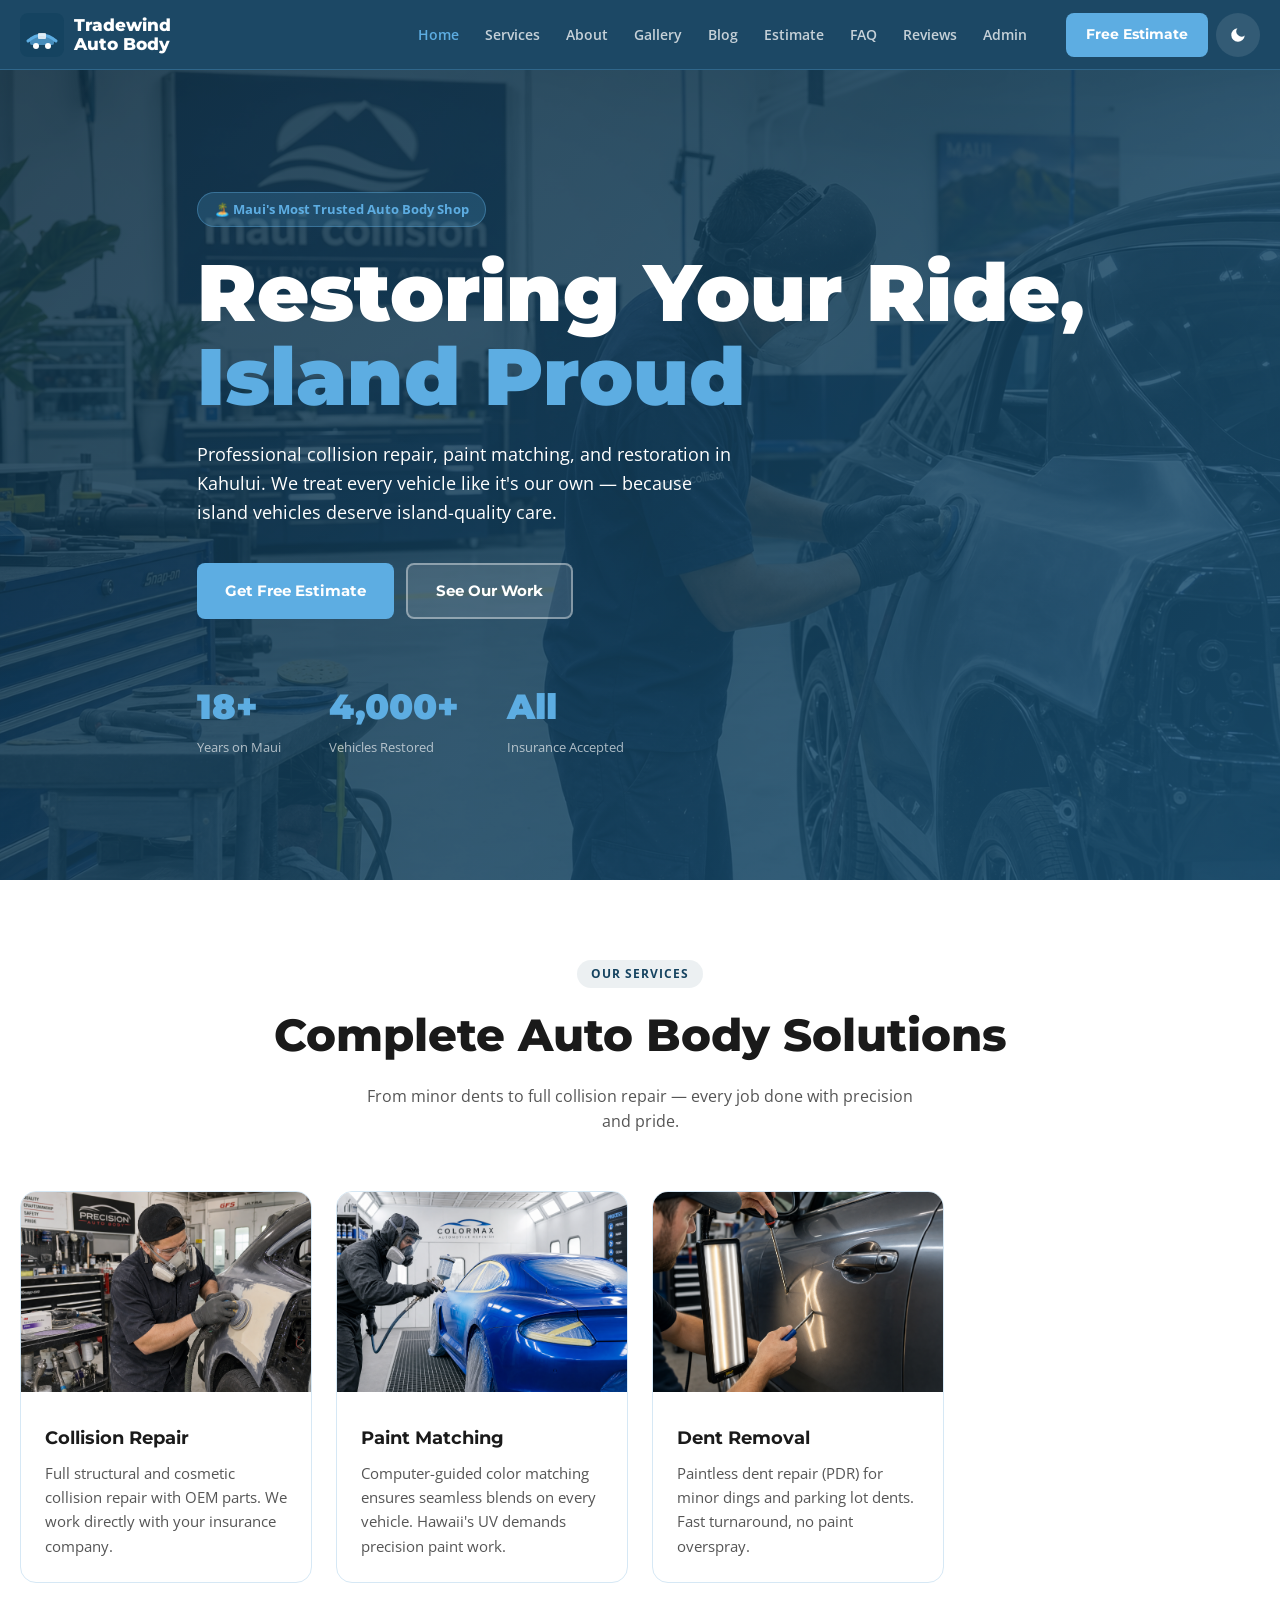
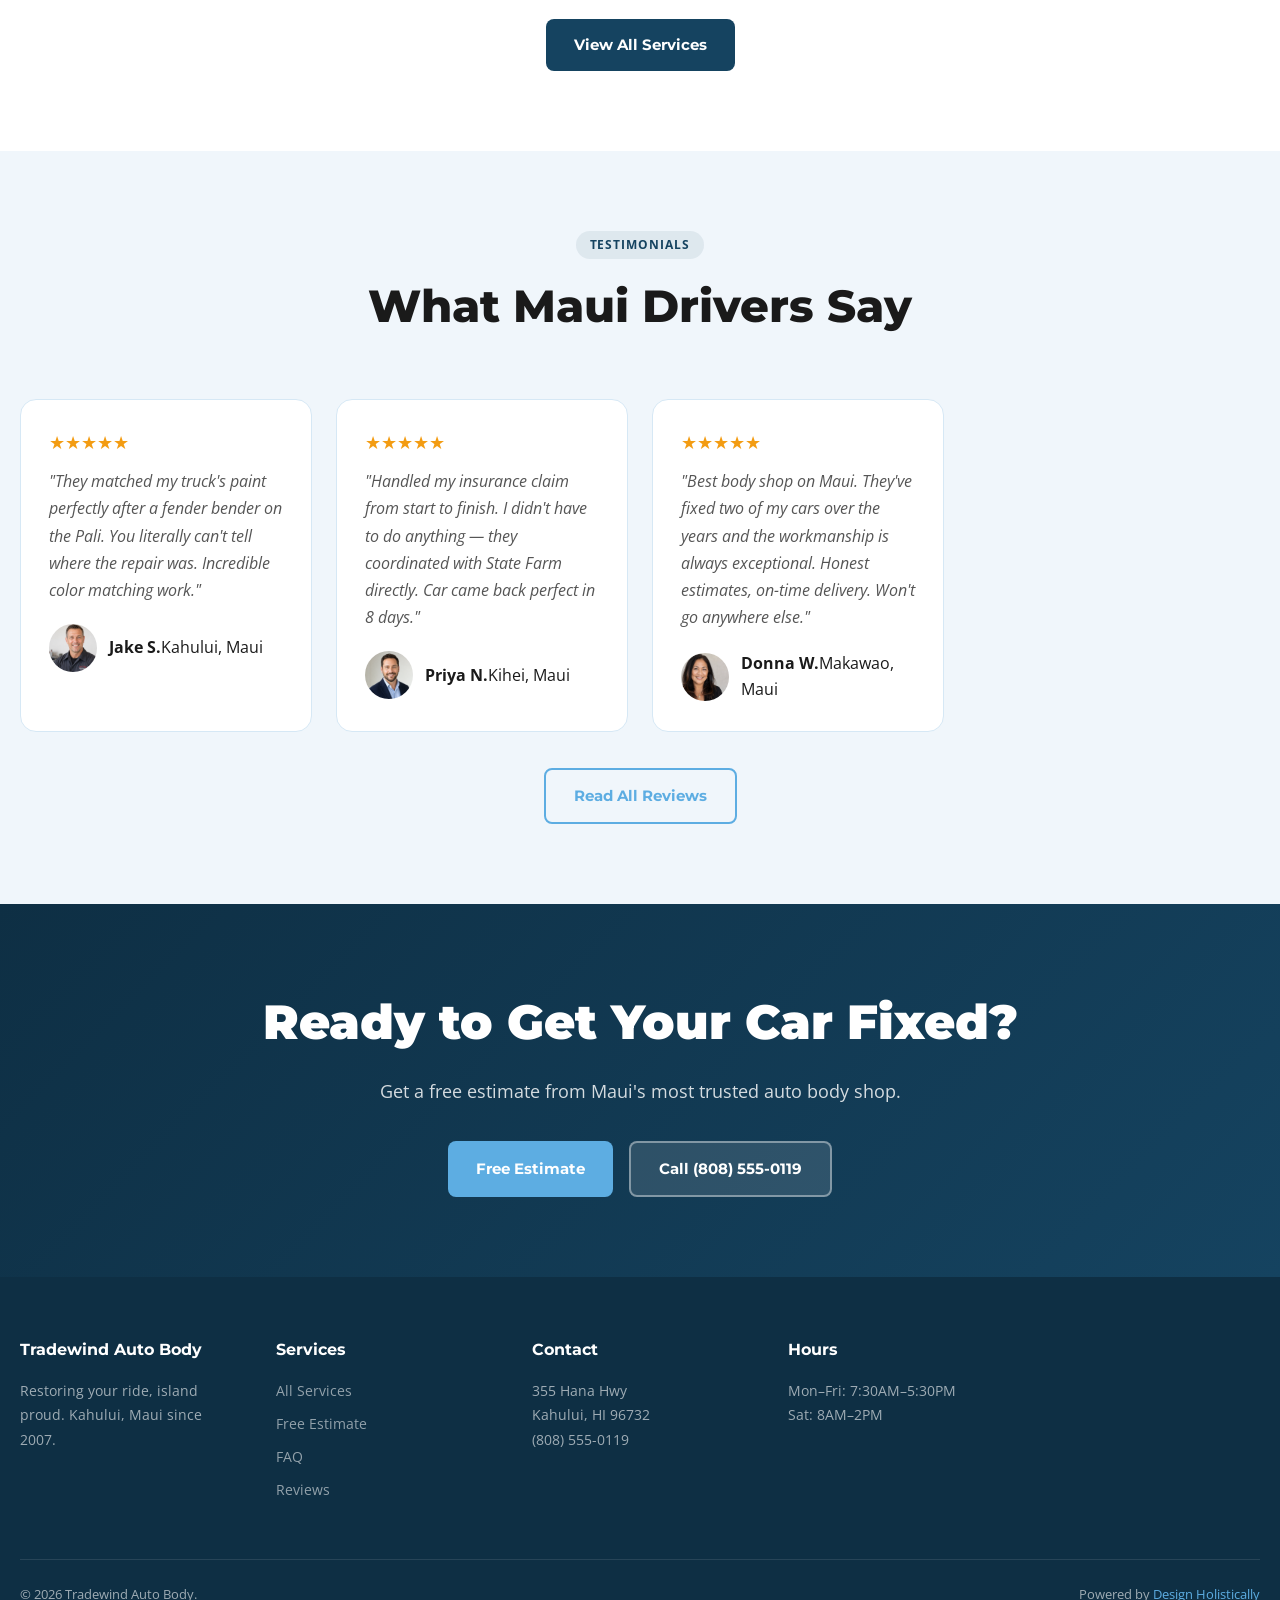
<file: index.html>
<!DOCTYPE html><html lang="en" data-theme="light">
<head><meta charset="UTF-8"><meta name="viewport" content="width=device-width, initial-scale=1.0">
<title>Tradewind Auto Body — Restoring Your Ride, Island Proud | Kahului, Maui</title>
<meta name="description" content="Tradewind Auto Body in Kahului, Maui. Collision repair, paint matching, dent removal, frame straightening, insurance claims. Professional auto body on Maui.">
<meta property="og:title" content="Tradewind Auto Body — Kahului, Maui">
<meta property="og:image" content="images/hero.png">
<link rel="stylesheet" href="css/style.css">
<script type="application/ld+json">{"@context":"https://schema.org","@type":"AutoRepair","name":"Tradewind Auto Body","address":{"@type":"PostalAddress","streetAddress":"355 Hana Hwy","addressLocality":"Kahului","addressRegion":"HI","postalCode":"96732"},"telephone":"(808) 555-0119","priceRange":"$$"}</script>
  <link rel="icon" type="image/x-icon" href="images/favicon.ico">
  <link rel="icon" type="image/png" sizes="32x32" href="images/favicon-32x32.png">
  <link rel="icon" type="image/png" sizes="16x16" href="images/favicon-16x16.png">
  <link rel="apple-touch-icon" sizes="180x180" href="images/apple-touch-icon.png">
</head><body>
<header class="site-header"><div class="header-inner">
<a href="index.html" class="logo-wrap"><svg width="44" height="44" viewBox="0 0 44 44" fill="none" aria-hidden="true">
  <rect width="44" height="44" rx="8" fill="#154360"/>
  <path d="M8 28 Q22 16 36 28" stroke="#5DADE2" stroke-width="3" fill="none" stroke-linecap="round"/>
  <rect x="10" y="24" width="24" height="8" rx="2" fill="#5DADE2" opacity="0.7"/>
  <circle cx="16" cy="33" r="3" fill="white"/>
  <circle cx="28" cy="33" r="3" fill="white"/>
  <rect x="18" y="20" width="8" height="6" rx="1" fill="white" opacity="0.8"/>
</svg><span>Tradewind<br>Auto Body</span></a>
<nav class="nav-links"><a href="index.html" class="active">Home</a><a href="services.html">Services</a><a href="about.html">About</a><a href="gallery.html">Gallery</a><a href="blog.html">Blog</a><a href="booking.html">Estimate</a><a href="faq.html">FAQ</a><a href="reviews.html">Reviews</a><a href="admin.html">Admin</a></nav>
<div class="header-actions"><a href="booking.html" class="btn-cta-header">Free Estimate</a><button class="btn-dark-toggle" id="darkToggle" aria-label="Toggle dark mode"><svg viewBox="0 0 24 24"><path d="M21 12.79A9 9 0 1111.21 3 7 7 0 0021 12.79z"/></svg></button><button class="hamburger" id="hamburger" aria-label="Open menu" aria-expanded="false"><span></span><span></span><span></span></button></div>
</div></header>
<nav class="mobile-nav" id="mobileNav"><a href="index.html">Home</a><a href="services.html">Services</a><a href="about.html">About</a><a href="gallery.html">Gallery</a><a href="blog.html">Blog</a><a href="booking.html">Estimate</a><a href="faq.html">FAQ</a><a href="reviews.html">Reviews</a><a href="admin.html">Admin</a></nav>
<section class="hero">
  <div class="hero-bg"><img src="images/hero.png" alt="Tradewind Auto Body Hawaii" loading="eager" style="width:100%;height:100%;object-fit:cover;position:absolute;inset:0;"></div>
  <div class="hero-content">
    <div class="hero-badge">🏝️ Maui's Most Trusted Auto Body Shop</div>
    <h1>Restoring Your Ride,<br><span>Island Proud</span></h1>
    <p>Professional collision repair, paint matching, and restoration in Kahului. We treat every vehicle like it's our own — because island vehicles deserve island-quality care.</p>
    <div class="hero-ctas">
      <a href="booking.html" class="btn btn-accent">Get Free Estimate</a>
      <a href="gallery.html" class="btn btn-ghost">See Our Work</a>
    </div>
    <div class="hero-stats">
      <div class="hero-stat"><div class="num">18+</div><div class="lbl">Years on Maui</div></div>
      <div class="hero-stat"><div class="num">4,000+</div><div class="lbl">Vehicles Restored</div></div>
      <div class="hero-stat"><div class="num">All</div><div class="lbl">Insurance Accepted</div></div>
    </div>
  </div>
</section>

<section class="section">
  <div class="container">
    <div class="section-header fade-up"><div class="section-tag">Our Services</div><h2>Complete Auto Body Solutions</h2><p>From minor dents to full collision repair — every job done with precision and pride.</p></div>
    <div class="grid-3">
      <div class="card fade-up"><img src="images/service-collision.png" alt="Collision Repair" class="card-img"><div class="card-body"><h3>Collision Repair</h3><p>Full structural and cosmetic collision repair with OEM parts. We work directly with your insurance company.</p></div></div>
      <div class="card fade-up"><img src="images/service-paint.png" alt="Paint Matching" class="card-img"><div class="card-body"><h3>Paint Matching</h3><p>Computer-guided color matching ensures seamless blends on every vehicle. Hawaii's UV demands precision paint work.</p></div></div>
      <div class="card fade-up"><img src="images/service-dent.png" alt="Dent Removal" class="card-img"><div class="card-body"><h3>Dent Removal</h3><p>Paintless dent repair (PDR) for minor dings and parking lot dents. Fast turnaround, no paint overspray.</p></div></div>
    </div>
    <div style="text-align:center;margin-top:36px"><a href="services.html" class="btn btn-primary">View All Services</a></div>
  </div>
</section>

<section class="section section-alt">
  <div class="container">
    <div class="section-header fade-up"><div class="section-tag">Testimonials</div><h2>What Maui Drivers Say</h2></div>
    <div class="grid-3">
      <div class="testimonial-card fade-up"><div class="stars">★★★★★</div><p>"They matched my truck's paint perfectly after a fender bender on the Pali. You literally can't tell where the repair was. Incredible color matching work."</p><div class="testi-author"><img src="images/avatar-1.png" alt="Jake S"><div><strong>Jake S.</strong><span>Kahului, Maui</span></div></div></div>
      <div class="testimonial-card fade-up"><div class="stars">★★★★★</div><p>"Handled my insurance claim from start to finish. I didn't have to do anything — they coordinated with State Farm directly. Car came back perfect in 8 days."</p><div class="testi-author"><img src="images/avatar-2.png" alt="Priya N"><div><strong>Priya N.</strong><span>Kihei, Maui</span></div></div></div>
      <div class="testimonial-card fade-up"><div class="stars">★★★★★</div><p>"Best body shop on Maui. They've fixed two of my cars over the years and the workmanship is always exceptional. Honest estimates, on-time delivery. Won't go anywhere else."</p><div class="testi-author"><img src="images/avatar-3.png" alt="Donna W"><div><strong>Donna W.</strong><span>Makawao, Maui</span></div></div></div>
    </div>
    <div style="text-align:center;margin-top:36px"><a href="reviews.html" class="btn btn-outline">Read All Reviews</a></div>
  </div>
</section>

<section class="cta-section">
  <div class="container"><h2>Ready to Get Your Car Fixed?</h2><p>Get a free estimate from Maui's most trusted auto body shop.</p>
  <div style="display:flex;gap:16px;justify-content:center;flex-wrap:wrap"><a href="booking.html" class="btn btn-accent">Free Estimate</a><a href="tel:8085550119" class="btn btn-ghost">Call (808) 555-0119</a></div></div>
</section>
<footer class="site-footer"><div class="footer-grid">
<div class="footer-col"><h4>Tradewind Auto Body</h4><p>Restoring your ride, island proud. Kahului, Maui since 2007.</p></div>
<div class="footer-col"><h4>Services</h4><a href="services.html">All Services</a><a href="booking.html">Free Estimate</a><a href="faq.html">FAQ</a><a href="reviews.html">Reviews</a></div>
<div class="footer-col"><h4>Contact</h4><p>355 Hana Hwy<br>Kahului, HI 96732<br>(808) 555-0119</p></div>
<div class="footer-col"><h4>Hours</h4><p>Mon–Fri: 7:30AM–5:30PM<br>Sat: 8AM–2PM</p></div>
</div><div class="footer-bottom"><span>© 2026 Tradewind Auto Body.</span><span>Powered by <a href="https://designholistically.com" target="_blank">Design Holistically</a></span></div></footer>
<button class="back-to-top" id="backToTop" aria-label="Back to top">↑</button><script src="js/main.js"></script></body></html>
</file>
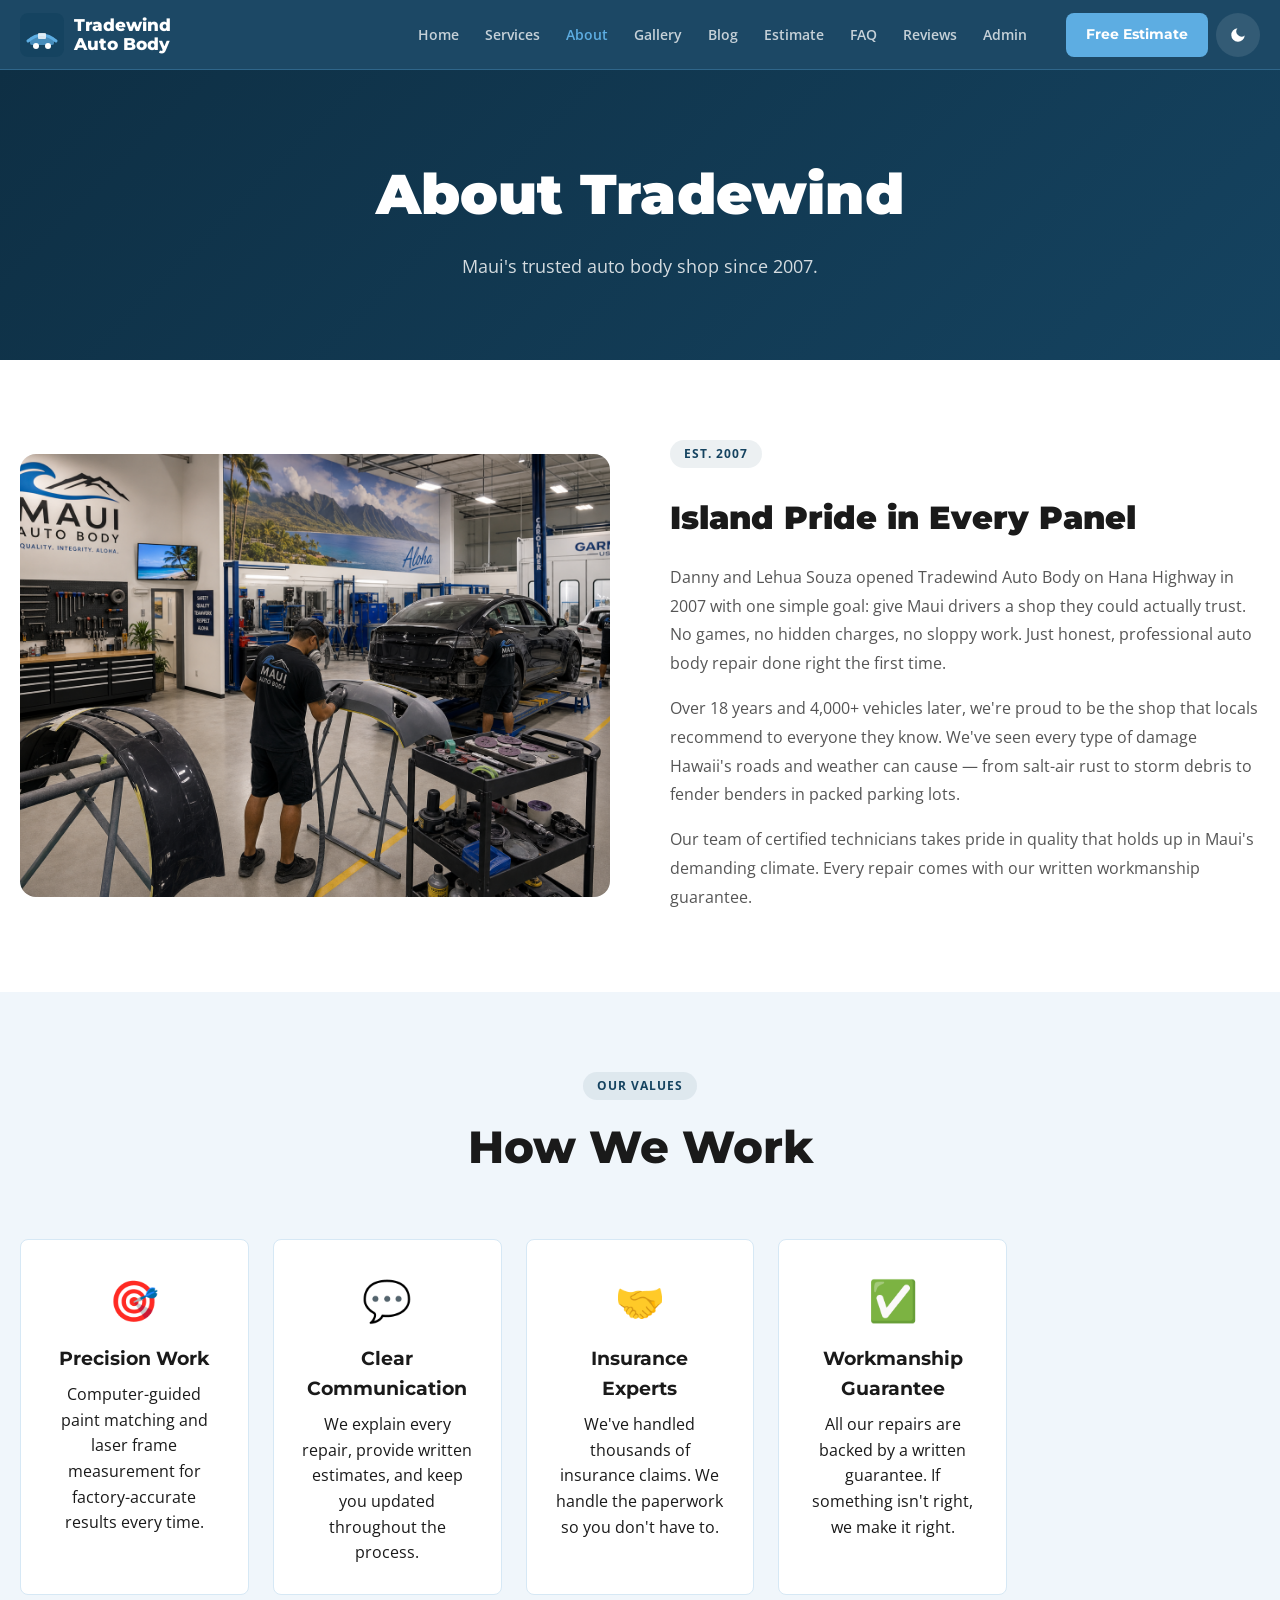
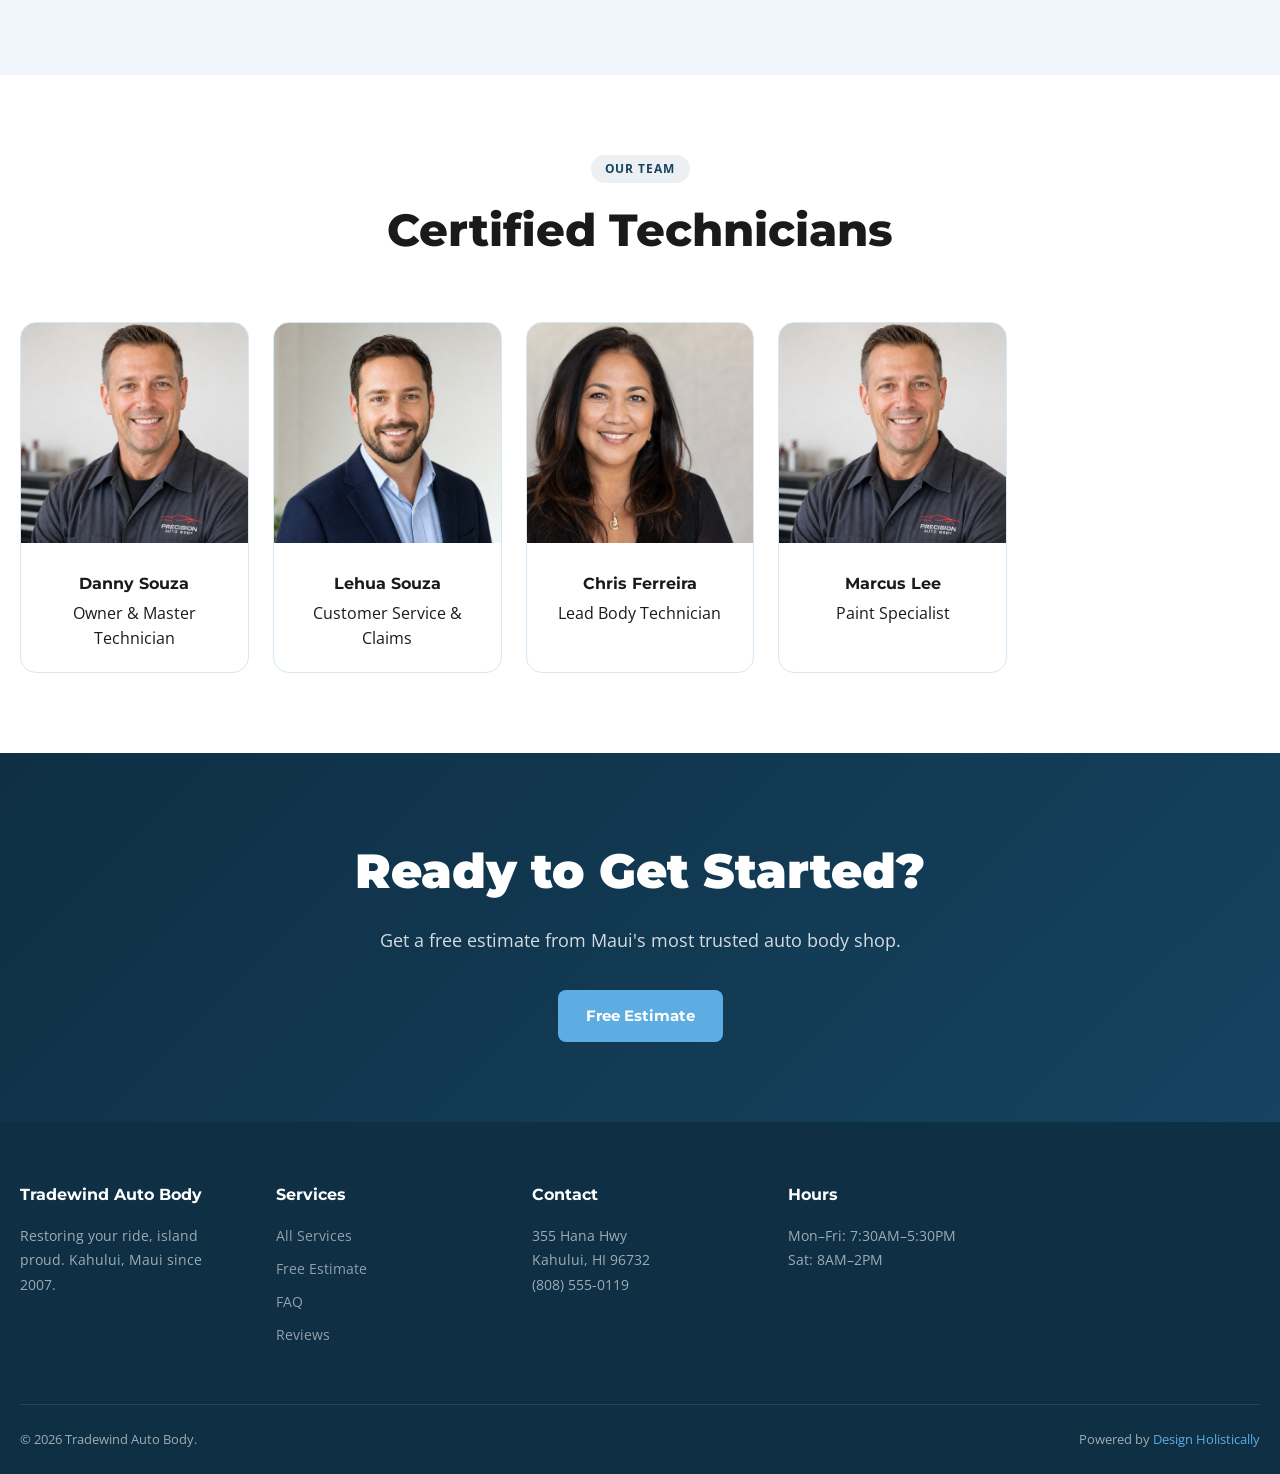
<file: about.html>
<!DOCTYPE html><html lang="en" data-theme="light"><head><meta charset="UTF-8"><meta name="viewport" content="width=device-width, initial-scale=1.0"><title>About — Tradewind Auto Body | Kahului, Maui</title><link rel="stylesheet" href="css/style.css">  <link rel="icon" type="image/x-icon" href="images/favicon.ico">
  <link rel="icon" type="image/png" sizes="32x32" href="images/favicon-32x32.png">
  <link rel="icon" type="image/png" sizes="16x16" href="images/favicon-16x16.png">
  <link rel="apple-touch-icon" sizes="180x180" href="images/apple-touch-icon.png">
</head><body>
<header class="site-header"><div class="header-inner">
<a href="index.html" class="logo-wrap"><svg width="44" height="44" viewBox="0 0 44 44" fill="none" aria-hidden="true">
  <rect width="44" height="44" rx="8" fill="#154360"/>
  <path d="M8 28 Q22 16 36 28" stroke="#5DADE2" stroke-width="3" fill="none" stroke-linecap="round"/>
  <rect x="10" y="24" width="24" height="8" rx="2" fill="#5DADE2" opacity="0.7"/>
  <circle cx="16" cy="33" r="3" fill="white"/>
  <circle cx="28" cy="33" r="3" fill="white"/>
  <rect x="18" y="20" width="8" height="6" rx="1" fill="white" opacity="0.8"/>
</svg><span>Tradewind<br>Auto Body</span></a>
<nav class="nav-links"><a href="index.html">Home</a><a href="services.html">Services</a><a href="about.html" class="active">About</a><a href="gallery.html">Gallery</a><a href="blog.html">Blog</a><a href="booking.html">Estimate</a><a href="faq.html">FAQ</a><a href="reviews.html">Reviews</a><a href="admin.html">Admin</a></nav>
<div class="header-actions"><a href="booking.html" class="btn-cta-header">Free Estimate</a><button class="btn-dark-toggle" id="darkToggle" aria-label="Toggle dark mode"><svg viewBox="0 0 24 24"><path d="M21 12.79A9 9 0 1111.21 3 7 7 0 0021 12.79z"/></svg></button><button class="hamburger" id="hamburger" aria-label="Open menu" aria-expanded="false"><span></span><span></span><span></span></button></div>
</div></header>
<nav class="mobile-nav" id="mobileNav"><a href="index.html">Home</a><a href="services.html">Services</a><a href="about.html">About</a><a href="gallery.html">Gallery</a><a href="blog.html">Blog</a><a href="booking.html">Estimate</a><a href="faq.html">FAQ</a><a href="reviews.html">Reviews</a><a href="admin.html">Admin</a></nav>
<div class="page-hero"><h1>About Tradewind</h1><p>Maui's trusted auto body shop since 2007.</p></div>
<section class="section"><div class="container"><div class="about-story fade-up">
<img src="images/blog-4.png" alt="Tradewind Auto Body shop">
<div><div class="section-tag">Est. 2007</div><h2 style="font-family:'Montserrat',sans-serif;font-weight:900;font-size:2rem;margin:12px 0 20px">Island Pride in Every Panel</h2>
<p style="color:var(--text-muted);line-height:1.8;margin-bottom:16px">Danny and Lehua Souza opened Tradewind Auto Body on Hana Highway in 2007 with one simple goal: give Maui drivers a shop they could actually trust. No games, no hidden charges, no sloppy work. Just honest, professional auto body repair done right the first time.</p>
<p style="color:var(--text-muted);line-height:1.8;margin-bottom:16px">Over 18 years and 4,000+ vehicles later, we're proud to be the shop that locals recommend to everyone they know. We've seen every type of damage Hawaii's roads and weather can cause — from salt-air rust to storm debris to fender benders in packed parking lots.</p>
<p style="color:var(--text-muted);line-height:1.8">Our team of certified technicians takes pride in quality that holds up in Maui's demanding climate. Every repair comes with our written workmanship guarantee.</p>
</div></div></div></section>
<section class="section section-alt"><div class="container">
<div class="section-header fade-up"><div class="section-tag">Our Values</div><h2>How We Work</h2></div>
<div class="values-grid">
<div class="value-card fade-up"><div class="value-icon">🎯</div><h3>Precision Work</h3><p>Computer-guided paint matching and laser frame measurement for factory-accurate results every time.</p></div>
<div class="value-card fade-up"><div class="value-icon">💬</div><h3>Clear Communication</h3><p>We explain every repair, provide written estimates, and keep you updated throughout the process.</p></div>
<div class="value-card fade-up"><div class="value-icon">🤝</div><h3>Insurance Experts</h3><p>We've handled thousands of insurance claims. We handle the paperwork so you don't have to.</p></div>
<div class="value-card fade-up"><div class="value-icon">✅</div><h3>Workmanship Guarantee</h3><p>All our repairs are backed by a written guarantee. If something isn't right, we make it right.</p></div>
</div></div></section>
<section class="section"><div class="container">
<div class="section-header fade-up"><div class="section-tag">Our Team</div><h2>Certified Technicians</h2></div>
<div class="team-grid">
<div class="team-card fade-up"><img src="images/avatar-1.png" alt="Danny Souza"><div class="team-card-body"><strong>Danny Souza</strong><span>Owner & Master Technician</span></div></div>
<div class="team-card fade-up"><img src="images/avatar-2.png" alt="Lehua Souza"><div class="team-card-body"><strong>Lehua Souza</strong><span>Customer Service & Claims</span></div></div>
<div class="team-card fade-up"><img src="images/avatar-3.png" alt="Chris Ferreira"><div class="team-card-body"><strong>Chris Ferreira</strong><span>Lead Body Technician</span></div></div>
<div class="team-card fade-up"><img src="images/avatar-1.png" alt="Marcus Lee"><div class="team-card-body"><strong>Marcus Lee</strong><span>Paint Specialist</span></div></div>
</div></div></section>
<section class="cta-section"><div class="container"><h2>Ready to Get Started?</h2><p>Get a free estimate from Maui's most trusted auto body shop.</p><a href="booking.html" class="btn btn-accent">Free Estimate</a></div></section>
<footer class="site-footer"><div class="footer-grid">
<div class="footer-col"><h4>Tradewind Auto Body</h4><p>Restoring your ride, island proud. Kahului, Maui since 2007.</p></div>
<div class="footer-col"><h4>Services</h4><a href="services.html">All Services</a><a href="booking.html">Free Estimate</a><a href="faq.html">FAQ</a><a href="reviews.html">Reviews</a></div>
<div class="footer-col"><h4>Contact</h4><p>355 Hana Hwy<br>Kahului, HI 96732<br>(808) 555-0119</p></div>
<div class="footer-col"><h4>Hours</h4><p>Mon–Fri: 7:30AM–5:30PM<br>Sat: 8AM–2PM</p></div>
</div><div class="footer-bottom"><span>© 2026 Tradewind Auto Body.</span><span>Powered by <a href="https://designholistically.com" target="_blank">Design Holistically</a></span></div></footer>
<button class="back-to-top" id="backToTop" aria-label="Back to top">↑</button><script src="js/main.js"></script></body></html>
</file>
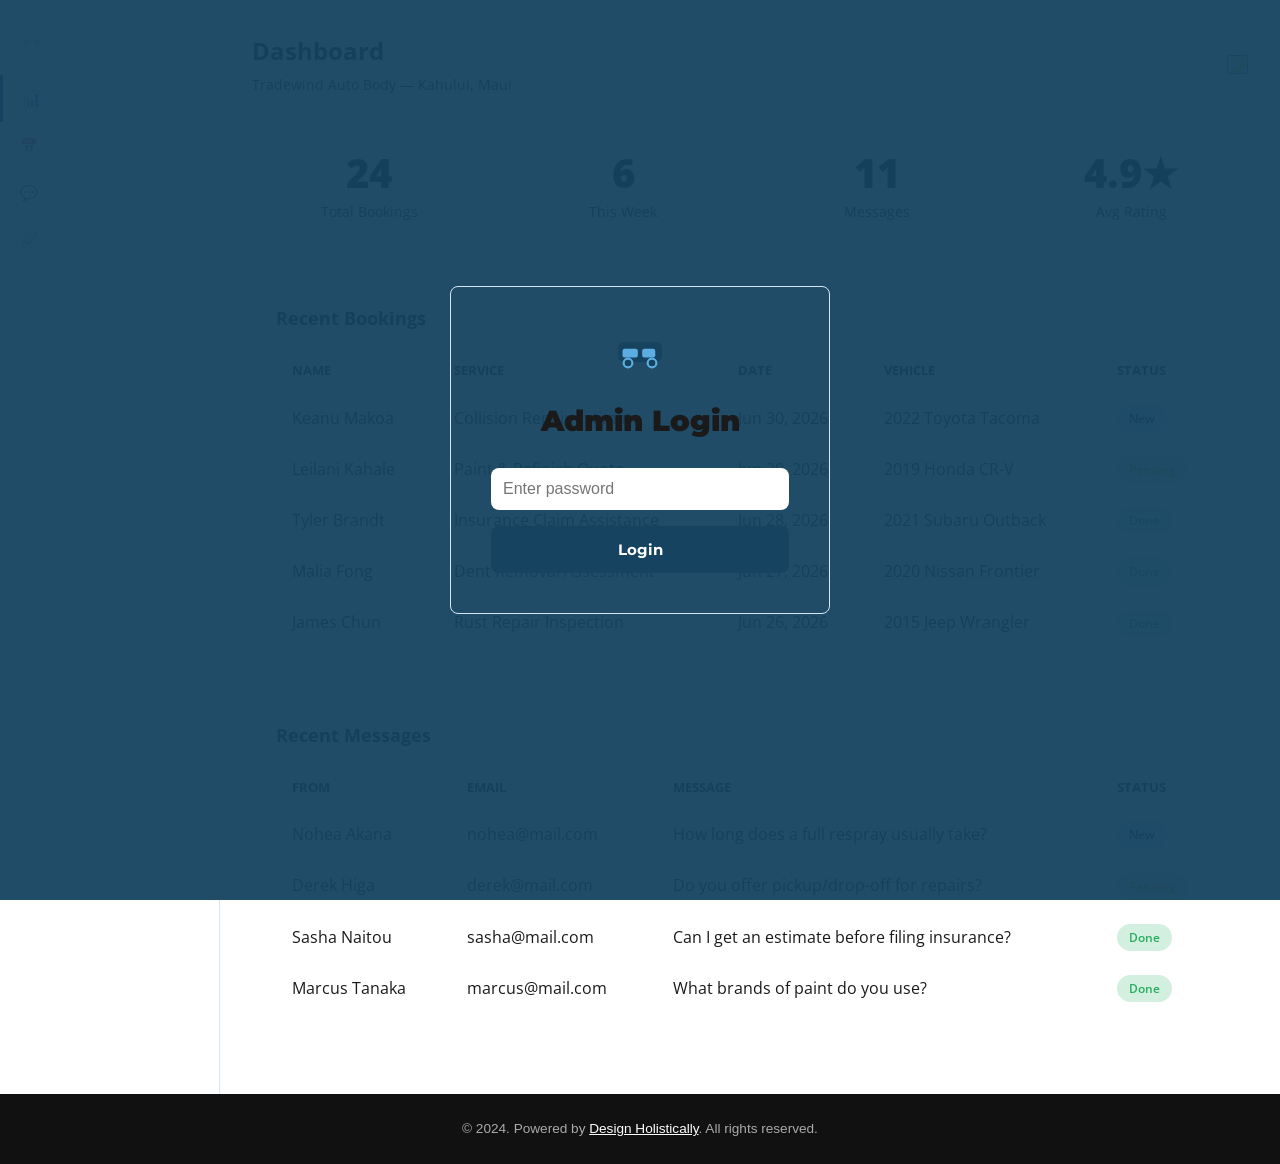
<file: admin.html>
<!DOCTYPE html>
<html lang="en" data-theme="light">
<head>
  <meta charset="UTF-8"/>
  <meta name="viewport" content="width=device-width, initial-scale=1.0"/>
  <title>Admin Dashboard | Tradewind Auto Body</title>
  <link rel="stylesheet" href="css/style.css"/>
  <style>
    .admin-layout{display:flex;min-height:100vh;}
    .admin-sidebar{width:220px;background:var(--clr-primary);color:#fff;padding:1.5rem 0;flex-shrink:0;}
    .admin-sidebar .sidebar-logo{padding:0 1.25rem 1.5rem;border-bottom:1px solid rgba(255,255,255,.2);font-weight:700;font-size:1rem;display:flex;align-items:center;gap:.5rem;}
    .admin-nav a{display:block;padding:.75rem 1.25rem;color:rgba(255,255,255,.85);text-decoration:none;transition:background .2s;}
    .admin-nav a:hover,.admin-nav a.active{background:rgba(255,255,255,.15);color:#fff;}
    .admin-main{flex:1;padding:2rem;background:var(--clr-bg);}
    .admin-header{display:flex;justify-content:space-between;align-items:center;margin-bottom:2rem;}
    .stats-grid{display:grid;grid-template-columns:repeat(auto-fit,minmax(180px,1fr));gap:1.25rem;margin-bottom:2rem;}
    .stat-card{background:var(--clr-surface);border-radius:var(--radius);padding:1.5rem;text-align:center;border-top:4px solid var(--clr-accent);}
    .stat-card .stat-num{font-size:2.5rem;font-weight:800;color:var(--clr-primary);line-height:1;}
    .stat-card .stat-label{font-size:.875rem;color:var(--clr-muted);margin-top:.5rem;}
    .admin-table-wrap{background:var(--clr-surface);border-radius:var(--radius);padding:1.5rem;margin-bottom:1.5rem;overflow-x:auto;}
    .admin-table-wrap h2{margin-bottom:1rem;font-size:1.1rem;}
    table{width:100%;border-collapse:collapse;}
    th,td{padding:.75rem 1rem;text-align:left;border-bottom:1px solid var(--clr-border);}
    th{font-weight:700;color:var(--clr-muted);font-size:.8rem;text-transform:uppercase;}
    .badge{padding:.25rem .75rem;border-radius:2rem;font-size:.75rem;font-weight:600;}
    .badge-new{background:rgba(93,173,226,.2);color:var(--clr-accent);}
    .badge-pending{background:rgba(243,156,18,.2);color:#F39C12;}
    .badge-done{background:rgba(39,174,96,.2);color:#27AE60;}
    #loginOverlay{position:fixed;inset:0;background:rgba(21,67,96,.95);display:flex;align-items:center;justify-content:center;z-index:9999;}
    .login-box{background:var(--clr-surface);border-radius:var(--radius);padding:2.5rem;width:100%;max-width:380px;text-align:center;}
    .login-box h2{margin-bottom:1.5rem;color:var(--clr-primary);}
    #loginError{color:#e74c3c;margin-top:.75rem;display:none;font-size:.875rem;}
    @media(max-width:768px){.admin-sidebar{display:none;}.admin-main{padding:1rem;}}
  </style>
  <link rel="icon" type="image/x-icon" href="images/favicon.ico">
  <link rel="icon" type="image/png" sizes="32x32" href="images/favicon-32x32.png">
  <link rel="icon" type="image/png" sizes="16x16" href="images/favicon-16x16.png">
  <link rel="apple-touch-icon" sizes="180x180" href="images/apple-touch-icon.png">
</head>
<body>
  <div id="loginOverlay">
    <div class="login-box">
      <svg width="48" height="48" viewBox="0 0 44 44" fill="none" style="margin:0 auto 1rem">
        <rect x="2" y="14" width="40" height="18" rx="5" fill="#154360"/>
        <rect x="6" y="20" width="14" height="8" rx="2" fill="#5DADE2"/>
        <rect x="24" y="20" width="12" height="8" rx="2" fill="#5DADE2"/>
        <circle cx="11" cy="33" r="4" fill="#154360" stroke="#5DADE2" stroke-width="2"/>
        <circle cx="33" cy="33" r="4" fill="#154360" stroke="#5DADE2" stroke-width="2"/>
      </svg>
      <h2>Admin Login</h2>
      <form id="loginForm">
        <input type="password" id="adminPw" placeholder="Enter password" style="width:100%;padding:.75rem;border-radius:var(--radius);border:2px solid var(--clr-border);font-size:1rem;margin-bottom:1rem;"/>
        <button type="submit" class="btn btn-primary" style="width:100%;">Login</button>
        <p id="loginError">Incorrect password. Try again.</p>
      </form>
    </div>
  </div>

  <div class="admin-layout">
    <aside class="admin-sidebar">
      <div class="sidebar-logo">
        <svg width="24" height="24" viewBox="0 0 44 44" fill="none">
          <rect x="2" y="14" width="40" height="18" rx="5" fill="rgba(255,255,255,.9)"/>
          <circle cx="11" cy="33" r="4" fill="rgba(255,255,255,.9)" stroke="#5DADE2" stroke-width="2"/>
          <circle cx="33" cy="33" r="4" fill="rgba(255,255,255,.9)" stroke="#5DADE2" stroke-width="2"/>
        </svg>
        Tradewind Admin
      </div>
      <nav class="admin-nav">
        <a href="#" class="active">📊 Dashboard</a>
        <a href="#bookings">📅 Bookings</a>
        <a href="#messages">💬 Messages</a>
        <a href="#stats">📈 Stats</a>
        <a href="index.html">← View Site</a>
      </nav>
    </aside>
    <main class="admin-main">
      <div class="admin-header">
        <div>
          <h1 style="font-size:1.5rem;margin-bottom:.25rem;">Dashboard</h1>
          <p style="color:var(--clr-muted);font-size:.875rem;">Tradewind Auto Body — Kahului, Maui</p>
        </div>
        <button class="dark-toggle" id="darkToggle" aria-label="Toggle dark mode">🌙</button>
      </div>

      <div class="stats-grid">
        <div class="stat-card"><div class="stat-num">24</div><div class="stat-label">Total Bookings</div></div>
        <div class="stat-card"><div class="stat-num">6</div><div class="stat-label">This Week</div></div>
        <div class="stat-card"><div class="stat-num">11</div><div class="stat-label">Messages</div></div>
        <div class="stat-card"><div class="stat-num">4.9★</div><div class="stat-label">Avg Rating</div></div>
      </div>

      <div class="admin-table-wrap" id="bookings">
        <h2>Recent Bookings</h2>
        <table>
          <thead><tr><th>Name</th><th>Service</th><th>Date</th><th>Vehicle</th><th>Status</th></tr></thead>
          <tbody>
            <tr><td>Keanu Makoa</td><td>Collision Repair Estimate</td><td>Jun 30, 2026</td><td>2022 Toyota Tacoma</td><td><span class="badge badge-new">New</span></td></tr>
            <tr><td>Leilani Kahale</td><td>Paint &amp; Refinish Quote</td><td>Jun 29, 2026</td><td>2019 Honda CR-V</td><td><span class="badge badge-pending">Pending</span></td></tr>
            <tr><td>Tyler Brandt</td><td>Insurance Claim Assistance</td><td>Jun 28, 2026</td><td>2021 Subaru Outback</td><td><span class="badge badge-done">Done</span></td></tr>
            <tr><td>Malia Fong</td><td>Dent Removal Assessment</td><td>Jun 27, 2026</td><td>2020 Nissan Frontier</td><td><span class="badge badge-done">Done</span></td></tr>
            <tr><td>James Chun</td><td>Rust Repair Inspection</td><td>Jun 26, 2026</td><td>2015 Jeep Wrangler</td><td><span class="badge badge-done">Done</span></td></tr>
          </tbody>
        </table>
      </div>

      <div class="admin-table-wrap" id="messages">
        <h2>Recent Messages</h2>
        <table>
          <thead><tr><th>From</th><th>Email</th><th>Message</th><th>Status</th></tr></thead>
          <tbody>
            <tr><td>Nohea Akana</td><td>nohea@mail.com</td><td>How long does a full respray usually take?</td><td><span class="badge badge-new">New</span></td></tr>
            <tr><td>Derek Higa</td><td>derek@mail.com</td><td>Do you offer pickup/drop-off for repairs?</td><td><span class="badge badge-pending">Pending</span></td></tr>
            <tr><td>Sasha Naitou</td><td>sasha@mail.com</td><td>Can I get an estimate before filing insurance?</td><td><span class="badge badge-done">Done</span></td></tr>
            <tr><td>Marcus Tanaka</td><td>marcus@mail.com</td><td>What brands of paint do you use?</td><td><span class="badge badge-done">Done</span></td></tr>
          </tbody>
        </table>
      </div>
    </main>
  </div>
  <script src="js/main.js"></script>

  <!-- Powered by Design Holistically -->
  <footer style="background:#111;color:#aaa;text-align:center;padding:1.5rem;font-size:0.85rem;font-family:sans-serif;">
    <p>&copy; 2024. Powered by <a href="https://designholistically.com" target="_blank" rel="noopener" style="color:#fff;text-decoration:underline;">Design Holistically</a>. All rights reserved.</p>
  </footer>

</body>
</html>
</file>
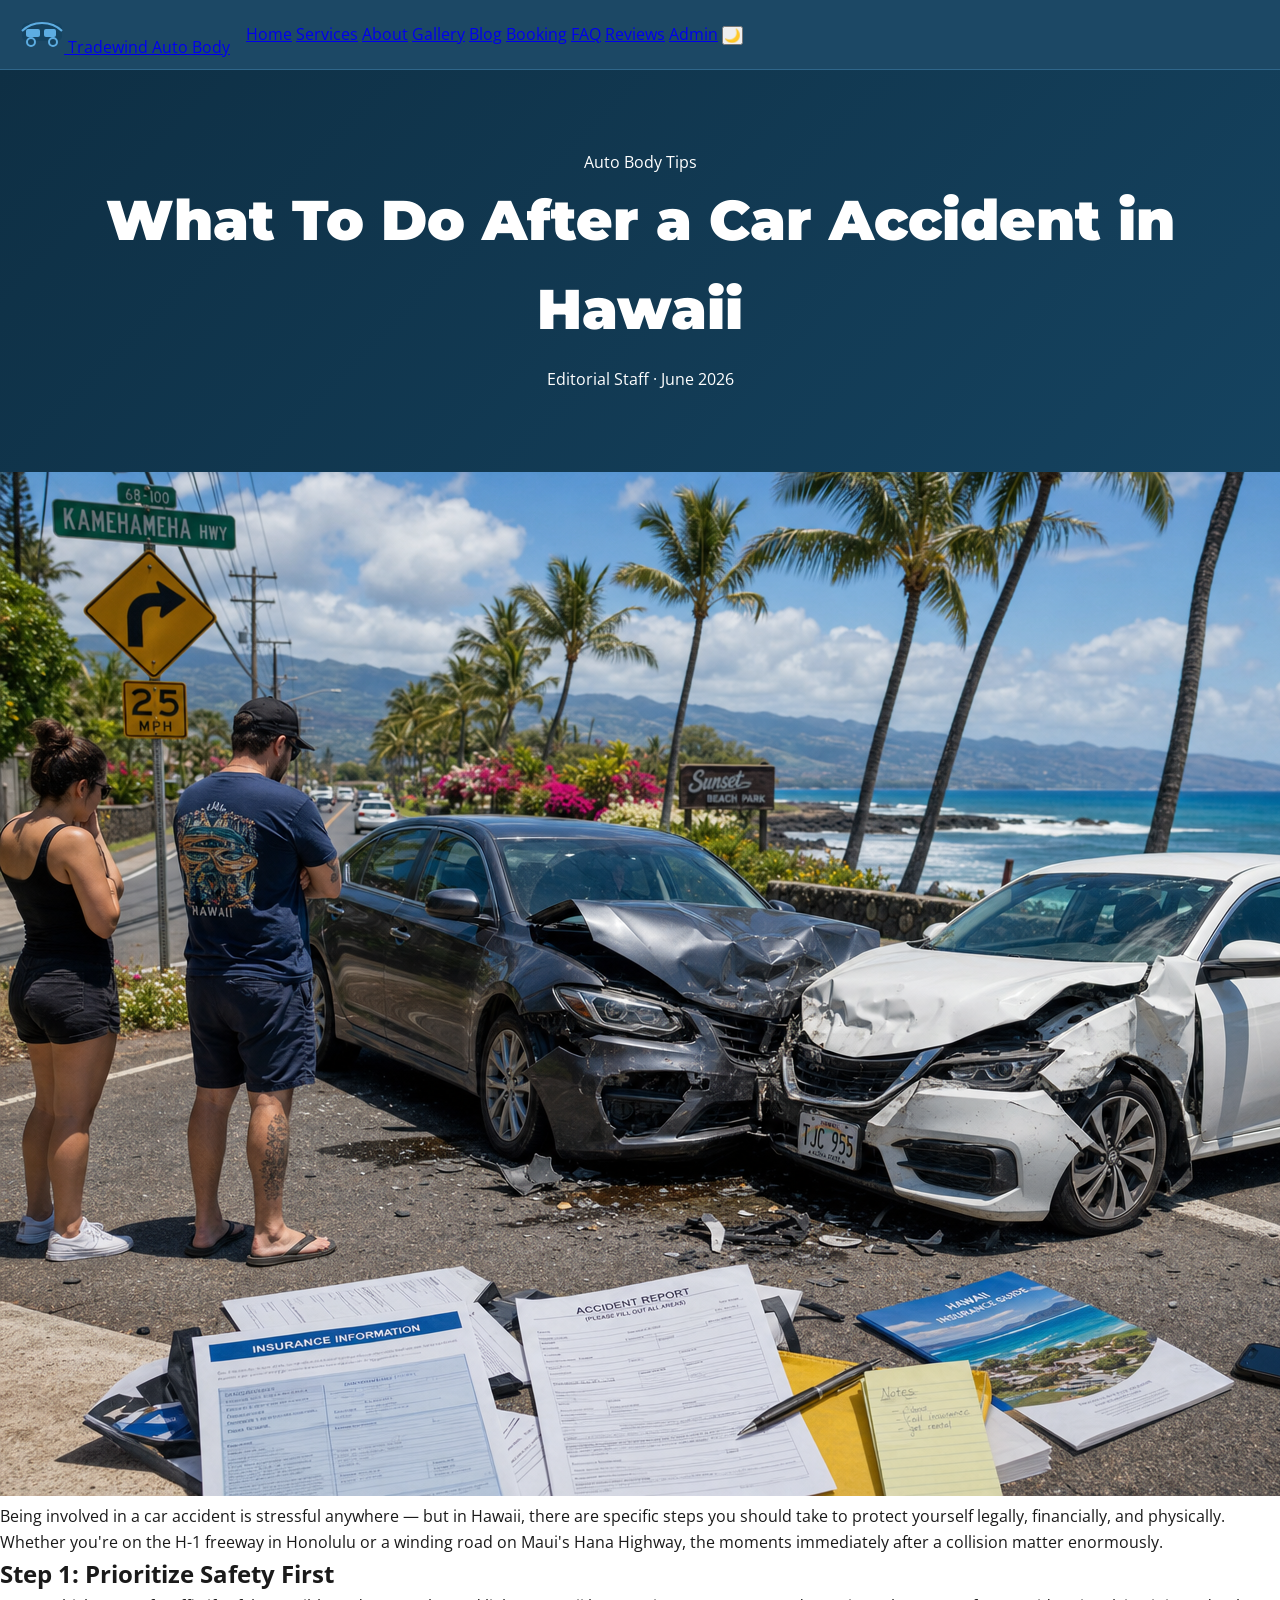
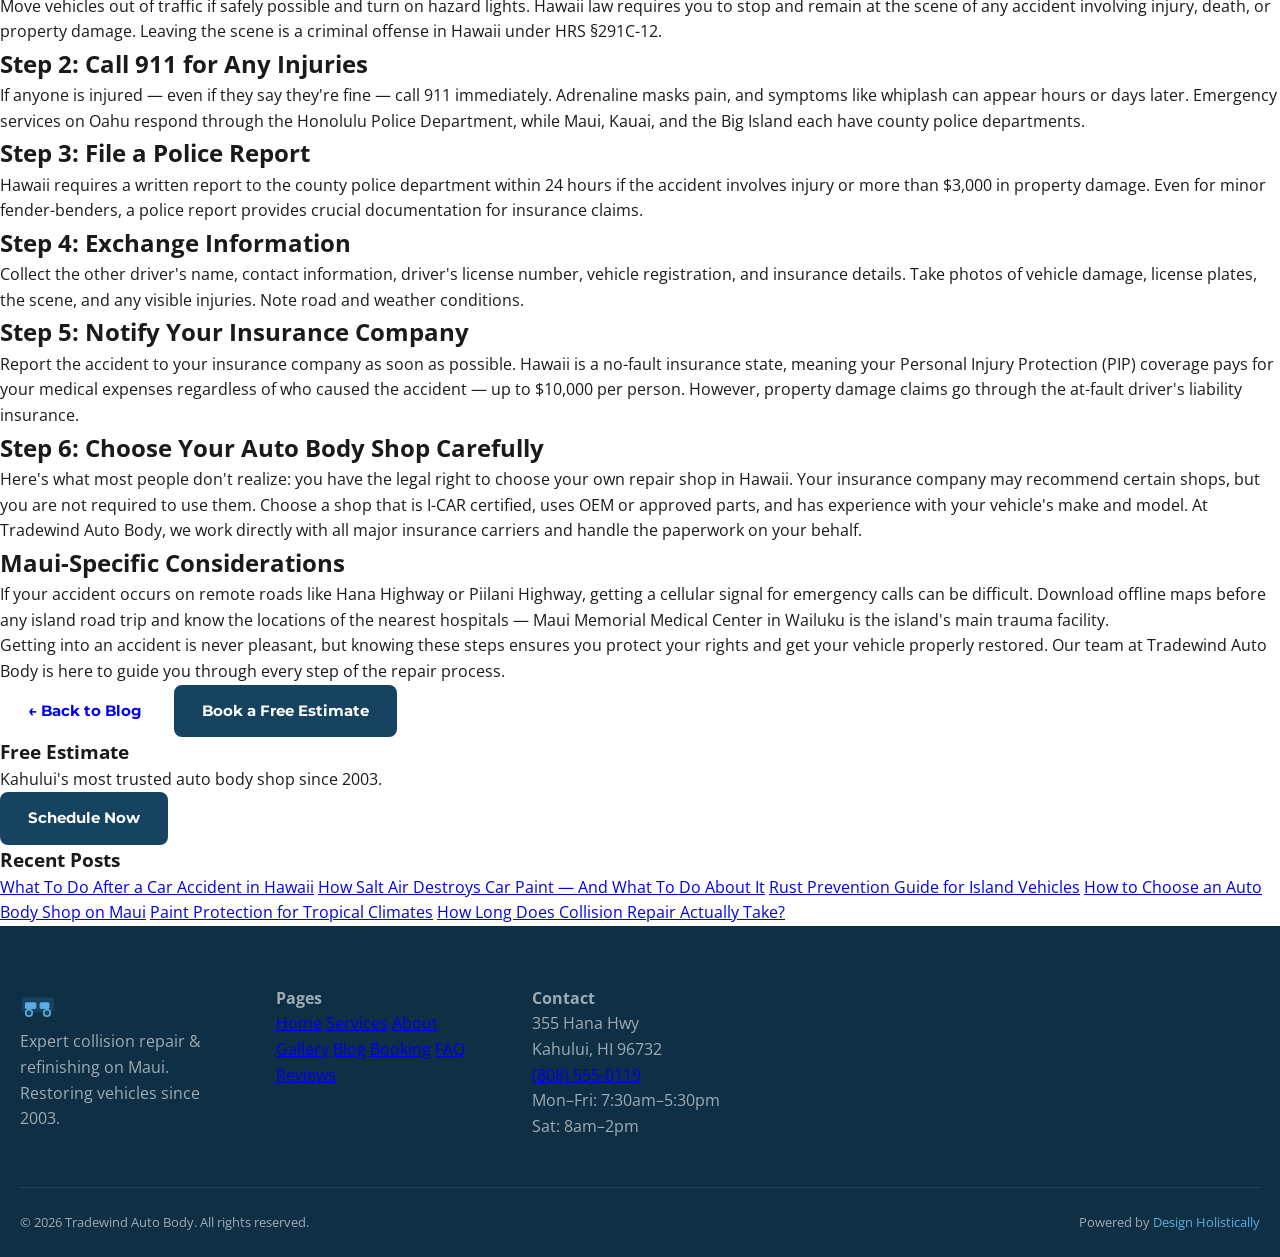
<file: blog-post-1.html>
<!DOCTYPE html>
<html lang="en" data-theme="light">
<head>
  <meta charset="UTF-8"/>
  <meta name="viewport" content="width=device-width, initial-scale=1.0"/>
  <title>What To Do After a Car Accident in Hawaii | Tradewind Auto Body — Kahului, Maui</title>
  <meta name="description" content="What To Do After a Car Accident in Hawaii — Expert advice from Tradewind Auto Body, Kahului, Maui."/>
  <meta property="og:title" content="What To Do After a Car Accident in Hawaii | Tradewind Auto Body"/>
  <meta property="og:description" content="What To Do After a Car Accident in Hawaii — Expert advice from Tradewind Auto Body, Kahului, Maui."/>
  <meta property="og:image" content="images/hero.png"/>
  <link rel="stylesheet" href="css/style.css"/>
  
  <link rel="icon" type="image/x-icon" href="images/favicon.ico">
  <link rel="icon" type="image/png" sizes="32x32" href="images/favicon-32x32.png">
  <link rel="icon" type="image/png" sizes="16x16" href="images/favicon-16x16.png">
  <link rel="apple-touch-icon" sizes="180x180" href="images/apple-touch-icon.png">
</head>
<body>

    <header class="site-header" id="siteHeader">
      <div class="header-inner container">
        <a href="index.html" class="logo" aria-label="Tradewind Auto Body Home">
          <svg width="44" height="44" viewBox="0 0 44 44" fill="none" aria-hidden="true">
            <rect x="2" y="14" width="40" height="18" rx="5" fill="#154360"/>
            <rect x="6" y="20" width="14" height="8" rx="2" fill="#5DADE2"/>
            <rect x="24" y="20" width="12" height="8" rx="2" fill="#5DADE2"/>
            <circle cx="11" cy="33" r="4" fill="#154360" stroke="#5DADE2" stroke-width="2"/>
            <circle cx="33" cy="33" r="4" fill="#154360" stroke="#5DADE2" stroke-width="2"/>
            <path d="M2 22 Q10 14 22 14 Q34 14 42 22" stroke="#5DADE2" stroke-width="2" fill="none"/>
          </svg>
          <span>Tradewind Auto Body</span>
        </a>
        <button class="hamburger" id="hamburger" aria-label="Toggle menu">
          <span></span><span></span><span></span>
        </button>
        <nav class="main-nav" id="mainNav">
          <a href="index.html">Home</a>
          <a href="services.html">Services</a>
          <a href="about.html">About</a>
          <a href="gallery.html">Gallery</a>
          <a href="blog.html">Blog</a>
          <a href="booking.html">Booking</a>
          <a href="faq.html">FAQ</a>
          <a href="reviews.html">Reviews</a>
          <a href="admin.html">Admin</a>
          <button class="dark-toggle" id="darkToggle" aria-label="Toggle dark mode">🌙</button>
        </nav>
      </div>
    </header>

    <section class="page-hero animate-in">
      <div class="container">
        <span class="blog-tag">Auto Body Tips</span>
        <h1>What To Do After a Car Accident in Hawaii</h1>
        <div class="post-meta"><span>Editorial Staff</span> · <span>June 2026</span></div>
      </div>
    </section>
    <div class="blog-post-layout container animate-in">
      <article class="post-content">
        <img src="images/blog-1.png" alt="What To Do After a Car Accident in Hawaii" class="post-hero-img" loading="lazy"/>
        <p>Being involved in a car accident is stressful anywhere — but in Hawaii, there are specific steps you should take to protect yourself legally, financially, and physically. Whether you're on the H-1 freeway in Honolulu or a winding road on Maui's Hana Highway, the moments immediately after a collision matter enormously.</p>

<h2>Step 1: Prioritize Safety First</h2>
<p>Move vehicles out of traffic if safely possible and turn on hazard lights. Hawaii law requires you to stop and remain at the scene of any accident involving injury, death, or property damage. Leaving the scene is a criminal offense in Hawaii under HRS §291C-12.</p>

<h2>Step 2: Call 911 for Any Injuries</h2>
<p>If anyone is injured — even if they say they're fine — call 911 immediately. Adrenaline masks pain, and symptoms like whiplash can appear hours or days later. Emergency services on Oahu respond through the Honolulu Police Department, while Maui, Kauai, and the Big Island each have county police departments.</p>

<h2>Step 3: File a Police Report</h2>
<p>Hawaii requires a written report to the county police department within 24 hours if the accident involves injury or more than $3,000 in property damage. Even for minor fender-benders, a police report provides crucial documentation for insurance claims.</p>

<h2>Step 4: Exchange Information</h2>
<p>Collect the other driver's name, contact information, driver's license number, vehicle registration, and insurance details. Take photos of vehicle damage, license plates, the scene, and any visible injuries. Note road and weather conditions.</p>

<h2>Step 5: Notify Your Insurance Company</h2>
<p>Report the accident to your insurance company as soon as possible. Hawaii is a no-fault insurance state, meaning your Personal Injury Protection (PIP) coverage pays for your medical expenses regardless of who caused the accident — up to $10,000 per person. However, property damage claims go through the at-fault driver's liability insurance.</p>

<h2>Step 6: Choose Your Auto Body Shop Carefully</h2>
<p>Here's what most people don't realize: you have the legal right to choose your own repair shop in Hawaii. Your insurance company may recommend certain shops, but you are not required to use them. Choose a shop that is I-CAR certified, uses OEM or approved parts, and has experience with your vehicle's make and model. At Tradewind Auto Body, we work directly with all major insurance carriers and handle the paperwork on your behalf.</p>

<h2>Maui-Specific Considerations</h2>
<p>If your accident occurs on remote roads like Hana Highway or Piilani Highway, getting a cellular signal for emergency calls can be difficult. Download offline maps before any island road trip and know the locations of the nearest hospitals — Maui Memorial Medical Center in Wailuku is the island's main trauma facility.</p>

<p>Getting into an accident is never pleasant, but knowing these steps ensures you protect your rights and get your vehicle properly restored. Our team at Tradewind Auto Body is here to guide you through every step of the repair process.</p>
        <div class="post-footer">
          <a href="blog.html" class="btn btn-secondary">← Back to Blog</a>
          <a href="booking.html" class="btn btn-primary">Book a Free Estimate</a>
        </div>
      </article>
      <aside class="post-sidebar">
        <div class="sidebar-card">
          <h3>Free Estimate</h3>
          <p>Kahului's most trusted auto body shop since 2003.</p>
          <a href="booking.html" class="btn btn-primary">Schedule Now</a>
        </div>
        <div class="sidebar-card">
          <h3>Recent Posts</h3>          <a href="blog-post-1.html" class="sidebar-link">What To Do After a Car Accident in Hawaii</a>
          <a href="blog-post-2.html" class="sidebar-link">How Salt Air Destroys Car Paint — And What To Do About It</a>
          <a href="blog-post-3.html" class="sidebar-link">Rust Prevention Guide for Island Vehicles</a>
          <a href="blog-post-4.html" class="sidebar-link">How to Choose an Auto Body Shop on Maui</a>
          <a href="blog-post-5.html" class="sidebar-link">Paint Protection for Tropical Climates</a>
          <a href="blog-post-6.html" class="sidebar-link">How Long Does Collision Repair Actually Take?</a>
        </div>
      </aside>
    </div>

    <footer class="site-footer">
      <div class="container">
        <div class="footer-grid">
          <div class="footer-brand">
            <svg width="36" height="36" viewBox="0 0 44 44" fill="none">
              <rect x="2" y="14" width="40" height="18" rx="5" fill="#154360"/>
              <rect x="6" y="20" width="14" height="8" rx="2" fill="#5DADE2"/>
              <rect x="24" y="20" width="12" height="8" rx="2" fill="#5DADE2"/>
              <circle cx="11" cy="33" r="4" fill="#154360" stroke="#5DADE2" stroke-width="2"/>
              <circle cx="33" cy="33" r="4" fill="#154360" stroke="#5DADE2" stroke-width="2"/>
            </svg>
            <p>Expert collision repair &amp; refinishing on Maui. Restoring vehicles since 2003.</p>
          </div>
          <div class="footer-links">
            <h4>Pages</h4>
            <a href="index.html">Home</a>
            <a href="services.html">Services</a>
            <a href="about.html">About</a>
            <a href="gallery.html">Gallery</a>
            <a href="blog.html">Blog</a>
            <a href="booking.html">Booking</a>
            <a href="faq.html">FAQ</a>
            <a href="reviews.html">Reviews</a>
          </div>
          <div class="footer-contact">
            <h4>Contact</h4>
            <p>355 Hana Hwy<br>Kahului, HI 96732</p>
            <p><a href="tel:+18085550119">(808) 555-0119</a></p>
            <p>Mon–Fri: 7:30am–5:30pm</p>
            <p>Sat: 8am–2pm</p>
          </div>
        </div>
        <div class="footer-bottom">
          <p>&copy; 2026 Tradewind Auto Body. All rights reserved.</p>
          <p>Powered by <a href="https://designholistically.com" target="_blank">Design Holistically</a></p>
        </div>
      </div>
    </footer>
    <button class="back-to-top" id="backToTop" aria-label="Back to top">↑</button>
    <script src="js/main.js"></script>
</body>
</html>
</file>
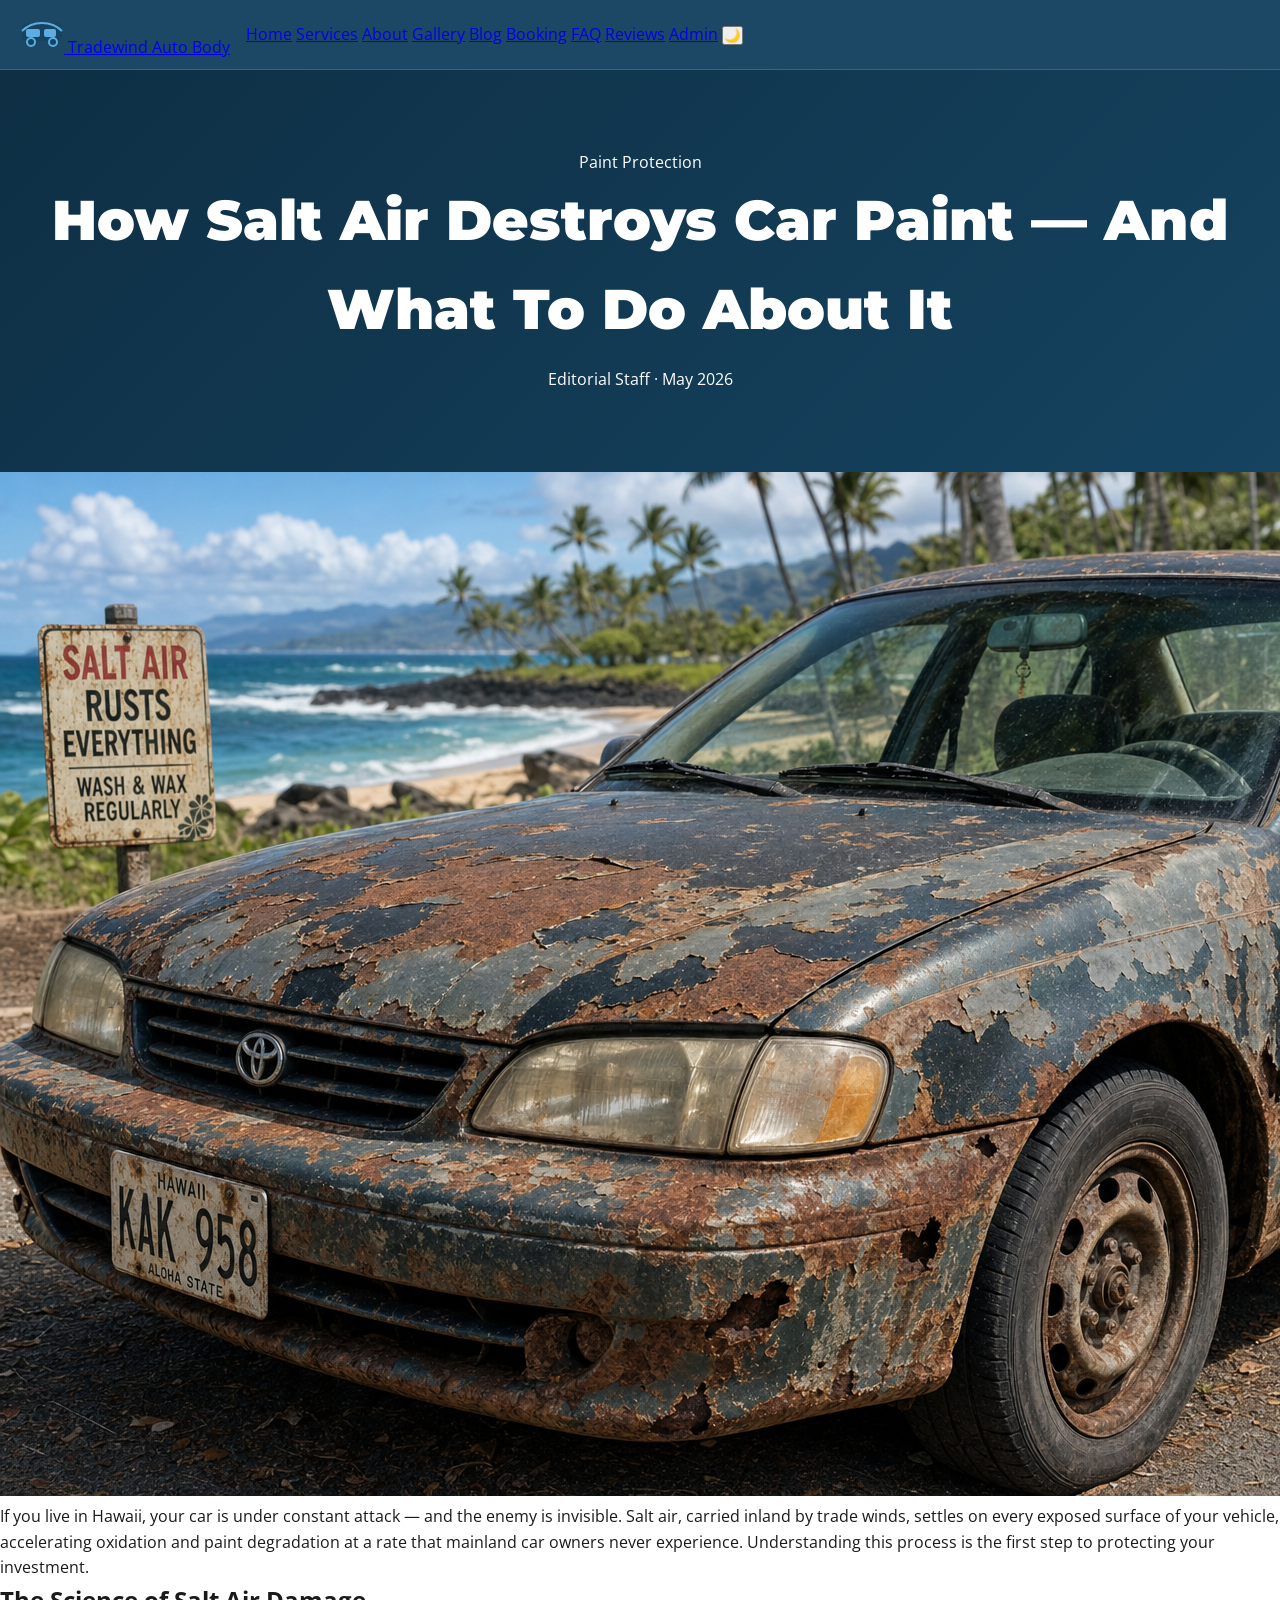
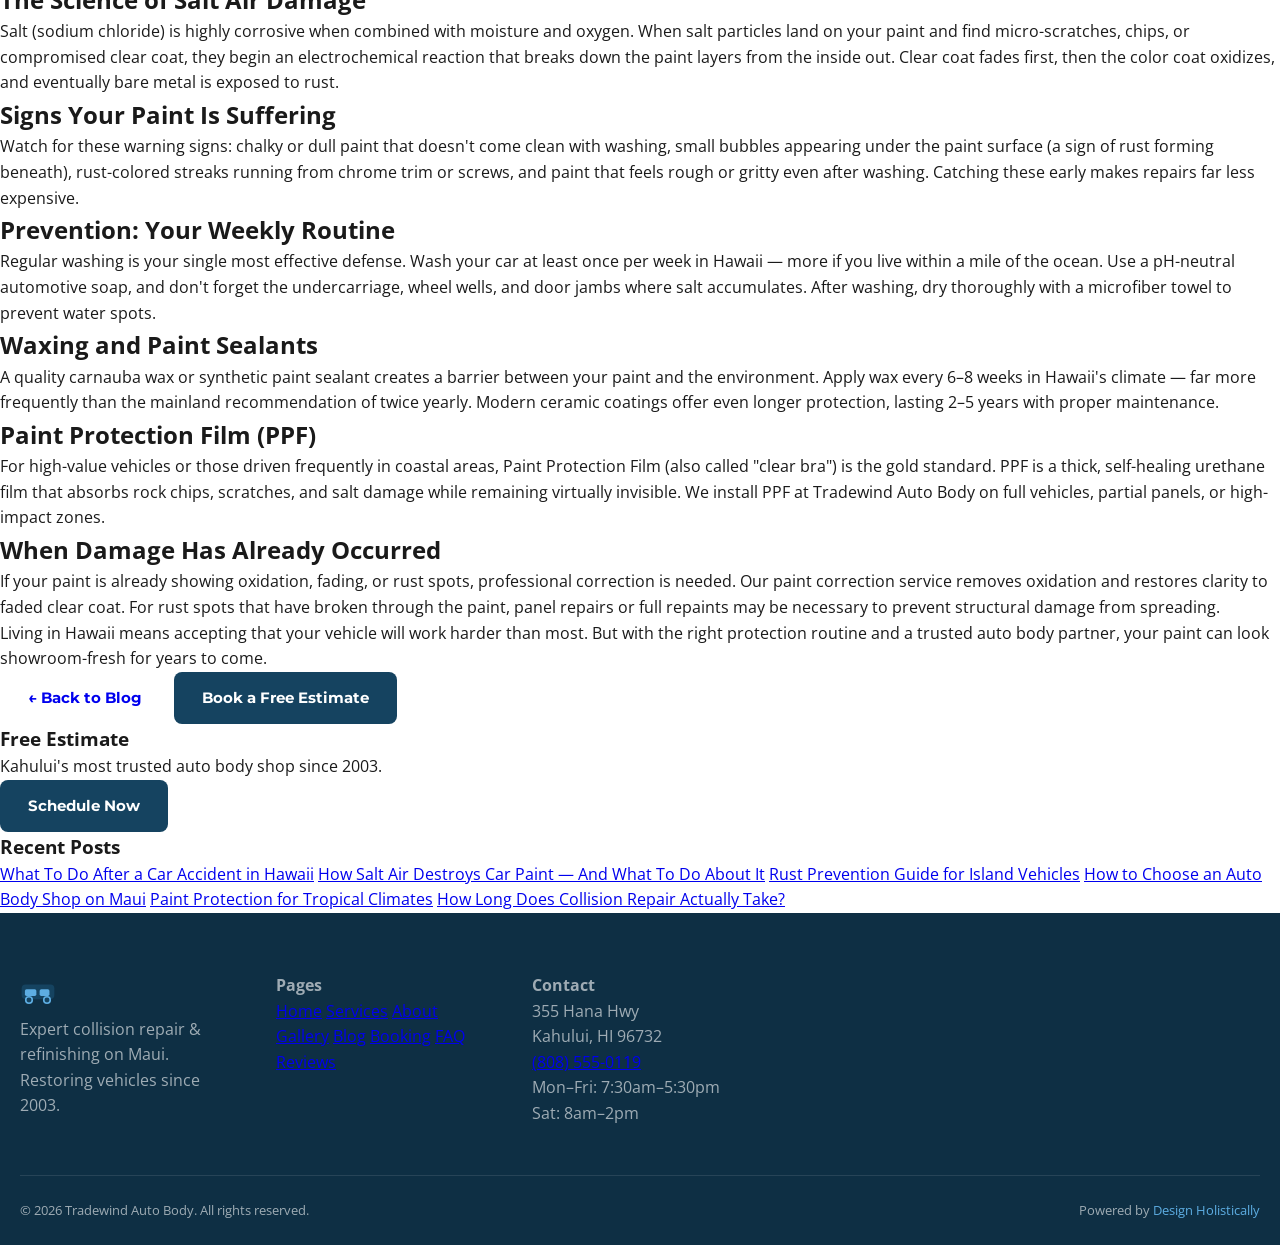
<file: blog-post-2.html>
<!DOCTYPE html>
<html lang="en" data-theme="light">
<head>
  <meta charset="UTF-8"/>
  <meta name="viewport" content="width=device-width, initial-scale=1.0"/>
  <title>How Salt Air Destroys Car Paint — And What To Do About It | Tradewind Auto Body — Kahului, Maui</title>
  <meta name="description" content="How Salt Air Destroys Car Paint — And What To Do About It — Expert advice from Tradewind Auto Body, Kahului, Maui."/>
  <meta property="og:title" content="How Salt Air Destroys Car Paint — And What To Do About It | Tradewind Auto Body"/>
  <meta property="og:description" content="How Salt Air Destroys Car Paint — And What To Do About It — Expert advice from Tradewind Auto Body, Kahului, Maui."/>
  <meta property="og:image" content="images/hero.png"/>
  <link rel="stylesheet" href="css/style.css"/>
  
  <link rel="icon" type="image/x-icon" href="images/favicon.ico">
  <link rel="icon" type="image/png" sizes="32x32" href="images/favicon-32x32.png">
  <link rel="icon" type="image/png" sizes="16x16" href="images/favicon-16x16.png">
  <link rel="apple-touch-icon" sizes="180x180" href="images/apple-touch-icon.png">
</head>
<body>

    <header class="site-header" id="siteHeader">
      <div class="header-inner container">
        <a href="index.html" class="logo" aria-label="Tradewind Auto Body Home">
          <svg width="44" height="44" viewBox="0 0 44 44" fill="none" aria-hidden="true">
            <rect x="2" y="14" width="40" height="18" rx="5" fill="#154360"/>
            <rect x="6" y="20" width="14" height="8" rx="2" fill="#5DADE2"/>
            <rect x="24" y="20" width="12" height="8" rx="2" fill="#5DADE2"/>
            <circle cx="11" cy="33" r="4" fill="#154360" stroke="#5DADE2" stroke-width="2"/>
            <circle cx="33" cy="33" r="4" fill="#154360" stroke="#5DADE2" stroke-width="2"/>
            <path d="M2 22 Q10 14 22 14 Q34 14 42 22" stroke="#5DADE2" stroke-width="2" fill="none"/>
          </svg>
          <span>Tradewind Auto Body</span>
        </a>
        <button class="hamburger" id="hamburger" aria-label="Toggle menu">
          <span></span><span></span><span></span>
        </button>
        <nav class="main-nav" id="mainNav">
          <a href="index.html">Home</a>
          <a href="services.html">Services</a>
          <a href="about.html">About</a>
          <a href="gallery.html">Gallery</a>
          <a href="blog.html">Blog</a>
          <a href="booking.html">Booking</a>
          <a href="faq.html">FAQ</a>
          <a href="reviews.html">Reviews</a>
          <a href="admin.html">Admin</a>
          <button class="dark-toggle" id="darkToggle" aria-label="Toggle dark mode">🌙</button>
        </nav>
      </div>
    </header>

    <section class="page-hero animate-in">
      <div class="container">
        <span class="blog-tag">Paint Protection</span>
        <h1>How Salt Air Destroys Car Paint — And What To Do About It</h1>
        <div class="post-meta"><span>Editorial Staff</span> · <span>May 2026</span></div>
      </div>
    </section>
    <div class="blog-post-layout container animate-in">
      <article class="post-content">
        <img src="images/blog-2.png" alt="How Salt Air Destroys Car Paint — And What To Do About It" class="post-hero-img" loading="lazy"/>
        <p>If you live in Hawaii, your car is under constant attack — and the enemy is invisible. Salt air, carried inland by trade winds, settles on every exposed surface of your vehicle, accelerating oxidation and paint degradation at a rate that mainland car owners never experience. Understanding this process is the first step to protecting your investment.</p>

<h2>The Science of Salt Air Damage</h2>
<p>Salt (sodium chloride) is highly corrosive when combined with moisture and oxygen. When salt particles land on your paint and find micro-scratches, chips, or compromised clear coat, they begin an electrochemical reaction that breaks down the paint layers from the inside out. Clear coat fades first, then the color coat oxidizes, and eventually bare metal is exposed to rust.</p>

<h2>Signs Your Paint Is Suffering</h2>
<p>Watch for these warning signs: chalky or dull paint that doesn't come clean with washing, small bubbles appearing under the paint surface (a sign of rust forming beneath), rust-colored streaks running from chrome trim or screws, and paint that feels rough or gritty even after washing. Catching these early makes repairs far less expensive.</p>

<h2>Prevention: Your Weekly Routine</h2>
<p>Regular washing is your single most effective defense. Wash your car at least once per week in Hawaii — more if you live within a mile of the ocean. Use a pH-neutral automotive soap, and don't forget the undercarriage, wheel wells, and door jambs where salt accumulates. After washing, dry thoroughly with a microfiber towel to prevent water spots.</p>

<h2>Waxing and Paint Sealants</h2>
<p>A quality carnauba wax or synthetic paint sealant creates a barrier between your paint and the environment. Apply wax every 6–8 weeks in Hawaii's climate — far more frequently than the mainland recommendation of twice yearly. Modern ceramic coatings offer even longer protection, lasting 2–5 years with proper maintenance.</p>

<h2>Paint Protection Film (PPF)</h2>
<p>For high-value vehicles or those driven frequently in coastal areas, Paint Protection Film (also called "clear bra") is the gold standard. PPF is a thick, self-healing urethane film that absorbs rock chips, scratches, and salt damage while remaining virtually invisible. We install PPF at Tradewind Auto Body on full vehicles, partial panels, or high-impact zones.</p>

<h2>When Damage Has Already Occurred</h2>
<p>If your paint is already showing oxidation, fading, or rust spots, professional correction is needed. Our paint correction service removes oxidation and restores clarity to faded clear coat. For rust spots that have broken through the paint, panel repairs or full repaints may be necessary to prevent structural damage from spreading.</p>

<p>Living in Hawaii means accepting that your vehicle will work harder than most. But with the right protection routine and a trusted auto body partner, your paint can look showroom-fresh for years to come.</p>
        <div class="post-footer">
          <a href="blog.html" class="btn btn-secondary">← Back to Blog</a>
          <a href="booking.html" class="btn btn-primary">Book a Free Estimate</a>
        </div>
      </article>
      <aside class="post-sidebar">
        <div class="sidebar-card">
          <h3>Free Estimate</h3>
          <p>Kahului's most trusted auto body shop since 2003.</p>
          <a href="booking.html" class="btn btn-primary">Schedule Now</a>
        </div>
        <div class="sidebar-card">
          <h3>Recent Posts</h3>          <a href="blog-post-1.html" class="sidebar-link">What To Do After a Car Accident in Hawaii</a>
          <a href="blog-post-2.html" class="sidebar-link">How Salt Air Destroys Car Paint — And What To Do About It</a>
          <a href="blog-post-3.html" class="sidebar-link">Rust Prevention Guide for Island Vehicles</a>
          <a href="blog-post-4.html" class="sidebar-link">How to Choose an Auto Body Shop on Maui</a>
          <a href="blog-post-5.html" class="sidebar-link">Paint Protection for Tropical Climates</a>
          <a href="blog-post-6.html" class="sidebar-link">How Long Does Collision Repair Actually Take?</a>
        </div>
      </aside>
    </div>

    <footer class="site-footer">
      <div class="container">
        <div class="footer-grid">
          <div class="footer-brand">
            <svg width="36" height="36" viewBox="0 0 44 44" fill="none">
              <rect x="2" y="14" width="40" height="18" rx="5" fill="#154360"/>
              <rect x="6" y="20" width="14" height="8" rx="2" fill="#5DADE2"/>
              <rect x="24" y="20" width="12" height="8" rx="2" fill="#5DADE2"/>
              <circle cx="11" cy="33" r="4" fill="#154360" stroke="#5DADE2" stroke-width="2"/>
              <circle cx="33" cy="33" r="4" fill="#154360" stroke="#5DADE2" stroke-width="2"/>
            </svg>
            <p>Expert collision repair &amp; refinishing on Maui. Restoring vehicles since 2003.</p>
          </div>
          <div class="footer-links">
            <h4>Pages</h4>
            <a href="index.html">Home</a>
            <a href="services.html">Services</a>
            <a href="about.html">About</a>
            <a href="gallery.html">Gallery</a>
            <a href="blog.html">Blog</a>
            <a href="booking.html">Booking</a>
            <a href="faq.html">FAQ</a>
            <a href="reviews.html">Reviews</a>
          </div>
          <div class="footer-contact">
            <h4>Contact</h4>
            <p>355 Hana Hwy<br>Kahului, HI 96732</p>
            <p><a href="tel:+18085550119">(808) 555-0119</a></p>
            <p>Mon–Fri: 7:30am–5:30pm</p>
            <p>Sat: 8am–2pm</p>
          </div>
        </div>
        <div class="footer-bottom">
          <p>&copy; 2026 Tradewind Auto Body. All rights reserved.</p>
          <p>Powered by <a href="https://designholistically.com" target="_blank">Design Holistically</a></p>
        </div>
      </div>
    </footer>
    <button class="back-to-top" id="backToTop" aria-label="Back to top">↑</button>
    <script src="js/main.js"></script>
</body>
</html>
</file>
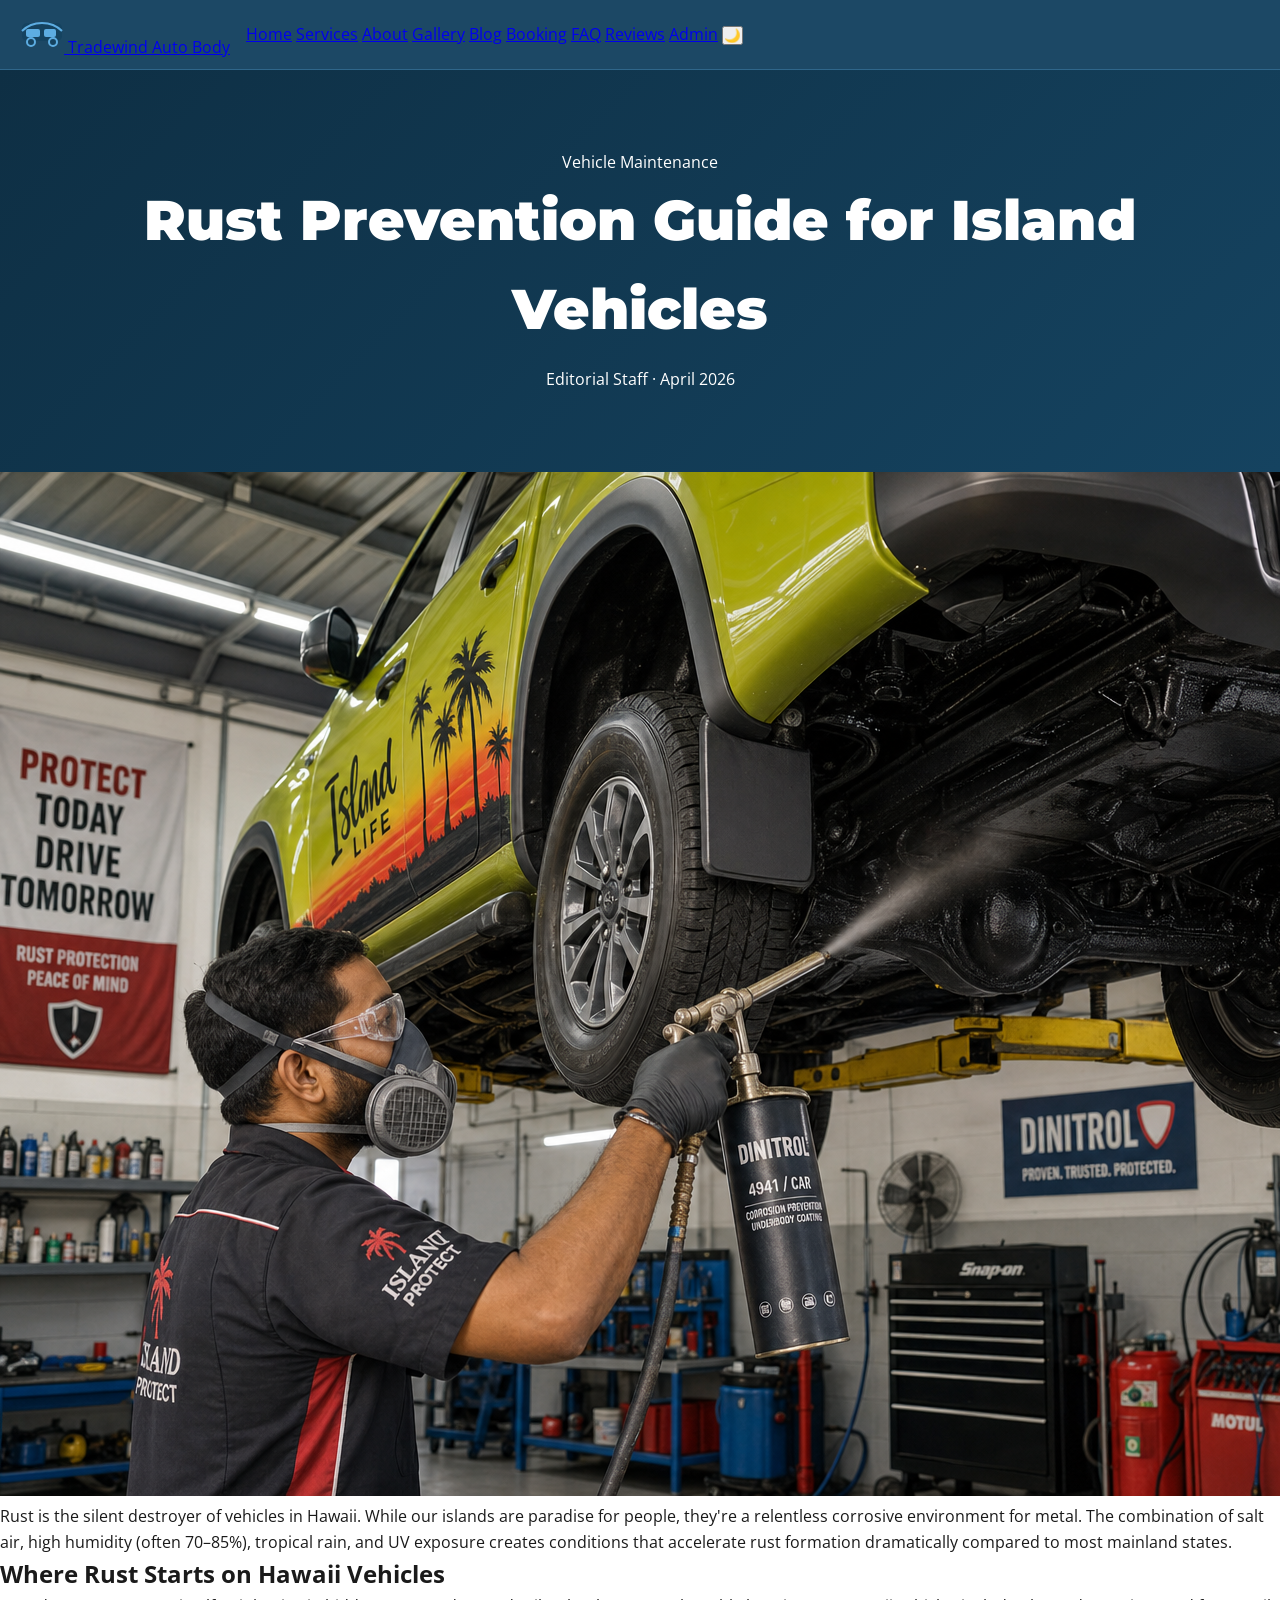
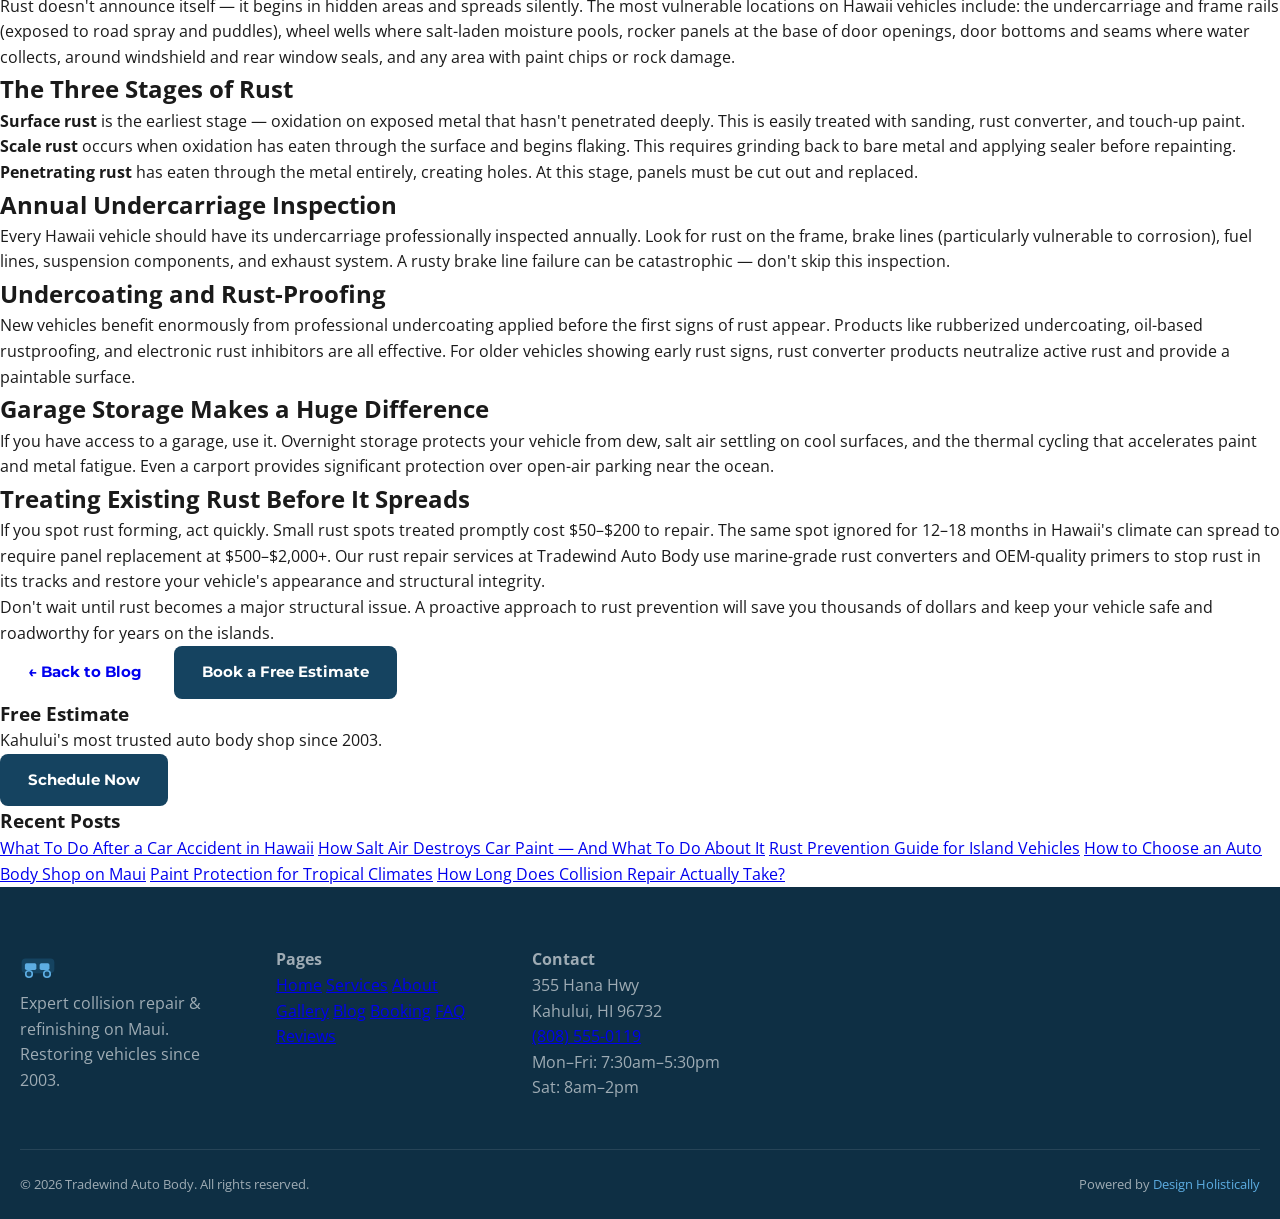
<file: blog-post-3.html>
<!DOCTYPE html>
<html lang="en" data-theme="light">
<head>
  <meta charset="UTF-8"/>
  <meta name="viewport" content="width=device-width, initial-scale=1.0"/>
  <title>Rust Prevention Guide for Island Vehicles | Tradewind Auto Body — Kahului, Maui</title>
  <meta name="description" content="Rust Prevention Guide for Island Vehicles — Expert advice from Tradewind Auto Body, Kahului, Maui."/>
  <meta property="og:title" content="Rust Prevention Guide for Island Vehicles | Tradewind Auto Body"/>
  <meta property="og:description" content="Rust Prevention Guide for Island Vehicles — Expert advice from Tradewind Auto Body, Kahului, Maui."/>
  <meta property="og:image" content="images/hero.png"/>
  <link rel="stylesheet" href="css/style.css"/>
  
  <link rel="icon" type="image/x-icon" href="images/favicon.ico">
  <link rel="icon" type="image/png" sizes="32x32" href="images/favicon-32x32.png">
  <link rel="icon" type="image/png" sizes="16x16" href="images/favicon-16x16.png">
  <link rel="apple-touch-icon" sizes="180x180" href="images/apple-touch-icon.png">
</head>
<body>

    <header class="site-header" id="siteHeader">
      <div class="header-inner container">
        <a href="index.html" class="logo" aria-label="Tradewind Auto Body Home">
          <svg width="44" height="44" viewBox="0 0 44 44" fill="none" aria-hidden="true">
            <rect x="2" y="14" width="40" height="18" rx="5" fill="#154360"/>
            <rect x="6" y="20" width="14" height="8" rx="2" fill="#5DADE2"/>
            <rect x="24" y="20" width="12" height="8" rx="2" fill="#5DADE2"/>
            <circle cx="11" cy="33" r="4" fill="#154360" stroke="#5DADE2" stroke-width="2"/>
            <circle cx="33" cy="33" r="4" fill="#154360" stroke="#5DADE2" stroke-width="2"/>
            <path d="M2 22 Q10 14 22 14 Q34 14 42 22" stroke="#5DADE2" stroke-width="2" fill="none"/>
          </svg>
          <span>Tradewind Auto Body</span>
        </a>
        <button class="hamburger" id="hamburger" aria-label="Toggle menu">
          <span></span><span></span><span></span>
        </button>
        <nav class="main-nav" id="mainNav">
          <a href="index.html">Home</a>
          <a href="services.html">Services</a>
          <a href="about.html">About</a>
          <a href="gallery.html">Gallery</a>
          <a href="blog.html">Blog</a>
          <a href="booking.html">Booking</a>
          <a href="faq.html">FAQ</a>
          <a href="reviews.html">Reviews</a>
          <a href="admin.html">Admin</a>
          <button class="dark-toggle" id="darkToggle" aria-label="Toggle dark mode">🌙</button>
        </nav>
      </div>
    </header>

    <section class="page-hero animate-in">
      <div class="container">
        <span class="blog-tag">Vehicle Maintenance</span>
        <h1>Rust Prevention Guide for Island Vehicles</h1>
        <div class="post-meta"><span>Editorial Staff</span> · <span>April 2026</span></div>
      </div>
    </section>
    <div class="blog-post-layout container animate-in">
      <article class="post-content">
        <img src="images/blog-3.png" alt="Rust Prevention Guide for Island Vehicles" class="post-hero-img" loading="lazy"/>
        <p>Rust is the silent destroyer of vehicles in Hawaii. While our islands are paradise for people, they're a relentless corrosive environment for metal. The combination of salt air, high humidity (often 70–85%), tropical rain, and UV exposure creates conditions that accelerate rust formation dramatically compared to most mainland states.</p>

<h2>Where Rust Starts on Hawaii Vehicles</h2>
<p>Rust doesn't announce itself — it begins in hidden areas and spreads silently. The most vulnerable locations on Hawaii vehicles include: the undercarriage and frame rails (exposed to road spray and puddles), wheel wells where salt-laden moisture pools, rocker panels at the base of door openings, door bottoms and seams where water collects, around windshield and rear window seals, and any area with paint chips or rock damage.</p>

<h2>The Three Stages of Rust</h2>
<p><strong>Surface rust</strong> is the earliest stage — oxidation on exposed metal that hasn't penetrated deeply. This is easily treated with sanding, rust converter, and touch-up paint. <strong>Scale rust</strong> occurs when oxidation has eaten through the surface and begins flaking. This requires grinding back to bare metal and applying sealer before repainting. <strong>Penetrating rust</strong> has eaten through the metal entirely, creating holes. At this stage, panels must be cut out and replaced.</p>

<h2>Annual Undercarriage Inspection</h2>
<p>Every Hawaii vehicle should have its undercarriage professionally inspected annually. Look for rust on the frame, brake lines (particularly vulnerable to corrosion), fuel lines, suspension components, and exhaust system. A rusty brake line failure can be catastrophic — don't skip this inspection.</p>

<h2>Undercoating and Rust-Proofing</h2>
<p>New vehicles benefit enormously from professional undercoating applied before the first signs of rust appear. Products like rubberized undercoating, oil-based rustproofing, and electronic rust inhibitors are all effective. For older vehicles showing early rust signs, rust converter products neutralize active rust and provide a paintable surface.</p>

<h2>Garage Storage Makes a Huge Difference</h2>
<p>If you have access to a garage, use it. Overnight storage protects your vehicle from dew, salt air settling on cool surfaces, and the thermal cycling that accelerates paint and metal fatigue. Even a carport provides significant protection over open-air parking near the ocean.</p>

<h2>Treating Existing Rust Before It Spreads</h2>
<p>If you spot rust forming, act quickly. Small rust spots treated promptly cost $50–$200 to repair. The same spot ignored for 12–18 months in Hawaii's climate can spread to require panel replacement at $500–$2,000+. Our rust repair services at Tradewind Auto Body use marine-grade rust converters and OEM-quality primers to stop rust in its tracks and restore your vehicle's appearance and structural integrity.</p>

<p>Don't wait until rust becomes a major structural issue. A proactive approach to rust prevention will save you thousands of dollars and keep your vehicle safe and roadworthy for years on the islands.</p>
        <div class="post-footer">
          <a href="blog.html" class="btn btn-secondary">← Back to Blog</a>
          <a href="booking.html" class="btn btn-primary">Book a Free Estimate</a>
        </div>
      </article>
      <aside class="post-sidebar">
        <div class="sidebar-card">
          <h3>Free Estimate</h3>
          <p>Kahului's most trusted auto body shop since 2003.</p>
          <a href="booking.html" class="btn btn-primary">Schedule Now</a>
        </div>
        <div class="sidebar-card">
          <h3>Recent Posts</h3>          <a href="blog-post-1.html" class="sidebar-link">What To Do After a Car Accident in Hawaii</a>
          <a href="blog-post-2.html" class="sidebar-link">How Salt Air Destroys Car Paint — And What To Do About It</a>
          <a href="blog-post-3.html" class="sidebar-link">Rust Prevention Guide for Island Vehicles</a>
          <a href="blog-post-4.html" class="sidebar-link">How to Choose an Auto Body Shop on Maui</a>
          <a href="blog-post-5.html" class="sidebar-link">Paint Protection for Tropical Climates</a>
          <a href="blog-post-6.html" class="sidebar-link">How Long Does Collision Repair Actually Take?</a>
        </div>
      </aside>
    </div>

    <footer class="site-footer">
      <div class="container">
        <div class="footer-grid">
          <div class="footer-brand">
            <svg width="36" height="36" viewBox="0 0 44 44" fill="none">
              <rect x="2" y="14" width="40" height="18" rx="5" fill="#154360"/>
              <rect x="6" y="20" width="14" height="8" rx="2" fill="#5DADE2"/>
              <rect x="24" y="20" width="12" height="8" rx="2" fill="#5DADE2"/>
              <circle cx="11" cy="33" r="4" fill="#154360" stroke="#5DADE2" stroke-width="2"/>
              <circle cx="33" cy="33" r="4" fill="#154360" stroke="#5DADE2" stroke-width="2"/>
            </svg>
            <p>Expert collision repair &amp; refinishing on Maui. Restoring vehicles since 2003.</p>
          </div>
          <div class="footer-links">
            <h4>Pages</h4>
            <a href="index.html">Home</a>
            <a href="services.html">Services</a>
            <a href="about.html">About</a>
            <a href="gallery.html">Gallery</a>
            <a href="blog.html">Blog</a>
            <a href="booking.html">Booking</a>
            <a href="faq.html">FAQ</a>
            <a href="reviews.html">Reviews</a>
          </div>
          <div class="footer-contact">
            <h4>Contact</h4>
            <p>355 Hana Hwy<br>Kahului, HI 96732</p>
            <p><a href="tel:+18085550119">(808) 555-0119</a></p>
            <p>Mon–Fri: 7:30am–5:30pm</p>
            <p>Sat: 8am–2pm</p>
          </div>
        </div>
        <div class="footer-bottom">
          <p>&copy; 2026 Tradewind Auto Body. All rights reserved.</p>
          <p>Powered by <a href="https://designholistically.com" target="_blank">Design Holistically</a></p>
        </div>
      </div>
    </footer>
    <button class="back-to-top" id="backToTop" aria-label="Back to top">↑</button>
    <script src="js/main.js"></script>
</body>
</html>
</file>
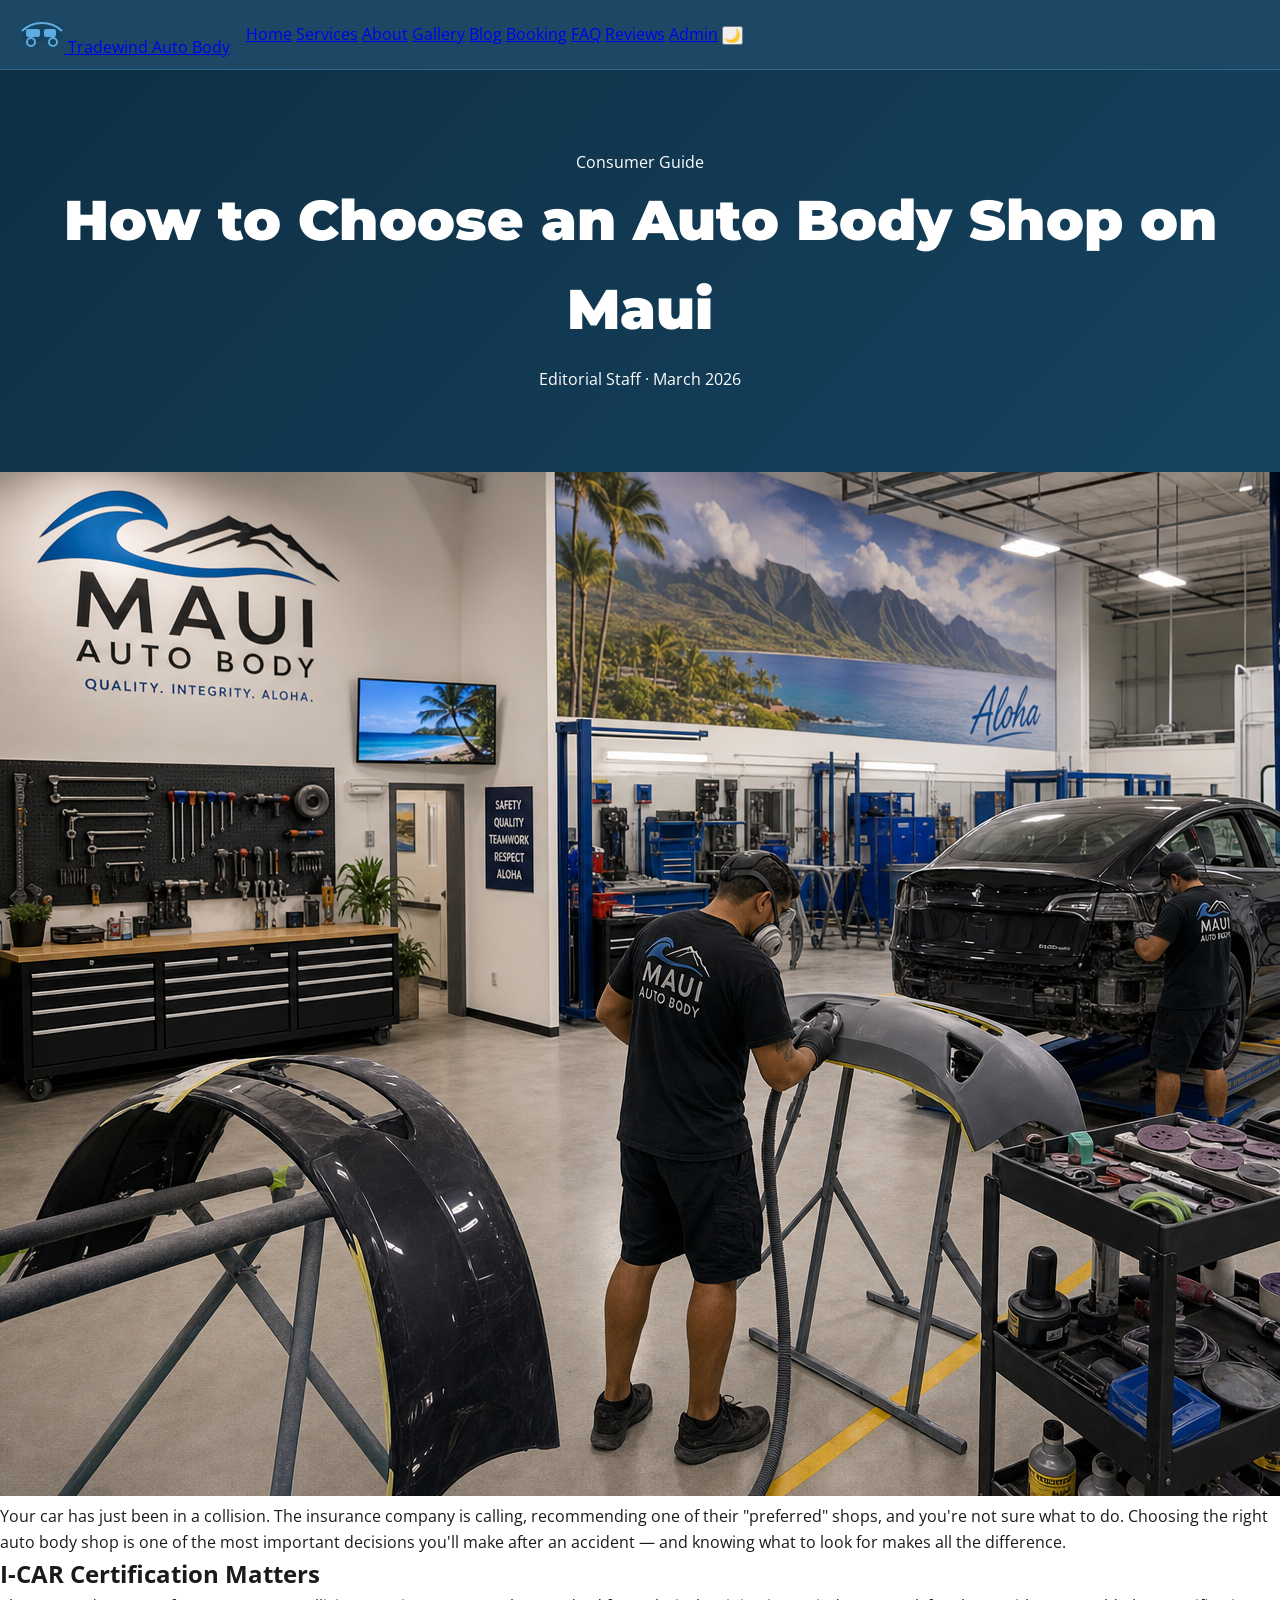
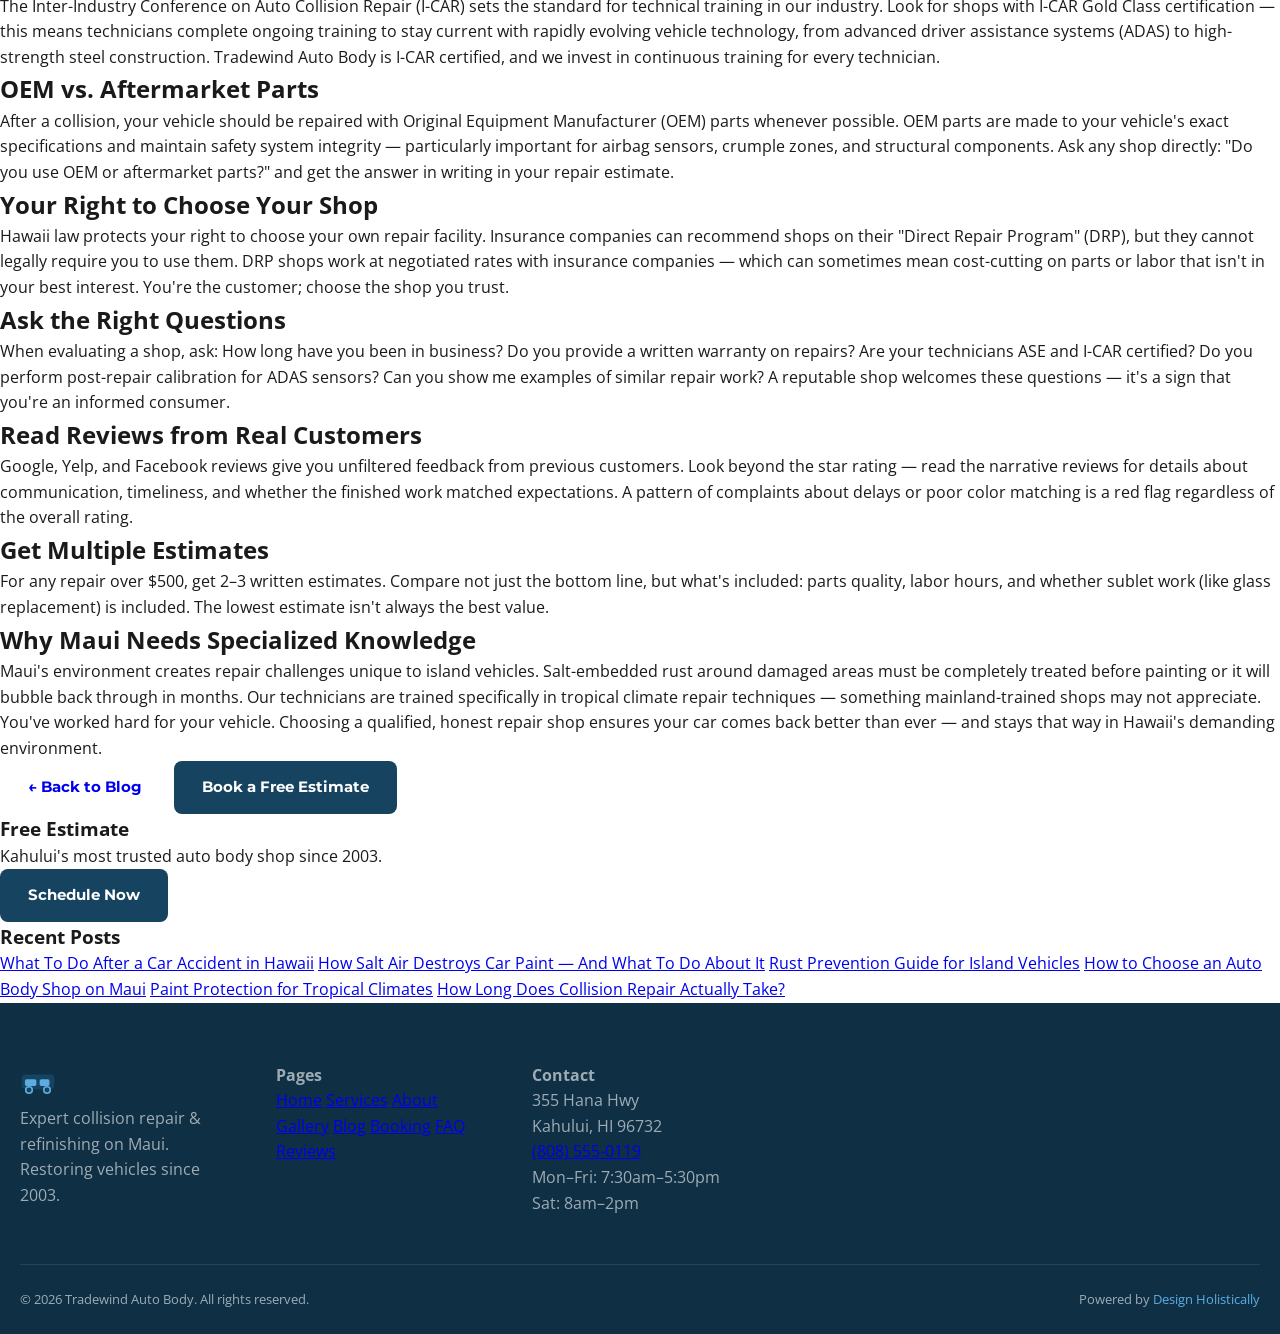
<file: blog-post-4.html>
<!DOCTYPE html>
<html lang="en" data-theme="light">
<head>
  <meta charset="UTF-8"/>
  <meta name="viewport" content="width=device-width, initial-scale=1.0"/>
  <title>How to Choose an Auto Body Shop on Maui | Tradewind Auto Body — Kahului, Maui</title>
  <meta name="description" content="How to Choose an Auto Body Shop on Maui — Expert advice from Tradewind Auto Body, Kahului, Maui."/>
  <meta property="og:title" content="How to Choose an Auto Body Shop on Maui | Tradewind Auto Body"/>
  <meta property="og:description" content="How to Choose an Auto Body Shop on Maui — Expert advice from Tradewind Auto Body, Kahului, Maui."/>
  <meta property="og:image" content="images/hero.png"/>
  <link rel="stylesheet" href="css/style.css"/>
  
  <link rel="icon" type="image/x-icon" href="images/favicon.ico">
  <link rel="icon" type="image/png" sizes="32x32" href="images/favicon-32x32.png">
  <link rel="icon" type="image/png" sizes="16x16" href="images/favicon-16x16.png">
  <link rel="apple-touch-icon" sizes="180x180" href="images/apple-touch-icon.png">
</head>
<body>

    <header class="site-header" id="siteHeader">
      <div class="header-inner container">
        <a href="index.html" class="logo" aria-label="Tradewind Auto Body Home">
          <svg width="44" height="44" viewBox="0 0 44 44" fill="none" aria-hidden="true">
            <rect x="2" y="14" width="40" height="18" rx="5" fill="#154360"/>
            <rect x="6" y="20" width="14" height="8" rx="2" fill="#5DADE2"/>
            <rect x="24" y="20" width="12" height="8" rx="2" fill="#5DADE2"/>
            <circle cx="11" cy="33" r="4" fill="#154360" stroke="#5DADE2" stroke-width="2"/>
            <circle cx="33" cy="33" r="4" fill="#154360" stroke="#5DADE2" stroke-width="2"/>
            <path d="M2 22 Q10 14 22 14 Q34 14 42 22" stroke="#5DADE2" stroke-width="2" fill="none"/>
          </svg>
          <span>Tradewind Auto Body</span>
        </a>
        <button class="hamburger" id="hamburger" aria-label="Toggle menu">
          <span></span><span></span><span></span>
        </button>
        <nav class="main-nav" id="mainNav">
          <a href="index.html">Home</a>
          <a href="services.html">Services</a>
          <a href="about.html">About</a>
          <a href="gallery.html">Gallery</a>
          <a href="blog.html">Blog</a>
          <a href="booking.html">Booking</a>
          <a href="faq.html">FAQ</a>
          <a href="reviews.html">Reviews</a>
          <a href="admin.html">Admin</a>
          <button class="dark-toggle" id="darkToggle" aria-label="Toggle dark mode">🌙</button>
        </nav>
      </div>
    </header>

    <section class="page-hero animate-in">
      <div class="container">
        <span class="blog-tag">Consumer Guide</span>
        <h1>How to Choose an Auto Body Shop on Maui</h1>
        <div class="post-meta"><span>Editorial Staff</span> · <span>March 2026</span></div>
      </div>
    </section>
    <div class="blog-post-layout container animate-in">
      <article class="post-content">
        <img src="images/blog-4.png" alt="How to Choose an Auto Body Shop on Maui" class="post-hero-img" loading="lazy"/>
        <p>Your car has just been in a collision. The insurance company is calling, recommending one of their "preferred" shops, and you're not sure what to do. Choosing the right auto body shop is one of the most important decisions you'll make after an accident — and knowing what to look for makes all the difference.</p>

<h2>I-CAR Certification Matters</h2>
<p>The Inter-Industry Conference on Auto Collision Repair (I-CAR) sets the standard for technical training in our industry. Look for shops with I-CAR Gold Class certification — this means technicians complete ongoing training to stay current with rapidly evolving vehicle technology, from advanced driver assistance systems (ADAS) to high-strength steel construction. Tradewind Auto Body is I-CAR certified, and we invest in continuous training for every technician.</p>

<h2>OEM vs. Aftermarket Parts</h2>
<p>After a collision, your vehicle should be repaired with Original Equipment Manufacturer (OEM) parts whenever possible. OEM parts are made to your vehicle's exact specifications and maintain safety system integrity — particularly important for airbag sensors, crumple zones, and structural components. Ask any shop directly: "Do you use OEM or aftermarket parts?" and get the answer in writing in your repair estimate.</p>

<h2>Your Right to Choose Your Shop</h2>
<p>Hawaii law protects your right to choose your own repair facility. Insurance companies can recommend shops on their "Direct Repair Program" (DRP), but they cannot legally require you to use them. DRP shops work at negotiated rates with insurance companies — which can sometimes mean cost-cutting on parts or labor that isn't in your best interest. You're the customer; choose the shop you trust.</p>

<h2>Ask the Right Questions</h2>
<p>When evaluating a shop, ask: How long have you been in business? Do you provide a written warranty on repairs? Are your technicians ASE and I-CAR certified? Do you perform post-repair calibration for ADAS sensors? Can you show me examples of similar repair work? A reputable shop welcomes these questions — it's a sign that you're an informed consumer.</p>

<h2>Read Reviews from Real Customers</h2>
<p>Google, Yelp, and Facebook reviews give you unfiltered feedback from previous customers. Look beyond the star rating — read the narrative reviews for details about communication, timeliness, and whether the finished work matched expectations. A pattern of complaints about delays or poor color matching is a red flag regardless of the overall rating.</p>

<h2>Get Multiple Estimates</h2>
<p>For any repair over $500, get 2–3 written estimates. Compare not just the bottom line, but what's included: parts quality, labor hours, and whether sublet work (like glass replacement) is included. The lowest estimate isn't always the best value.</p>

<h2>Why Maui Needs Specialized Knowledge</h2>
<p>Maui's environment creates repair challenges unique to island vehicles. Salt-embedded rust around damaged areas must be completely treated before painting or it will bubble back through in months. Our technicians are trained specifically in tropical climate repair techniques — something mainland-trained shops may not appreciate.</p>

<p>You've worked hard for your vehicle. Choosing a qualified, honest repair shop ensures your car comes back better than ever — and stays that way in Hawaii's demanding environment.</p>
        <div class="post-footer">
          <a href="blog.html" class="btn btn-secondary">← Back to Blog</a>
          <a href="booking.html" class="btn btn-primary">Book a Free Estimate</a>
        </div>
      </article>
      <aside class="post-sidebar">
        <div class="sidebar-card">
          <h3>Free Estimate</h3>
          <p>Kahului's most trusted auto body shop since 2003.</p>
          <a href="booking.html" class="btn btn-primary">Schedule Now</a>
        </div>
        <div class="sidebar-card">
          <h3>Recent Posts</h3>          <a href="blog-post-1.html" class="sidebar-link">What To Do After a Car Accident in Hawaii</a>
          <a href="blog-post-2.html" class="sidebar-link">How Salt Air Destroys Car Paint — And What To Do About It</a>
          <a href="blog-post-3.html" class="sidebar-link">Rust Prevention Guide for Island Vehicles</a>
          <a href="blog-post-4.html" class="sidebar-link">How to Choose an Auto Body Shop on Maui</a>
          <a href="blog-post-5.html" class="sidebar-link">Paint Protection for Tropical Climates</a>
          <a href="blog-post-6.html" class="sidebar-link">How Long Does Collision Repair Actually Take?</a>
        </div>
      </aside>
    </div>

    <footer class="site-footer">
      <div class="container">
        <div class="footer-grid">
          <div class="footer-brand">
            <svg width="36" height="36" viewBox="0 0 44 44" fill="none">
              <rect x="2" y="14" width="40" height="18" rx="5" fill="#154360"/>
              <rect x="6" y="20" width="14" height="8" rx="2" fill="#5DADE2"/>
              <rect x="24" y="20" width="12" height="8" rx="2" fill="#5DADE2"/>
              <circle cx="11" cy="33" r="4" fill="#154360" stroke="#5DADE2" stroke-width="2"/>
              <circle cx="33" cy="33" r="4" fill="#154360" stroke="#5DADE2" stroke-width="2"/>
            </svg>
            <p>Expert collision repair &amp; refinishing on Maui. Restoring vehicles since 2003.</p>
          </div>
          <div class="footer-links">
            <h4>Pages</h4>
            <a href="index.html">Home</a>
            <a href="services.html">Services</a>
            <a href="about.html">About</a>
            <a href="gallery.html">Gallery</a>
            <a href="blog.html">Blog</a>
            <a href="booking.html">Booking</a>
            <a href="faq.html">FAQ</a>
            <a href="reviews.html">Reviews</a>
          </div>
          <div class="footer-contact">
            <h4>Contact</h4>
            <p>355 Hana Hwy<br>Kahului, HI 96732</p>
            <p><a href="tel:+18085550119">(808) 555-0119</a></p>
            <p>Mon–Fri: 7:30am–5:30pm</p>
            <p>Sat: 8am–2pm</p>
          </div>
        </div>
        <div class="footer-bottom">
          <p>&copy; 2026 Tradewind Auto Body. All rights reserved.</p>
          <p>Powered by <a href="https://designholistically.com" target="_blank">Design Holistically</a></p>
        </div>
      </div>
    </footer>
    <button class="back-to-top" id="backToTop" aria-label="Back to top">↑</button>
    <script src="js/main.js"></script>
</body>
</html>
</file>
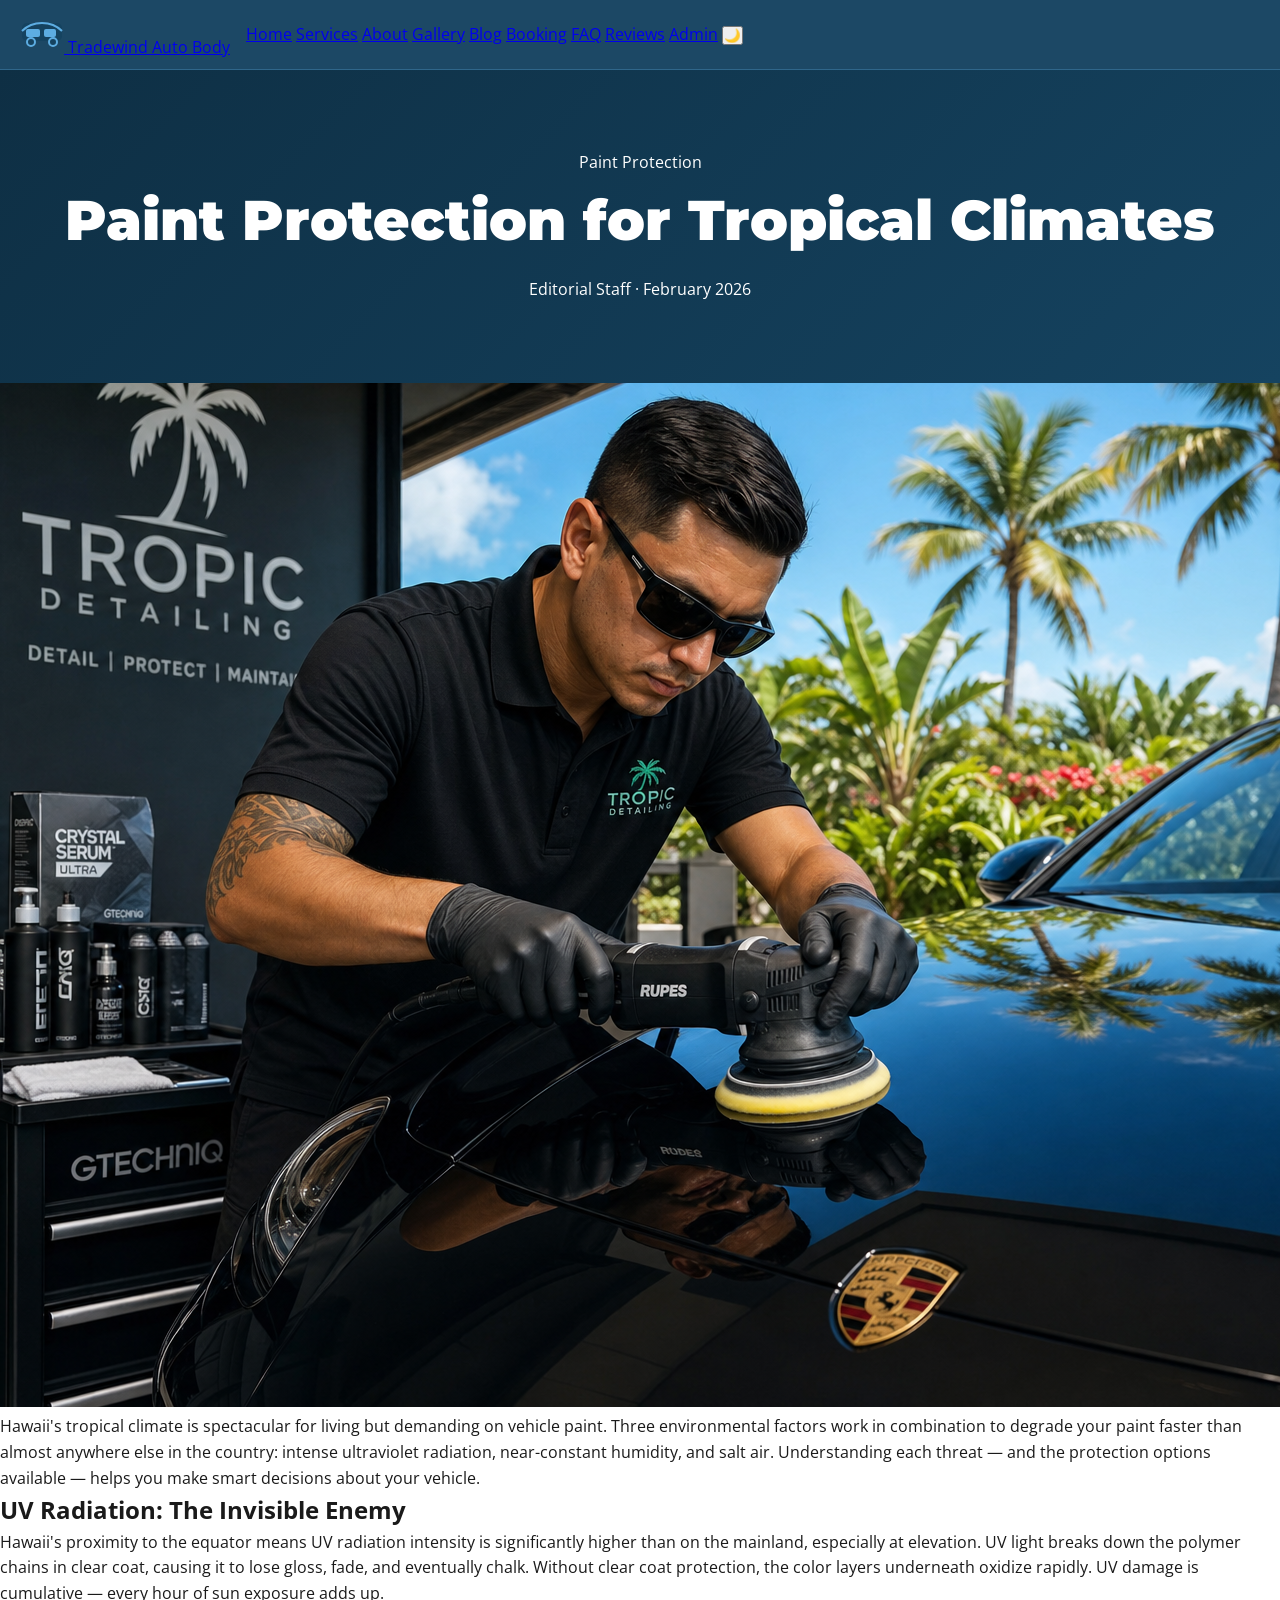
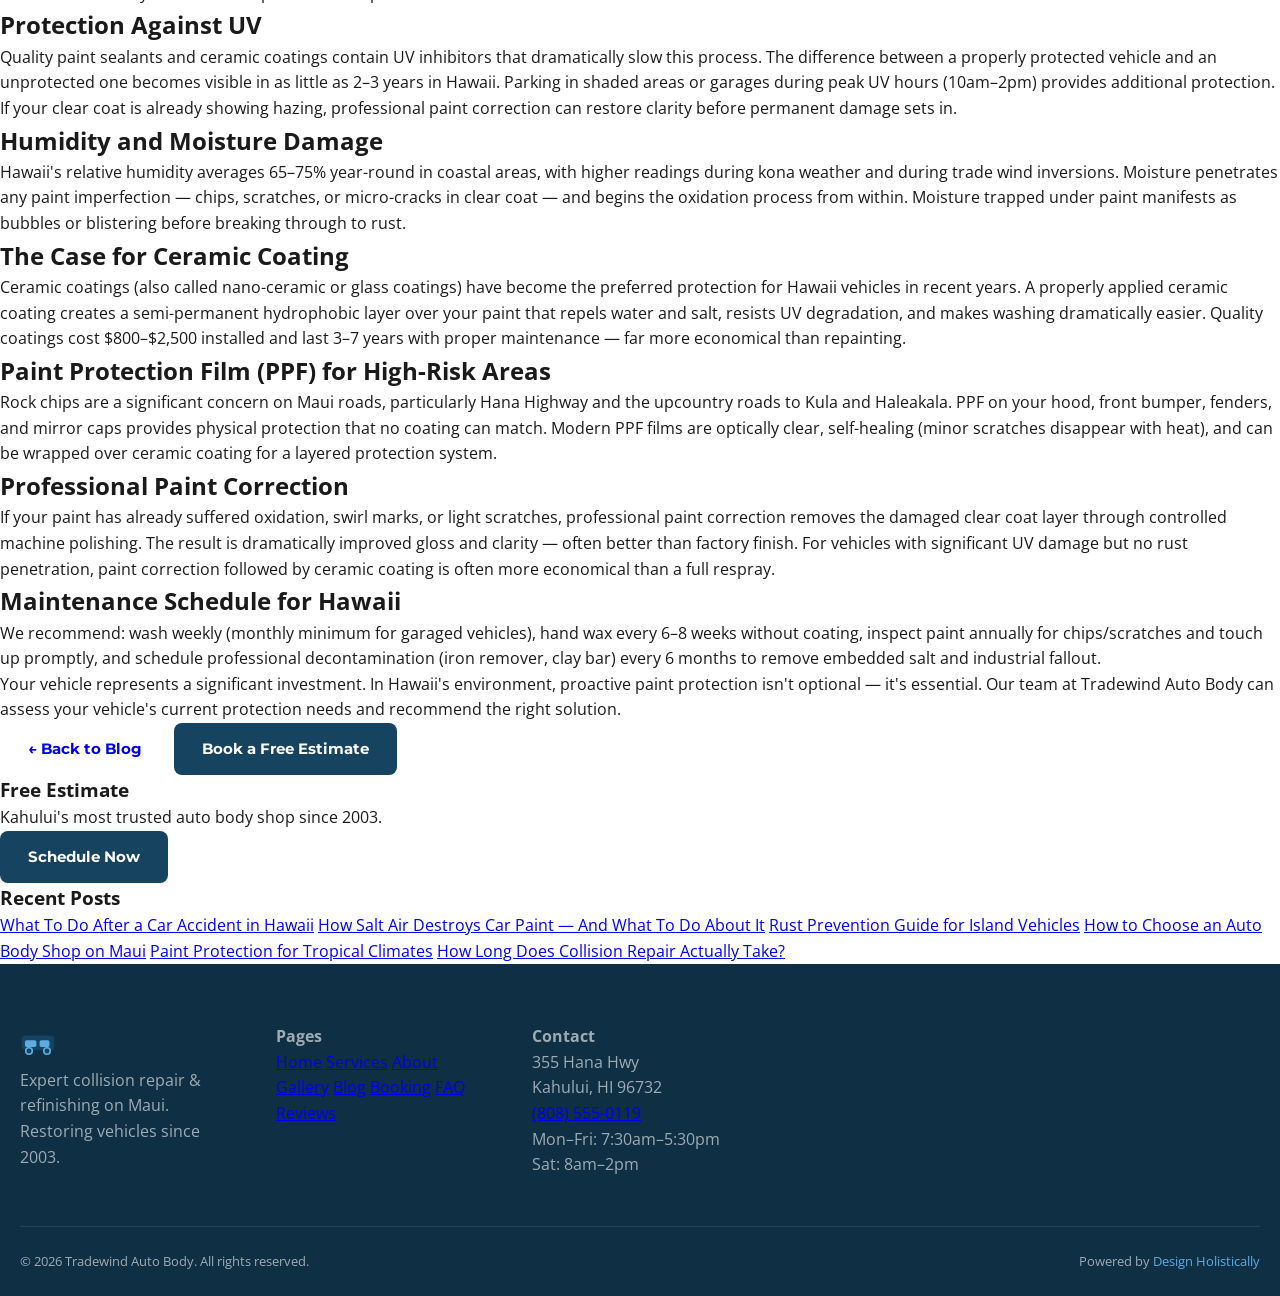
<file: blog-post-5.html>
<!DOCTYPE html>
<html lang="en" data-theme="light">
<head>
  <meta charset="UTF-8"/>
  <meta name="viewport" content="width=device-width, initial-scale=1.0"/>
  <title>Paint Protection for Tropical Climates | Tradewind Auto Body — Kahului, Maui</title>
  <meta name="description" content="Paint Protection for Tropical Climates — Expert advice from Tradewind Auto Body, Kahului, Maui."/>
  <meta property="og:title" content="Paint Protection for Tropical Climates | Tradewind Auto Body"/>
  <meta property="og:description" content="Paint Protection for Tropical Climates — Expert advice from Tradewind Auto Body, Kahului, Maui."/>
  <meta property="og:image" content="images/hero.png"/>
  <link rel="stylesheet" href="css/style.css"/>
  
  <link rel="icon" type="image/x-icon" href="images/favicon.ico">
  <link rel="icon" type="image/png" sizes="32x32" href="images/favicon-32x32.png">
  <link rel="icon" type="image/png" sizes="16x16" href="images/favicon-16x16.png">
  <link rel="apple-touch-icon" sizes="180x180" href="images/apple-touch-icon.png">
</head>
<body>

    <header class="site-header" id="siteHeader">
      <div class="header-inner container">
        <a href="index.html" class="logo" aria-label="Tradewind Auto Body Home">
          <svg width="44" height="44" viewBox="0 0 44 44" fill="none" aria-hidden="true">
            <rect x="2" y="14" width="40" height="18" rx="5" fill="#154360"/>
            <rect x="6" y="20" width="14" height="8" rx="2" fill="#5DADE2"/>
            <rect x="24" y="20" width="12" height="8" rx="2" fill="#5DADE2"/>
            <circle cx="11" cy="33" r="4" fill="#154360" stroke="#5DADE2" stroke-width="2"/>
            <circle cx="33" cy="33" r="4" fill="#154360" stroke="#5DADE2" stroke-width="2"/>
            <path d="M2 22 Q10 14 22 14 Q34 14 42 22" stroke="#5DADE2" stroke-width="2" fill="none"/>
          </svg>
          <span>Tradewind Auto Body</span>
        </a>
        <button class="hamburger" id="hamburger" aria-label="Toggle menu">
          <span></span><span></span><span></span>
        </button>
        <nav class="main-nav" id="mainNav">
          <a href="index.html">Home</a>
          <a href="services.html">Services</a>
          <a href="about.html">About</a>
          <a href="gallery.html">Gallery</a>
          <a href="blog.html">Blog</a>
          <a href="booking.html">Booking</a>
          <a href="faq.html">FAQ</a>
          <a href="reviews.html">Reviews</a>
          <a href="admin.html">Admin</a>
          <button class="dark-toggle" id="darkToggle" aria-label="Toggle dark mode">🌙</button>
        </nav>
      </div>
    </header>

    <section class="page-hero animate-in">
      <div class="container">
        <span class="blog-tag">Paint Protection</span>
        <h1>Paint Protection for Tropical Climates</h1>
        <div class="post-meta"><span>Editorial Staff</span> · <span>February 2026</span></div>
      </div>
    </section>
    <div class="blog-post-layout container animate-in">
      <article class="post-content">
        <img src="images/blog-5.png" alt="Paint Protection for Tropical Climates" class="post-hero-img" loading="lazy"/>
        <p>Hawaii's tropical climate is spectacular for living but demanding on vehicle paint. Three environmental factors work in combination to degrade your paint faster than almost anywhere else in the country: intense ultraviolet radiation, near-constant humidity, and salt air. Understanding each threat — and the protection options available — helps you make smart decisions about your vehicle.</p>

<h2>UV Radiation: The Invisible Enemy</h2>
<p>Hawaii's proximity to the equator means UV radiation intensity is significantly higher than on the mainland, especially at elevation. UV light breaks down the polymer chains in clear coat, causing it to lose gloss, fade, and eventually chalk. Without clear coat protection, the color layers underneath oxidize rapidly. UV damage is cumulative — every hour of sun exposure adds up.</p>

<h2>Protection Against UV</h2>
<p>Quality paint sealants and ceramic coatings contain UV inhibitors that dramatically slow this process. The difference between a properly protected vehicle and an unprotected one becomes visible in as little as 2–3 years in Hawaii. Parking in shaded areas or garages during peak UV hours (10am–2pm) provides additional protection. If your clear coat is already showing hazing, professional paint correction can restore clarity before permanent damage sets in.</p>

<h2>Humidity and Moisture Damage</h2>
<p>Hawaii's relative humidity averages 65–75% year-round in coastal areas, with higher readings during kona weather and during trade wind inversions. Moisture penetrates any paint imperfection — chips, scratches, or micro-cracks in clear coat — and begins the oxidation process from within. Moisture trapped under paint manifests as bubbles or blistering before breaking through to rust.</p>

<h2>The Case for Ceramic Coating</h2>
<p>Ceramic coatings (also called nano-ceramic or glass coatings) have become the preferred protection for Hawaii vehicles in recent years. A properly applied ceramic coating creates a semi-permanent hydrophobic layer over your paint that repels water and salt, resists UV degradation, and makes washing dramatically easier. Quality coatings cost $800–$2,500 installed and last 3–7 years with proper maintenance — far more economical than repainting.</p>

<h2>Paint Protection Film (PPF) for High-Risk Areas</h2>
<p>Rock chips are a significant concern on Maui roads, particularly Hana Highway and the upcountry roads to Kula and Haleakala. PPF on your hood, front bumper, fenders, and mirror caps provides physical protection that no coating can match. Modern PPF films are optically clear, self-healing (minor scratches disappear with heat), and can be wrapped over ceramic coating for a layered protection system.</p>

<h2>Professional Paint Correction</h2>
<p>If your paint has already suffered oxidation, swirl marks, or light scratches, professional paint correction removes the damaged clear coat layer through controlled machine polishing. The result is dramatically improved gloss and clarity — often better than factory finish. For vehicles with significant UV damage but no rust penetration, paint correction followed by ceramic coating is often more economical than a full respray.</p>

<h2>Maintenance Schedule for Hawaii</h2>
<p>We recommend: wash weekly (monthly minimum for garaged vehicles), hand wax every 6–8 weeks without coating, inspect paint annually for chips/scratches and touch up promptly, and schedule professional decontamination (iron remover, clay bar) every 6 months to remove embedded salt and industrial fallout.</p>

<p>Your vehicle represents a significant investment. In Hawaii's environment, proactive paint protection isn't optional — it's essential. Our team at Tradewind Auto Body can assess your vehicle's current protection needs and recommend the right solution.</p>
        <div class="post-footer">
          <a href="blog.html" class="btn btn-secondary">← Back to Blog</a>
          <a href="booking.html" class="btn btn-primary">Book a Free Estimate</a>
        </div>
      </article>
      <aside class="post-sidebar">
        <div class="sidebar-card">
          <h3>Free Estimate</h3>
          <p>Kahului's most trusted auto body shop since 2003.</p>
          <a href="booking.html" class="btn btn-primary">Schedule Now</a>
        </div>
        <div class="sidebar-card">
          <h3>Recent Posts</h3>          <a href="blog-post-1.html" class="sidebar-link">What To Do After a Car Accident in Hawaii</a>
          <a href="blog-post-2.html" class="sidebar-link">How Salt Air Destroys Car Paint — And What To Do About It</a>
          <a href="blog-post-3.html" class="sidebar-link">Rust Prevention Guide for Island Vehicles</a>
          <a href="blog-post-4.html" class="sidebar-link">How to Choose an Auto Body Shop on Maui</a>
          <a href="blog-post-5.html" class="sidebar-link">Paint Protection for Tropical Climates</a>
          <a href="blog-post-6.html" class="sidebar-link">How Long Does Collision Repair Actually Take?</a>
        </div>
      </aside>
    </div>

    <footer class="site-footer">
      <div class="container">
        <div class="footer-grid">
          <div class="footer-brand">
            <svg width="36" height="36" viewBox="0 0 44 44" fill="none">
              <rect x="2" y="14" width="40" height="18" rx="5" fill="#154360"/>
              <rect x="6" y="20" width="14" height="8" rx="2" fill="#5DADE2"/>
              <rect x="24" y="20" width="12" height="8" rx="2" fill="#5DADE2"/>
              <circle cx="11" cy="33" r="4" fill="#154360" stroke="#5DADE2" stroke-width="2"/>
              <circle cx="33" cy="33" r="4" fill="#154360" stroke="#5DADE2" stroke-width="2"/>
            </svg>
            <p>Expert collision repair &amp; refinishing on Maui. Restoring vehicles since 2003.</p>
          </div>
          <div class="footer-links">
            <h4>Pages</h4>
            <a href="index.html">Home</a>
            <a href="services.html">Services</a>
            <a href="about.html">About</a>
            <a href="gallery.html">Gallery</a>
            <a href="blog.html">Blog</a>
            <a href="booking.html">Booking</a>
            <a href="faq.html">FAQ</a>
            <a href="reviews.html">Reviews</a>
          </div>
          <div class="footer-contact">
            <h4>Contact</h4>
            <p>355 Hana Hwy<br>Kahului, HI 96732</p>
            <p><a href="tel:+18085550119">(808) 555-0119</a></p>
            <p>Mon–Fri: 7:30am–5:30pm</p>
            <p>Sat: 8am–2pm</p>
          </div>
        </div>
        <div class="footer-bottom">
          <p>&copy; 2026 Tradewind Auto Body. All rights reserved.</p>
          <p>Powered by <a href="https://designholistically.com" target="_blank">Design Holistically</a></p>
        </div>
      </div>
    </footer>
    <button class="back-to-top" id="backToTop" aria-label="Back to top">↑</button>
    <script src="js/main.js"></script>
</body>
</html>
</file>
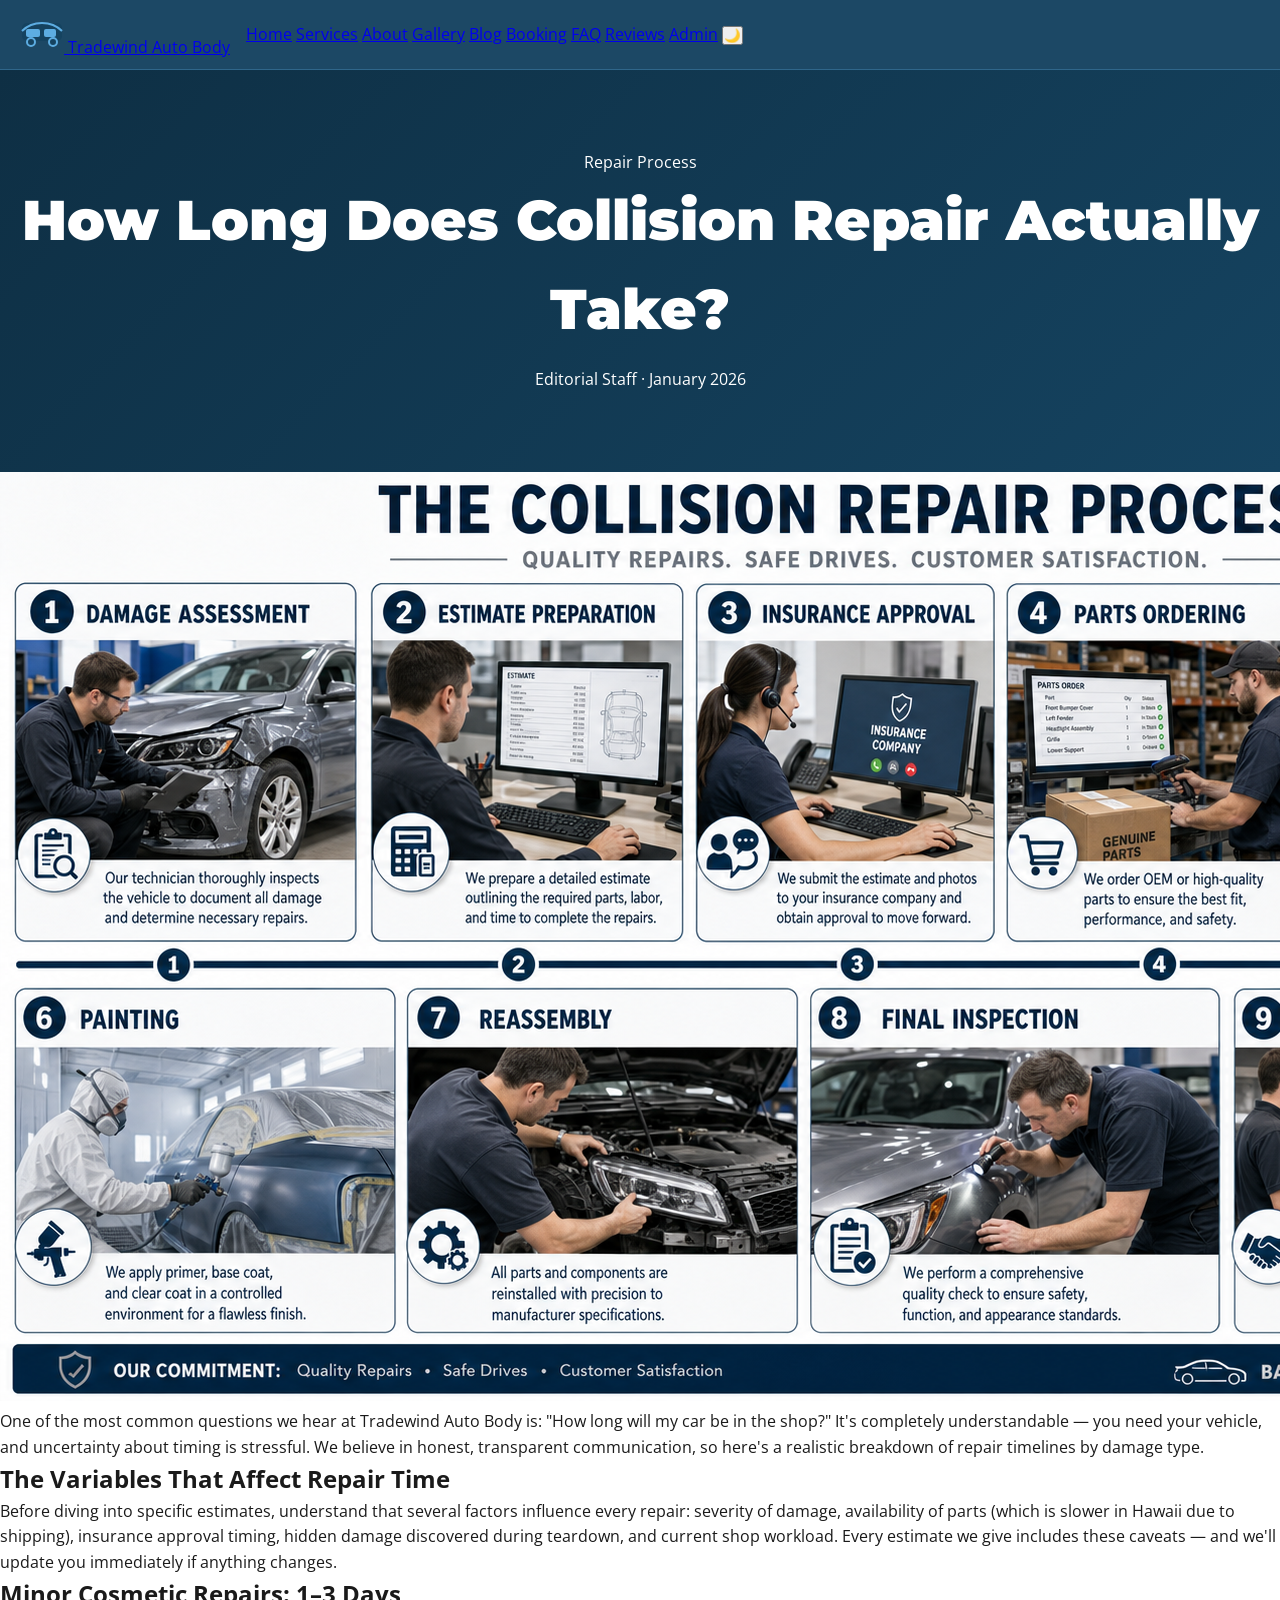
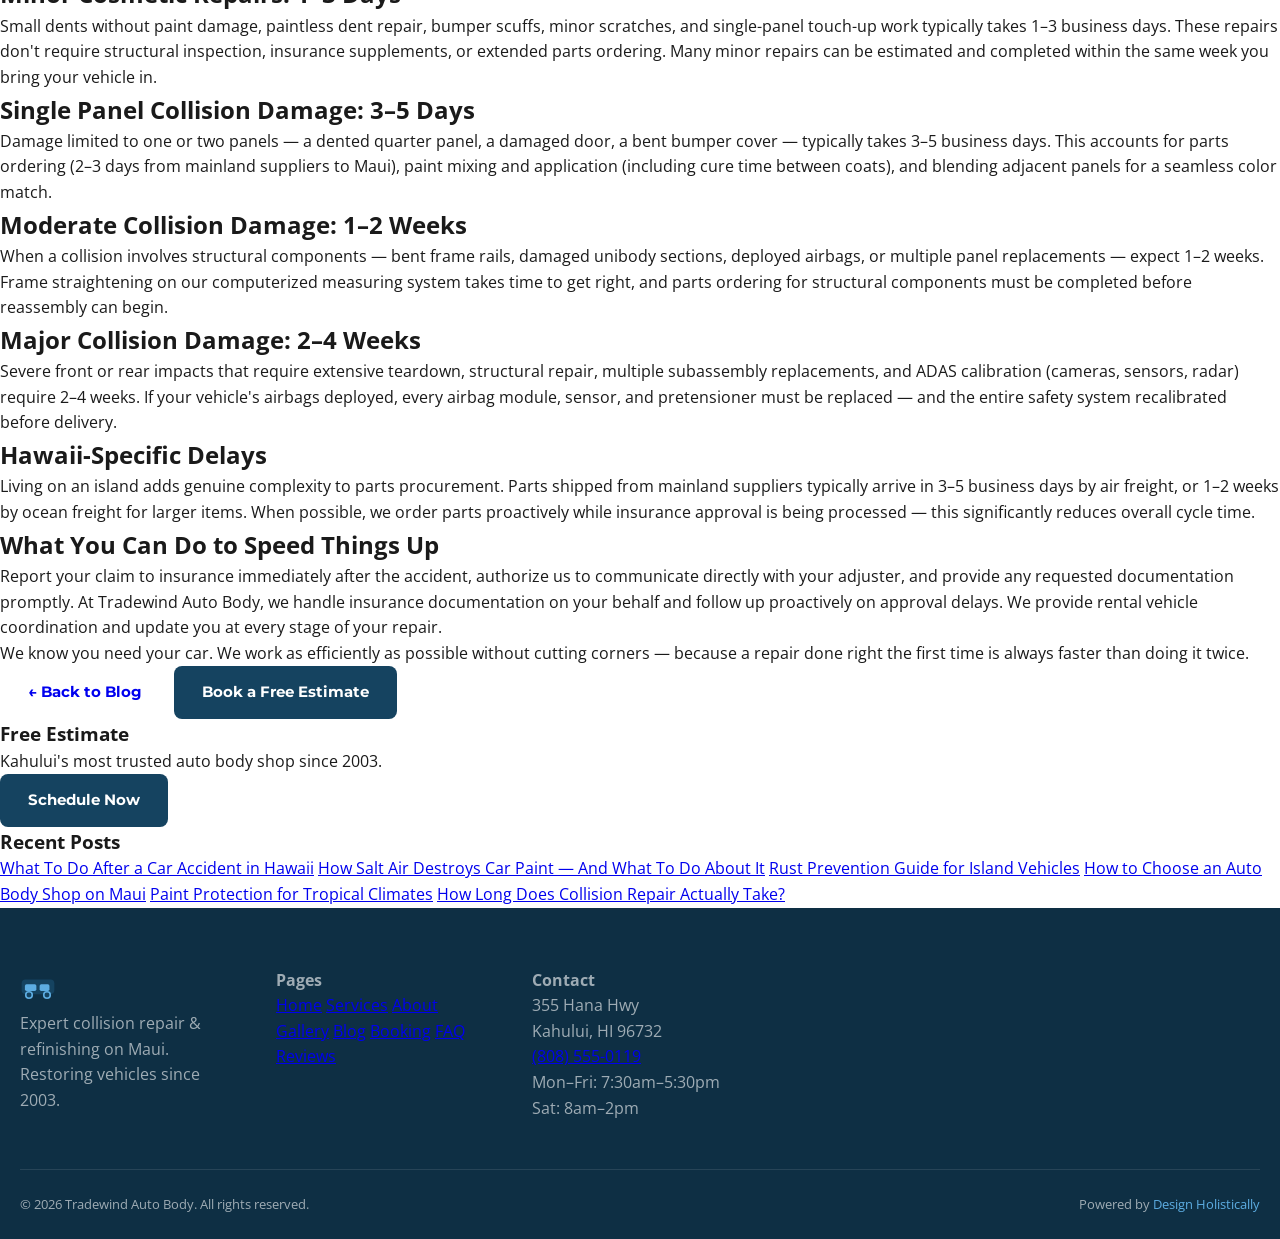
<file: blog-post-6.html>
<!DOCTYPE html>
<html lang="en" data-theme="light">
<head>
  <meta charset="UTF-8"/>
  <meta name="viewport" content="width=device-width, initial-scale=1.0"/>
  <title>How Long Does Collision Repair Actually Take? | Tradewind Auto Body — Kahului, Maui</title>
  <meta name="description" content="How Long Does Collision Repair Actually Take? — Expert advice from Tradewind Auto Body, Kahului, Maui."/>
  <meta property="og:title" content="How Long Does Collision Repair Actually Take? | Tradewind Auto Body"/>
  <meta property="og:description" content="How Long Does Collision Repair Actually Take? — Expert advice from Tradewind Auto Body, Kahului, Maui."/>
  <meta property="og:image" content="images/hero.png"/>
  <link rel="stylesheet" href="css/style.css"/>
  
  <link rel="icon" type="image/x-icon" href="images/favicon.ico">
  <link rel="icon" type="image/png" sizes="32x32" href="images/favicon-32x32.png">
  <link rel="icon" type="image/png" sizes="16x16" href="images/favicon-16x16.png">
  <link rel="apple-touch-icon" sizes="180x180" href="images/apple-touch-icon.png">
</head>
<body>

    <header class="site-header" id="siteHeader">
      <div class="header-inner container">
        <a href="index.html" class="logo" aria-label="Tradewind Auto Body Home">
          <svg width="44" height="44" viewBox="0 0 44 44" fill="none" aria-hidden="true">
            <rect x="2" y="14" width="40" height="18" rx="5" fill="#154360"/>
            <rect x="6" y="20" width="14" height="8" rx="2" fill="#5DADE2"/>
            <rect x="24" y="20" width="12" height="8" rx="2" fill="#5DADE2"/>
            <circle cx="11" cy="33" r="4" fill="#154360" stroke="#5DADE2" stroke-width="2"/>
            <circle cx="33" cy="33" r="4" fill="#154360" stroke="#5DADE2" stroke-width="2"/>
            <path d="M2 22 Q10 14 22 14 Q34 14 42 22" stroke="#5DADE2" stroke-width="2" fill="none"/>
          </svg>
          <span>Tradewind Auto Body</span>
        </a>
        <button class="hamburger" id="hamburger" aria-label="Toggle menu">
          <span></span><span></span><span></span>
        </button>
        <nav class="main-nav" id="mainNav">
          <a href="index.html">Home</a>
          <a href="services.html">Services</a>
          <a href="about.html">About</a>
          <a href="gallery.html">Gallery</a>
          <a href="blog.html">Blog</a>
          <a href="booking.html">Booking</a>
          <a href="faq.html">FAQ</a>
          <a href="reviews.html">Reviews</a>
          <a href="admin.html">Admin</a>
          <button class="dark-toggle" id="darkToggle" aria-label="Toggle dark mode">🌙</button>
        </nav>
      </div>
    </header>

    <section class="page-hero animate-in">
      <div class="container">
        <span class="blog-tag">Repair Process</span>
        <h1>How Long Does Collision Repair Actually Take?</h1>
        <div class="post-meta"><span>Editorial Staff</span> · <span>January 2026</span></div>
      </div>
    </section>
    <div class="blog-post-layout container animate-in">
      <article class="post-content">
        <img src="images/blog-6.png" alt="How Long Does Collision Repair Actually Take?" class="post-hero-img" loading="lazy"/>
        <p>One of the most common questions we hear at Tradewind Auto Body is: "How long will my car be in the shop?" It's completely understandable — you need your vehicle, and uncertainty about timing is stressful. We believe in honest, transparent communication, so here's a realistic breakdown of repair timelines by damage type.</p>

<h2>The Variables That Affect Repair Time</h2>
<p>Before diving into specific estimates, understand that several factors influence every repair: severity of damage, availability of parts (which is slower in Hawaii due to shipping), insurance approval timing, hidden damage discovered during teardown, and current shop workload. Every estimate we give includes these caveats — and we'll update you immediately if anything changes.</p>

<h2>Minor Cosmetic Repairs: 1–3 Days</h2>
<p>Small dents without paint damage, paintless dent repair, bumper scuffs, minor scratches, and single-panel touch-up work typically takes 1–3 business days. These repairs don't require structural inspection, insurance supplements, or extended parts ordering. Many minor repairs can be estimated and completed within the same week you bring your vehicle in.</p>

<h2>Single Panel Collision Damage: 3–5 Days</h2>
<p>Damage limited to one or two panels — a dented quarter panel, a damaged door, a bent bumper cover — typically takes 3–5 business days. This accounts for parts ordering (2–3 days from mainland suppliers to Maui), paint mixing and application (including cure time between coats), and blending adjacent panels for a seamless color match.</p>

<h2>Moderate Collision Damage: 1–2 Weeks</h2>
<p>When a collision involves structural components — bent frame rails, damaged unibody sections, deployed airbags, or multiple panel replacements — expect 1–2 weeks. Frame straightening on our computerized measuring system takes time to get right, and parts ordering for structural components must be completed before reassembly can begin.</p>

<h2>Major Collision Damage: 2–4 Weeks</h2>
<p>Severe front or rear impacts that require extensive teardown, structural repair, multiple subassembly replacements, and ADAS calibration (cameras, sensors, radar) require 2–4 weeks. If your vehicle's airbags deployed, every airbag module, sensor, and pretensioner must be replaced — and the entire safety system recalibrated before delivery.</p>

<h2>Hawaii-Specific Delays</h2>
<p>Living on an island adds genuine complexity to parts procurement. Parts shipped from mainland suppliers typically arrive in 3–5 business days by air freight, or 1–2 weeks by ocean freight for larger items. When possible, we order parts proactively while insurance approval is being processed — this significantly reduces overall cycle time.</p>

<h2>What You Can Do to Speed Things Up</h2>
<p>Report your claim to insurance immediately after the accident, authorize us to communicate directly with your adjuster, and provide any requested documentation promptly. At Tradewind Auto Body, we handle insurance documentation on your behalf and follow up proactively on approval delays. We provide rental vehicle coordination and update you at every stage of your repair.</p>

<p>We know you need your car. We work as efficiently as possible without cutting corners — because a repair done right the first time is always faster than doing it twice.</p>
        <div class="post-footer">
          <a href="blog.html" class="btn btn-secondary">← Back to Blog</a>
          <a href="booking.html" class="btn btn-primary">Book a Free Estimate</a>
        </div>
      </article>
      <aside class="post-sidebar">
        <div class="sidebar-card">
          <h3>Free Estimate</h3>
          <p>Kahului's most trusted auto body shop since 2003.</p>
          <a href="booking.html" class="btn btn-primary">Schedule Now</a>
        </div>
        <div class="sidebar-card">
          <h3>Recent Posts</h3>          <a href="blog-post-1.html" class="sidebar-link">What To Do After a Car Accident in Hawaii</a>
          <a href="blog-post-2.html" class="sidebar-link">How Salt Air Destroys Car Paint — And What To Do About It</a>
          <a href="blog-post-3.html" class="sidebar-link">Rust Prevention Guide for Island Vehicles</a>
          <a href="blog-post-4.html" class="sidebar-link">How to Choose an Auto Body Shop on Maui</a>
          <a href="blog-post-5.html" class="sidebar-link">Paint Protection for Tropical Climates</a>
          <a href="blog-post-6.html" class="sidebar-link">How Long Does Collision Repair Actually Take?</a>
        </div>
      </aside>
    </div>

    <footer class="site-footer">
      <div class="container">
        <div class="footer-grid">
          <div class="footer-brand">
            <svg width="36" height="36" viewBox="0 0 44 44" fill="none">
              <rect x="2" y="14" width="40" height="18" rx="5" fill="#154360"/>
              <rect x="6" y="20" width="14" height="8" rx="2" fill="#5DADE2"/>
              <rect x="24" y="20" width="12" height="8" rx="2" fill="#5DADE2"/>
              <circle cx="11" cy="33" r="4" fill="#154360" stroke="#5DADE2" stroke-width="2"/>
              <circle cx="33" cy="33" r="4" fill="#154360" stroke="#5DADE2" stroke-width="2"/>
            </svg>
            <p>Expert collision repair &amp; refinishing on Maui. Restoring vehicles since 2003.</p>
          </div>
          <div class="footer-links">
            <h4>Pages</h4>
            <a href="index.html">Home</a>
            <a href="services.html">Services</a>
            <a href="about.html">About</a>
            <a href="gallery.html">Gallery</a>
            <a href="blog.html">Blog</a>
            <a href="booking.html">Booking</a>
            <a href="faq.html">FAQ</a>
            <a href="reviews.html">Reviews</a>
          </div>
          <div class="footer-contact">
            <h4>Contact</h4>
            <p>355 Hana Hwy<br>Kahului, HI 96732</p>
            <p><a href="tel:+18085550119">(808) 555-0119</a></p>
            <p>Mon–Fri: 7:30am–5:30pm</p>
            <p>Sat: 8am–2pm</p>
          </div>
        </div>
        <div class="footer-bottom">
          <p>&copy; 2026 Tradewind Auto Body. All rights reserved.</p>
          <p>Powered by <a href="https://designholistically.com" target="_blank">Design Holistically</a></p>
        </div>
      </div>
    </footer>
    <button class="back-to-top" id="backToTop" aria-label="Back to top">↑</button>
    <script src="js/main.js"></script>
</body>
</html>
</file>
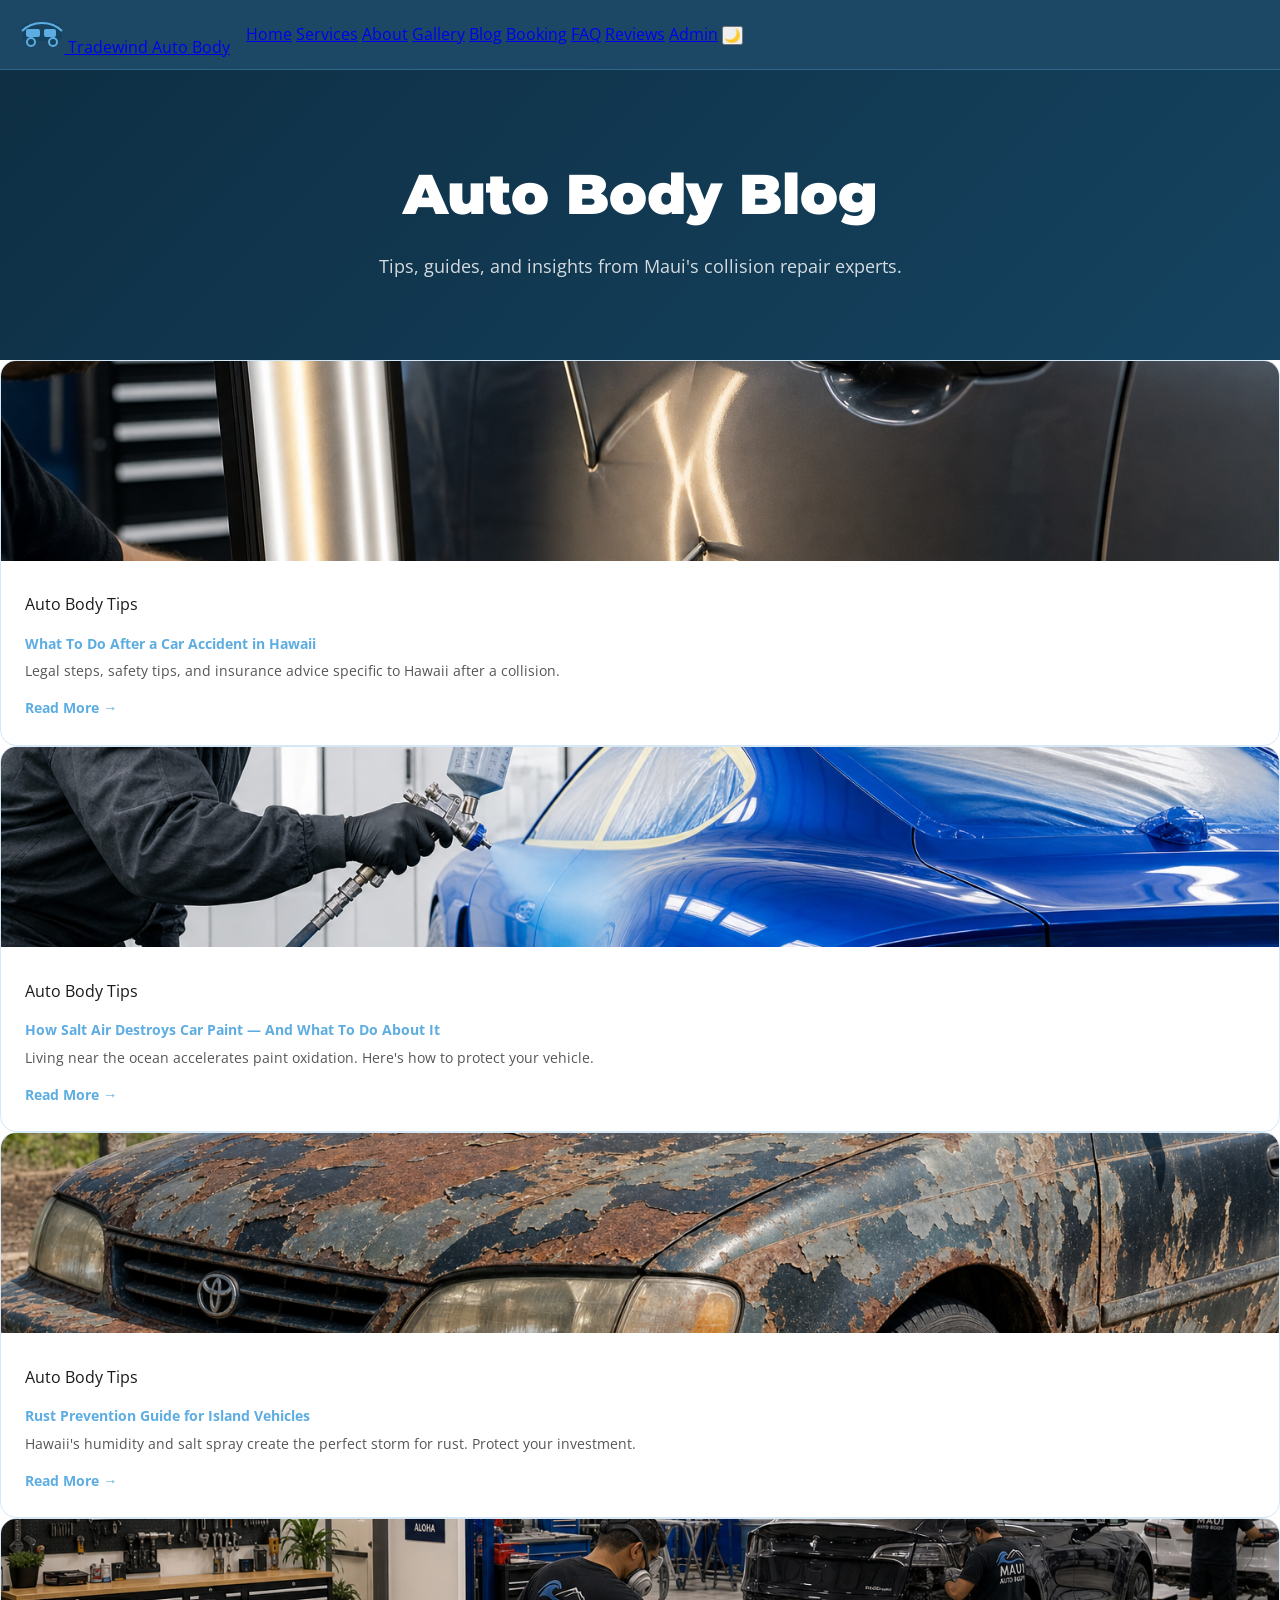
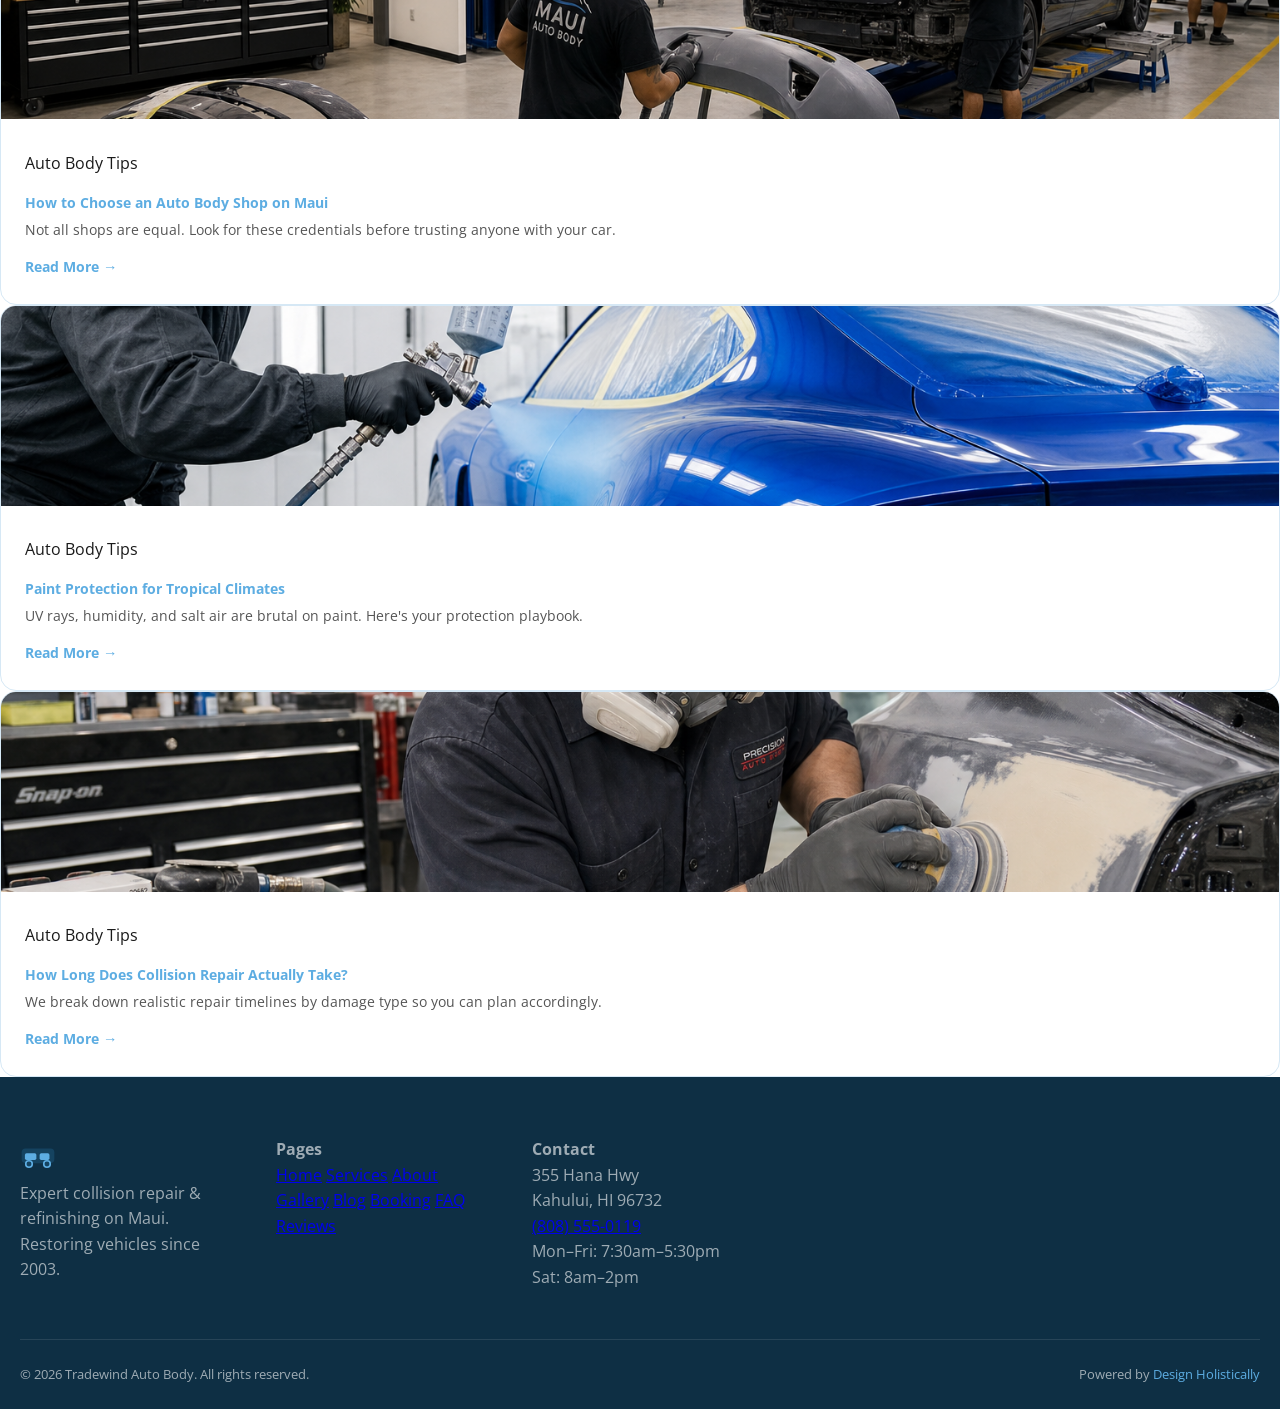
<file: blog.html>
<!DOCTYPE html>
<html lang="en" data-theme="light">
<head>
  <meta charset="UTF-8"/>
  <meta name="viewport" content="width=device-width, initial-scale=1.0"/>
  <title>Blog | Tradewind Auto Body — Kahului, Maui</title>
  <meta name="description" content="Auto body tips, paint protection guides, and Hawaii driving advice from Tradewind Auto Body in Kahului, Maui."/>
  <meta property="og:title" content="Blog | Tradewind Auto Body"/>
  <meta property="og:description" content="Auto body tips, paint protection guides, and Hawaii driving advice from Tradewind Auto Body in Kahului, Maui."/>
  <meta property="og:image" content="images/hero.png"/>
  <link rel="stylesheet" href="css/style.css"/>
  
  <link rel="icon" type="image/x-icon" href="images/favicon.ico">
  <link rel="icon" type="image/png" sizes="32x32" href="images/favicon-32x32.png">
  <link rel="icon" type="image/png" sizes="16x16" href="images/favicon-16x16.png">
  <link rel="apple-touch-icon" sizes="180x180" href="images/apple-touch-icon.png">
</head>
<body>

    <header class="site-header" id="siteHeader">
      <div class="header-inner container">
        <a href="index.html" class="logo" aria-label="Tradewind Auto Body Home">
          <svg width="44" height="44" viewBox="0 0 44 44" fill="none" aria-hidden="true">
            <rect x="2" y="14" width="40" height="18" rx="5" fill="#154360"/>
            <rect x="6" y="20" width="14" height="8" rx="2" fill="#5DADE2"/>
            <rect x="24" y="20" width="12" height="8" rx="2" fill="#5DADE2"/>
            <circle cx="11" cy="33" r="4" fill="#154360" stroke="#5DADE2" stroke-width="2"/>
            <circle cx="33" cy="33" r="4" fill="#154360" stroke="#5DADE2" stroke-width="2"/>
            <path d="M2 22 Q10 14 22 14 Q34 14 42 22" stroke="#5DADE2" stroke-width="2" fill="none"/>
          </svg>
          <span>Tradewind Auto Body</span>
        </a>
        <button class="hamburger" id="hamburger" aria-label="Toggle menu">
          <span></span><span></span><span></span>
        </button>
        <nav class="main-nav" id="mainNav">
          <a href="index.html">Home</a>
          <a href="services.html">Services</a>
          <a href="about.html">About</a>
          <a href="gallery.html">Gallery</a>
          <a href="blog.html">Blog</a>
          <a href="booking.html">Booking</a>
          <a href="faq.html">FAQ</a>
          <a href="reviews.html">Reviews</a>
          <a href="admin.html">Admin</a>
          <button class="dark-toggle" id="darkToggle" aria-label="Toggle dark mode">🌙</button>
        </nav>
      </div>
    </header>

    <section class="page-hero animate-in">
      <div class="container">
        <h1>Auto Body Blog</h1>
        <p>Tips, guides, and insights from Maui's collision repair experts.</p>
      </div>
    </section>
    <section class="blog-grid container animate-in">
              <article class="blog-card animate-in">
          <a href="blog-post-1.html">
            <img src="images/service-dent.png" alt="What To Do After a Car Accident in Hawaii" loading="lazy"/>
          </a>
          <div class="blog-card-body">
            <span class="blog-tag">Auto Body Tips</span>
            <h2><a href="blog-post-1.html">What To Do After a Car Accident in Hawaii</a></h2>
            <p>Legal steps, safety tips, and insurance advice specific to Hawaii after a collision.</p>
            <a href="blog-post-1.html" class="read-more">Read More →</a>
          </div>
        </article>
        <article class="blog-card animate-in">
          <a href="blog-post-2.html">
            <img src="images/service-paint.png" alt="How Salt Air Destroys Car Paint — And What To Do About It" loading="lazy"/>
          </a>
          <div class="blog-card-body">
            <span class="blog-tag">Auto Body Tips</span>
            <h2><a href="blog-post-2.html">How Salt Air Destroys Car Paint — And What To Do About It</a></h2>
            <p>Living near the ocean accelerates paint oxidation. Here's how to protect your vehicle.</p>
            <a href="blog-post-2.html" class="read-more">Read More →</a>
          </div>
        </article>
        <article class="blog-card animate-in">
          <a href="blog-post-3.html">
            <img src="images/blog-2.png" alt="Rust Prevention Guide for Island Vehicles" loading="lazy"/>
          </a>
          <div class="blog-card-body">
            <span class="blog-tag">Auto Body Tips</span>
            <h2><a href="blog-post-3.html">Rust Prevention Guide for Island Vehicles</a></h2>
            <p>Hawaii's humidity and salt spray create the perfect storm for rust. Protect your investment.</p>
            <a href="blog-post-3.html" class="read-more">Read More →</a>
          </div>
        </article>
        <article class="blog-card animate-in">
          <a href="blog-post-4.html">
            <img src="images/blog-4.png" alt="How to Choose an Auto Body Shop on Maui" loading="lazy"/>
          </a>
          <div class="blog-card-body">
            <span class="blog-tag">Auto Body Tips</span>
            <h2><a href="blog-post-4.html">How to Choose an Auto Body Shop on Maui</a></h2>
            <p>Not all shops are equal. Look for these credentials before trusting anyone with your car.</p>
            <a href="blog-post-4.html" class="read-more">Read More →</a>
          </div>
        </article>
        <article class="blog-card animate-in">
          <a href="blog-post-5.html">
            <img src="images/service-paint.png" alt="Paint Protection for Tropical Climates" loading="lazy"/>
          </a>
          <div class="blog-card-body">
            <span class="blog-tag">Auto Body Tips</span>
            <h2><a href="blog-post-5.html">Paint Protection for Tropical Climates</a></h2>
            <p>UV rays, humidity, and salt air are brutal on paint. Here's your protection playbook.</p>
            <a href="blog-post-5.html" class="read-more">Read More →</a>
          </div>
        </article>
        <article class="blog-card animate-in">
          <a href="blog-post-6.html">
            <img src="images/service-collision.png" alt="How Long Does Collision Repair Actually Take?" loading="lazy"/>
          </a>
          <div class="blog-card-body">
            <span class="blog-tag">Auto Body Tips</span>
            <h2><a href="blog-post-6.html">How Long Does Collision Repair Actually Take?</a></h2>
            <p>We break down realistic repair timelines by damage type so you can plan accordingly.</p>
            <a href="blog-post-6.html" class="read-more">Read More →</a>
          </div>
        </article>
    </section>

    <footer class="site-footer">
      <div class="container">
        <div class="footer-grid">
          <div class="footer-brand">
            <svg width="36" height="36" viewBox="0 0 44 44" fill="none">
              <rect x="2" y="14" width="40" height="18" rx="5" fill="#154360"/>
              <rect x="6" y="20" width="14" height="8" rx="2" fill="#5DADE2"/>
              <rect x="24" y="20" width="12" height="8" rx="2" fill="#5DADE2"/>
              <circle cx="11" cy="33" r="4" fill="#154360" stroke="#5DADE2" stroke-width="2"/>
              <circle cx="33" cy="33" r="4" fill="#154360" stroke="#5DADE2" stroke-width="2"/>
            </svg>
            <p>Expert collision repair &amp; refinishing on Maui. Restoring vehicles since 2003.</p>
          </div>
          <div class="footer-links">
            <h4>Pages</h4>
            <a href="index.html">Home</a>
            <a href="services.html">Services</a>
            <a href="about.html">About</a>
            <a href="gallery.html">Gallery</a>
            <a href="blog.html">Blog</a>
            <a href="booking.html">Booking</a>
            <a href="faq.html">FAQ</a>
            <a href="reviews.html">Reviews</a>
          </div>
          <div class="footer-contact">
            <h4>Contact</h4>
            <p>355 Hana Hwy<br>Kahului, HI 96732</p>
            <p><a href="tel:+18085550119">(808) 555-0119</a></p>
            <p>Mon–Fri: 7:30am–5:30pm</p>
            <p>Sat: 8am–2pm</p>
          </div>
        </div>
        <div class="footer-bottom">
          <p>&copy; 2026 Tradewind Auto Body. All rights reserved.</p>
          <p>Powered by <a href="https://designholistically.com" target="_blank">Design Holistically</a></p>
        </div>
      </div>
    </footer>
    <button class="back-to-top" id="backToTop" aria-label="Back to top">↑</button>
    <script src="js/main.js"></script>
</body>
</html>
</file>
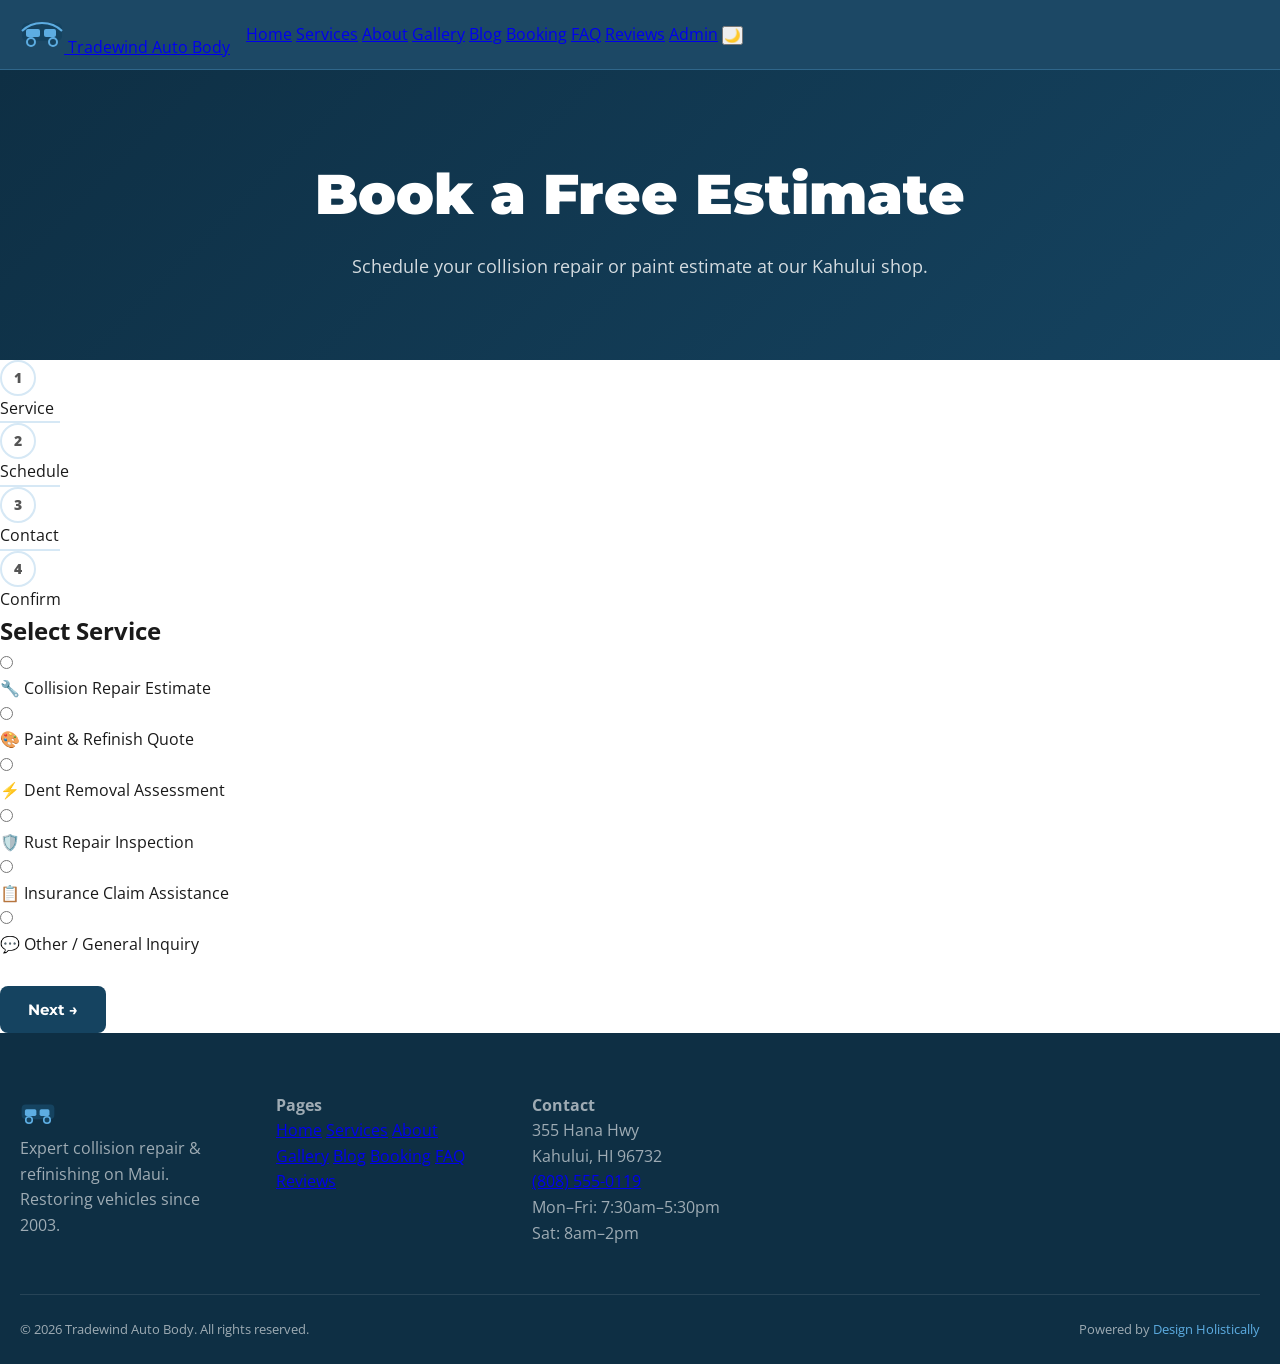
<file: booking.html>
<!DOCTYPE html>
<html lang="en" data-theme="light">
<head>
  <meta charset="UTF-8"/>
  <meta name="viewport" content="width=device-width, initial-scale=1.0"/>
  <title>Book a Free Estimate | Tradewind Auto Body — Kahului, Maui</title>
  <meta name="description" content="Schedule a free collision repair or paint estimate at Tradewind Auto Body in Kahului, Maui."/>
  <meta property="og:title" content="Book a Free Estimate | Tradewind Auto Body"/>
  <meta property="og:description" content="Schedule a free collision repair or paint estimate at Tradewind Auto Body in Kahului, Maui."/>
  <meta property="og:image" content="images/hero.png"/>
  <link rel="stylesheet" href="css/style.css"/>
  
  <link rel="icon" type="image/x-icon" href="images/favicon.ico">
  <link rel="icon" type="image/png" sizes="32x32" href="images/favicon-32x32.png">
  <link rel="icon" type="image/png" sizes="16x16" href="images/favicon-16x16.png">
  <link rel="apple-touch-icon" sizes="180x180" href="images/apple-touch-icon.png">
</head>
<body>

    <header class="site-header" id="siteHeader">
      <div class="header-inner container">
        <a href="index.html" class="logo" aria-label="Tradewind Auto Body Home">
          <svg width="44" height="44" viewBox="0 0 44 44" fill="none" aria-hidden="true">
            <rect x="2" y="14" width="40" height="18" rx="5" fill="#154360"/>
            <rect x="6" y="20" width="14" height="8" rx="2" fill="#5DADE2"/>
            <rect x="24" y="20" width="12" height="8" rx="2" fill="#5DADE2"/>
            <circle cx="11" cy="33" r="4" fill="#154360" stroke="#5DADE2" stroke-width="2"/>
            <circle cx="33" cy="33" r="4" fill="#154360" stroke="#5DADE2" stroke-width="2"/>
            <path d="M2 22 Q10 14 22 14 Q34 14 42 22" stroke="#5DADE2" stroke-width="2" fill="none"/>
          </svg>
          <span>Tradewind Auto Body</span>
        </a>
        <button class="hamburger" id="hamburger" aria-label="Toggle menu">
          <span></span><span></span><span></span>
        </button>
        <nav class="main-nav" id="mainNav">
          <a href="index.html">Home</a>
          <a href="services.html">Services</a>
          <a href="about.html">About</a>
          <a href="gallery.html">Gallery</a>
          <a href="blog.html">Blog</a>
          <a href="booking.html">Booking</a>
          <a href="faq.html">FAQ</a>
          <a href="reviews.html">Reviews</a>
          <a href="admin.html">Admin</a>
          <button class="dark-toggle" id="darkToggle" aria-label="Toggle dark mode">🌙</button>
        </nav>
      </div>
    </header>

    <section class="page-hero animate-in">
      <div class="container">
        <h1>Book a Free Estimate</h1>
        <p>Schedule your collision repair or paint estimate at our Kahului shop.</p>
      </div>
    </section>
    <section class="booking-section container animate-in">
      <div class="booking-wrapper">
        <div class="step-indicators">
          <div class="step-item active" id="step-ind-1">
            <div class="step-dot">1</div>
            <span>Service</span>
          </div>
          <div class="step-line"></div>
          <div class="step-item" id="step-ind-2">
            <div class="step-dot">2</div>
            <span>Schedule</span>
          </div>
          <div class="step-line"></div>
          <div class="step-item" id="step-ind-3">
            <div class="step-dot">3</div>
            <span>Contact</span>
          </div>
          <div class="step-line"></div>
          <div class="step-item" id="step-ind-4">
            <div class="step-dot">4</div>
            <span>Confirm</span>
          </div>
        </div>

        <form id="bookingForm" class="booking-form">
          <div class="form-step active" id="step1">
            <h2>Select Service</h2>
            <div class="service-select-grid">
              <label class="service-option">
                <input type="radio" name="service" value="Collision Repair Estimate"/>
                <div class="service-opt-card">
                  <span class="svc-icon">🔧</span>
                  <span>Collision Repair Estimate</span>
                </div>
              </label>
              <label class="service-option">
                <input type="radio" name="service" value="Paint &amp; Refinish Quote"/>
                <div class="service-opt-card">
                  <span class="svc-icon">🎨</span>
                  <span>Paint &amp; Refinish Quote</span>
                </div>
              </label>
              <label class="service-option">
                <input type="radio" name="service" value="Dent Removal Assessment"/>
                <div class="service-opt-card">
                  <span class="svc-icon">⚡</span>
                  <span>Dent Removal Assessment</span>
                </div>
              </label>
              <label class="service-option">
                <input type="radio" name="service" value="Rust Repair Inspection"/>
                <div class="service-opt-card">
                  <span class="svc-icon">🛡️</span>
                  <span>Rust Repair Inspection</span>
                </div>
              </label>
              <label class="service-option">
                <input type="radio" name="service" value="Insurance Claim Assistance"/>
                <div class="service-opt-card">
                  <span class="svc-icon">📋</span>
                  <span>Insurance Claim Assistance</span>
                </div>
              </label>
              <label class="service-option">
                <input type="radio" name="service" value="Other / General Inquiry"/>
                <div class="service-opt-card">
                  <span class="svc-icon">💬</span>
                  <span>Other / General Inquiry</span>
                </div>
              </label>
            </div>
            <div class="form-nav">
              <button type="button" class="btn btn-primary" onclick="nextStep(1)">Next →</button>
            </div>
          </div>

          <div class="form-step" id="step2">
            <h2>Choose Date &amp; Time</h2>
            <div class="form-group">
              <label for="prefDate">Preferred Date</label>
              <input type="date" id="prefDate" name="date" required/>
            </div>
            <div class="form-group">
              <label for="prefTime">Preferred Time</label>
              <select id="prefTime" name="time">
                <option value="">Select a time</option>
                <option>7:30 AM</option><option>8:00 AM</option><option>8:30 AM</option>
                <option>9:00 AM</option><option>10:00 AM</option><option>11:00 AM</option>
                <option>1:00 PM</option><option>2:00 PM</option><option>3:00 PM</option>
                <option>4:00 PM</option>
              </select>
            </div>
            <div class="form-nav">
              <button type="button" class="btn btn-secondary" onclick="prevStep(2)">← Back</button>
              <button type="button" class="btn btn-primary" onclick="nextStep(2)">Next →</button>
            </div>
          </div>

          <div class="form-step" id="step3">
            <h2>Your Information</h2>
            <div class="form-row">
              <div class="form-group">
                <label for="firstName">First Name</label>
                <input type="text" id="firstName" name="firstName" placeholder="Kai" required/>
              </div>
              <div class="form-group">
                <label for="lastName">Last Name</label>
                <input type="text" id="lastName" name="lastName" placeholder="Nakamura" required/>
              </div>
            </div>
            <div class="form-group">
              <label for="email">Email Address</label>
              <input type="email" id="email" name="email" placeholder="kai@example.com" required/>
            </div>
            <div class="form-group">
              <label for="phone">Phone Number</label>
              <input type="tel" id="phone" name="phone" placeholder="(808) 555-0100"/>
            </div>
            <div class="form-group">
              <label for="vehicle">Vehicle (Year, Make, Model)</label>
              <input type="text" id="vehicle" name="vehicle" placeholder="2020 Toyota Tacoma"/>
            </div>
            <div class="form-group">
              <label for="notes">Describe the Damage</label>
              <textarea id="notes" name="notes" rows="4" placeholder="Rear bumper impact, side scrape, etc."></textarea>
            </div>
            <div class="form-nav">
              <button type="button" class="btn btn-secondary" onclick="prevStep(3)">← Back</button>
              <button type="button" class="btn btn-primary" onclick="nextStep(3)">Review →</button>
            </div>
          </div>

          <div class="form-step" id="step4">
            <h2>Confirm Your Request</h2>
            <div class="confirmation-card">
              <div id="summaryContent" class="summary-grid"></div>
              <p class="confirm-note">Our team will confirm your appointment within 2 business hours by phone or email.</p>
            </div>
            <div class="form-nav">
              <button type="button" class="btn btn-secondary" onclick="prevStep(4)">← Edit</button>
              <button type="button" class="btn btn-primary" onclick="submitBooking()">Submit Request ✓</button>
            </div>
          </div>

          <div class="form-step" id="step5">
            <div class="success-message">
              <div class="success-icon">✅</div>
              <h2>Request Received!</h2>
              <p>Mahalo! We'll confirm your estimate appointment within 2 business hours.</p>
              <a href="index.html" class="btn btn-primary">Return Home</a>
            </div>
          </div>
        </form>
      </div>
    </section>

    <footer class="site-footer">
      <div class="container">
        <div class="footer-grid">
          <div class="footer-brand">
            <svg width="36" height="36" viewBox="0 0 44 44" fill="none">
              <rect x="2" y="14" width="40" height="18" rx="5" fill="#154360"/>
              <rect x="6" y="20" width="14" height="8" rx="2" fill="#5DADE2"/>
              <rect x="24" y="20" width="12" height="8" rx="2" fill="#5DADE2"/>
              <circle cx="11" cy="33" r="4" fill="#154360" stroke="#5DADE2" stroke-width="2"/>
              <circle cx="33" cy="33" r="4" fill="#154360" stroke="#5DADE2" stroke-width="2"/>
            </svg>
            <p>Expert collision repair &amp; refinishing on Maui. Restoring vehicles since 2003.</p>
          </div>
          <div class="footer-links">
            <h4>Pages</h4>
            <a href="index.html">Home</a>
            <a href="services.html">Services</a>
            <a href="about.html">About</a>
            <a href="gallery.html">Gallery</a>
            <a href="blog.html">Blog</a>
            <a href="booking.html">Booking</a>
            <a href="faq.html">FAQ</a>
            <a href="reviews.html">Reviews</a>
          </div>
          <div class="footer-contact">
            <h4>Contact</h4>
            <p>355 Hana Hwy<br>Kahului, HI 96732</p>
            <p><a href="tel:+18085550119">(808) 555-0119</a></p>
            <p>Mon–Fri: 7:30am–5:30pm</p>
            <p>Sat: 8am–2pm</p>
          </div>
        </div>
        <div class="footer-bottom">
          <p>&copy; 2026 Tradewind Auto Body. All rights reserved.</p>
          <p>Powered by <a href="https://designholistically.com" target="_blank">Design Holistically</a></p>
        </div>
      </div>
    </footer>
    <button class="back-to-top" id="backToTop" aria-label="Back to top">↑</button>
    <script src="js/main.js"></script>
</body>
</html>
</file>
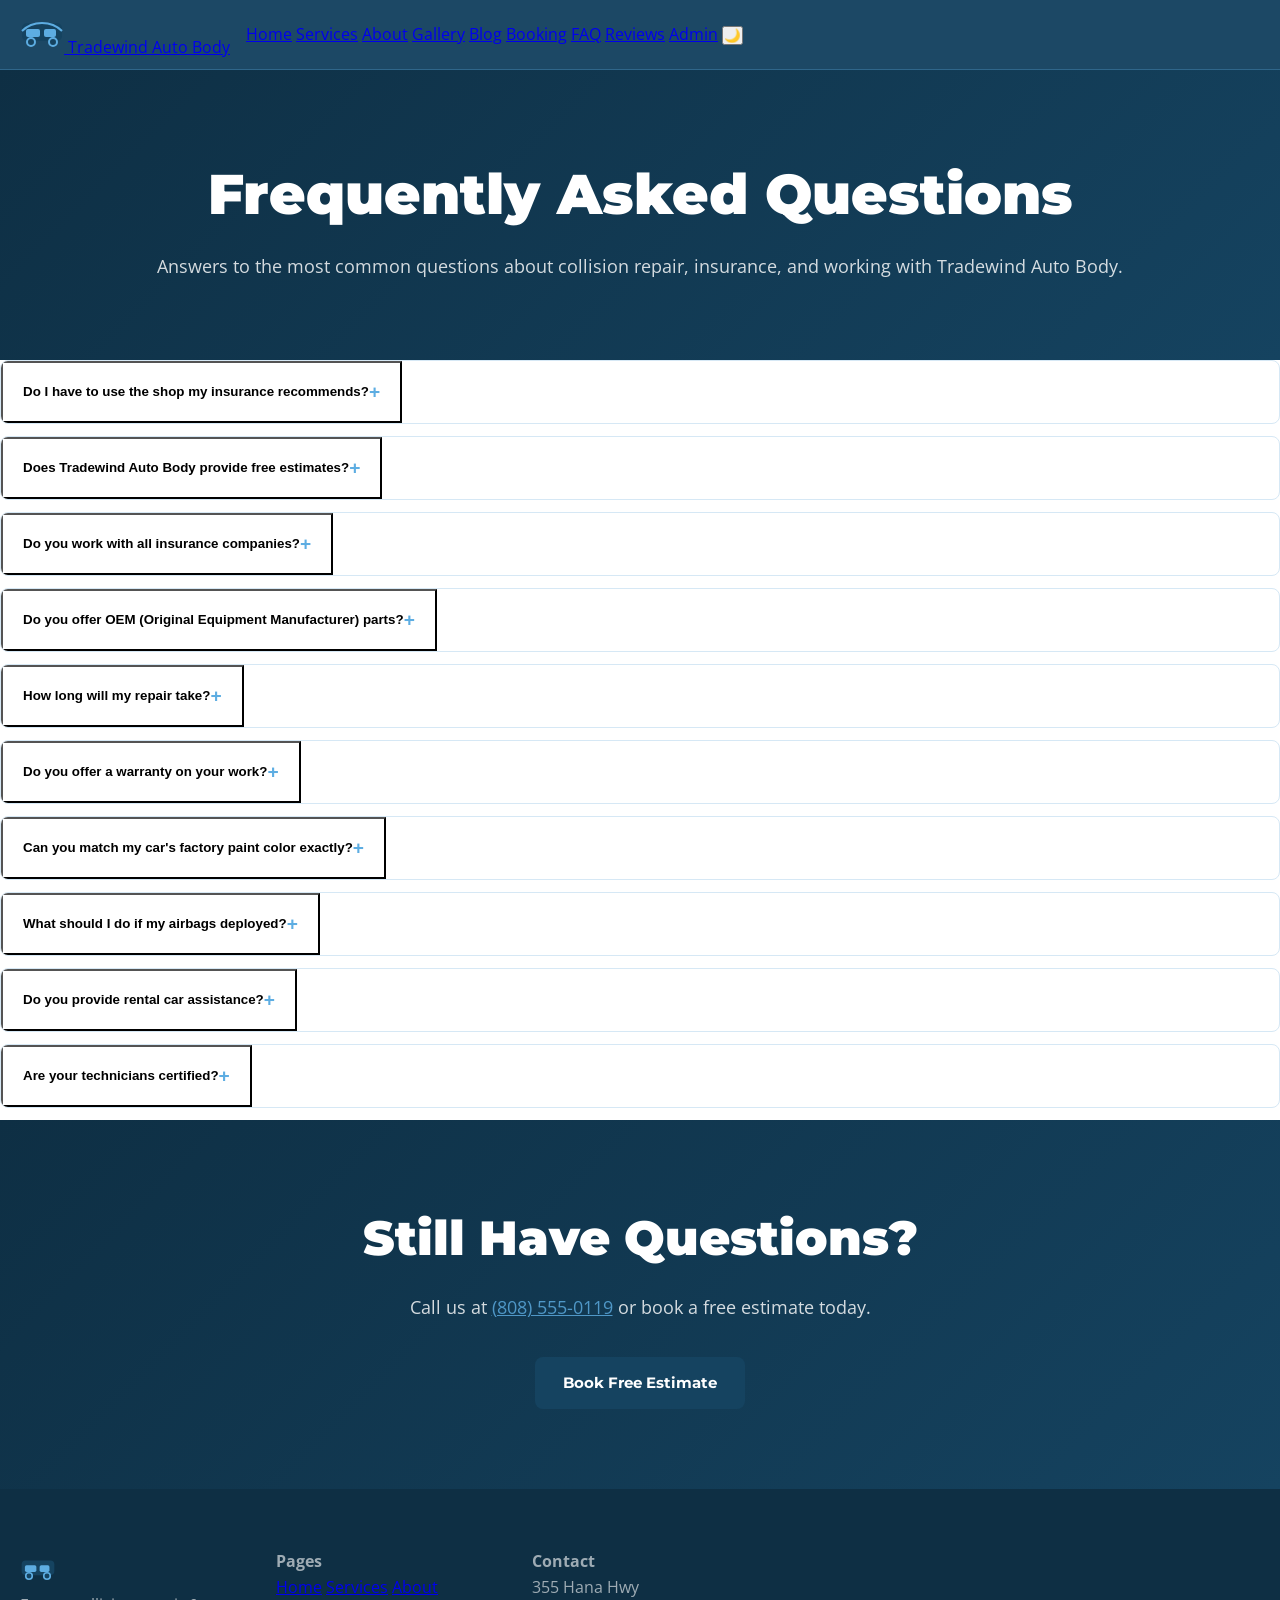
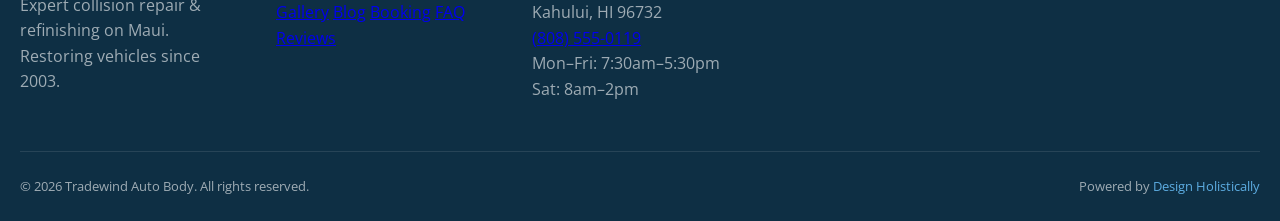
<file: faq.html>
<!DOCTYPE html>
<html lang="en" data-theme="light">
<head>
  <meta charset="UTF-8"/>
  <meta name="viewport" content="width=device-width, initial-scale=1.0"/>
  <title>FAQ | Tradewind Auto Body — Kahului, Maui</title>
  <meta name="description" content="Common questions about auto body repair, insurance claims, and paint services at Tradewind Auto Body in Kahului, Maui."/>
  <meta property="og:title" content="FAQ | Tradewind Auto Body"/>
  <meta property="og:description" content="Common questions about auto body repair, insurance claims, and paint services at Tradewind Auto Body in Kahului, Maui."/>
  <meta property="og:image" content="images/hero.png"/>
  <link rel="stylesheet" href="css/style.css"/>
  
  <link rel="icon" type="image/x-icon" href="images/favicon.ico">
  <link rel="icon" type="image/png" sizes="32x32" href="images/favicon-32x32.png">
  <link rel="icon" type="image/png" sizes="16x16" href="images/favicon-16x16.png">
  <link rel="apple-touch-icon" sizes="180x180" href="images/apple-touch-icon.png">
</head>
<body>

    <header class="site-header" id="siteHeader">
      <div class="header-inner container">
        <a href="index.html" class="logo" aria-label="Tradewind Auto Body Home">
          <svg width="44" height="44" viewBox="0 0 44 44" fill="none" aria-hidden="true">
            <rect x="2" y="14" width="40" height="18" rx="5" fill="#154360"/>
            <rect x="6" y="20" width="14" height="8" rx="2" fill="#5DADE2"/>
            <rect x="24" y="20" width="12" height="8" rx="2" fill="#5DADE2"/>
            <circle cx="11" cy="33" r="4" fill="#154360" stroke="#5DADE2" stroke-width="2"/>
            <circle cx="33" cy="33" r="4" fill="#154360" stroke="#5DADE2" stroke-width="2"/>
            <path d="M2 22 Q10 14 22 14 Q34 14 42 22" stroke="#5DADE2" stroke-width="2" fill="none"/>
          </svg>
          <span>Tradewind Auto Body</span>
        </a>
        <button class="hamburger" id="hamburger" aria-label="Toggle menu">
          <span></span><span></span><span></span>
        </button>
        <nav class="main-nav" id="mainNav">
          <a href="index.html">Home</a>
          <a href="services.html">Services</a>
          <a href="about.html">About</a>
          <a href="gallery.html">Gallery</a>
          <a href="blog.html">Blog</a>
          <a href="booking.html">Booking</a>
          <a href="faq.html">FAQ</a>
          <a href="reviews.html">Reviews</a>
          <a href="admin.html">Admin</a>
          <button class="dark-toggle" id="darkToggle" aria-label="Toggle dark mode">🌙</button>
        </nav>
      </div>
    </header>

    <section class="page-hero animate-in">
      <div class="container">
        <h1>Frequently Asked Questions</h1>
        <p>Answers to the most common questions about collision repair, insurance, and working with Tradewind Auto Body.</p>
      </div>
    </section>
    <section class="faq-section container animate-in">
      <div class="faq-list">
                <div class="faq-item animate-in">
          <button class="faq-question" aria-expanded="false">
            Do I have to use the shop my insurance recommends?
            <span class="faq-icon">+</span>
          </button>
          <div class="faq-answer">
            <p>No. In Hawaii, you have the legal right to choose your own repair facility. Insurance companies may suggest shops on their Direct Repair Program, but you are not obligated to use them. We work with all major carriers regardless of their preferred shop lists.</p>
          </div>
        </div>
        <div class="faq-item animate-in">
          <button class="faq-question" aria-expanded="false">
            Does Tradewind Auto Body provide free estimates?
            <span class="faq-icon">+</span>
          </button>
          <div class="faq-answer">
            <p>Yes, all estimates at Tradewind Auto Body are completely free. We'll assess your vehicle, document the damage, and provide a detailed written estimate at no charge. If you're filing an insurance claim, we can also communicate directly with your adjuster on your behalf.</p>
          </div>
        </div>
        <div class="faq-item animate-in">
          <button class="faq-question" aria-expanded="false">
            Do you work with all insurance companies?
            <span class="faq-icon">+</span>
          </button>
          <div class="faq-answer">
            <p>Yes. We work directly with all major insurance carriers including GEICO, State Farm, Allstate, USAA, Progressive, Farmers, and local Hawaii carriers. We handle the paperwork and follow up on approvals so you don't have to.</p>
          </div>
        </div>
        <div class="faq-item animate-in">
          <button class="faq-question" aria-expanded="false">
            Do you offer OEM (Original Equipment Manufacturer) parts?
            <span class="faq-icon">+</span>
          </button>
          <div class="faq-answer">
            <p>Yes. We prioritize OEM parts for all structural and safety-critical components to maintain your vehicle's factory specifications and safety ratings. For non-structural cosmetic components, we'll discuss your options and the cost difference between OEM and quality aftermarket alternatives.</p>
          </div>
        </div>
        <div class="faq-item animate-in">
          <button class="faq-question" aria-expanded="false">
            How long will my repair take?
            <span class="faq-icon">+</span>
          </button>
          <div class="faq-answer">
            <p>Repair time depends on damage severity and parts availability. Minor repairs take 1–3 days, single-panel repairs 3–5 days, and moderate collision damage 1–2 weeks. Island shipping adds 3–5 days for parts from mainland suppliers. We'll give you a realistic timeline upfront and update you if anything changes.</p>
          </div>
        </div>
        <div class="faq-item animate-in">
          <button class="faq-question" aria-expanded="false">
            Do you offer a warranty on your work?
            <span class="faq-icon">+</span>
          </button>
          <div class="faq-answer">
            <p>Yes. All collision repairs at Tradewind Auto Body are covered by a limited lifetime warranty on workmanship as long as you own the vehicle. Paint work is warranted against peeling, cracking, and color fade for 5 years. Parts warranties are provided by the manufacturer.</p>
          </div>
        </div>
        <div class="faq-item animate-in">
          <button class="faq-question" aria-expanded="false">
            Can you match my car's factory paint color exactly?
            <span class="faq-icon">+</span>
          </button>
          <div class="faq-answer">
            <p>Yes. We use computerized color-matching technology and factory paint codes to achieve precise color matches. We also blend adjacent panels when necessary to ensure a seamless, invisible repair — even on newer vehicles with complex metallic or pearl finishes.</p>
          </div>
        </div>
        <div class="faq-item animate-in">
          <button class="faq-question" aria-expanded="false">
            What should I do if my airbags deployed?
            <span class="faq-icon">+</span>
          </button>
          <div class="faq-answer">
            <p>Don't drive the vehicle. Have it towed immediately — deployed airbags mean significant safety system components need replacement and recalibration before the vehicle is safe to drive. We're experienced in complete airbag system replacement and post-repair ADAS calibration.</p>
          </div>
        </div>
        <div class="faq-item animate-in">
          <button class="faq-question" aria-expanded="false">
            Do you provide rental car assistance?
            <span class="faq-icon">+</span>
          </button>
          <div class="faq-answer">
            <p>Yes. We can coordinate rental vehicle arrangements for covered insurance claims and will work with your rental coverage to make the process as smooth as possible. Most insurance policies include rental coverage — check your policy or ask us when you bring your vehicle in.</p>
          </div>
        </div>
        <div class="faq-item animate-in">
          <button class="faq-question" aria-expanded="false">
            Are your technicians certified?
            <span class="faq-icon">+</span>
          </button>
          <div class="faq-answer">
            <p>Yes. Our technicians hold I-CAR certifications and complete ongoing training to stay current with rapidly evolving vehicle technology. We invest in continuous education because modern vehicles — especially those with advanced driver assistance systems — require specialized knowledge to repair correctly.</p>
          </div>
        </div>
      </div>
    </section>
    <section class="cta-section animate-in">
      <div class="container cta-inner">
        <h2>Still Have Questions?</h2>
        <p>Call us at <a href="tel:+18085550119" style="color:#5DADE2">(808) 555-0119</a> or book a free estimate today.</p>
        <a href="booking.html" class="btn btn-primary">Book Free Estimate</a>
      </div>
    </section>

    <footer class="site-footer">
      <div class="container">
        <div class="footer-grid">
          <div class="footer-brand">
            <svg width="36" height="36" viewBox="0 0 44 44" fill="none">
              <rect x="2" y="14" width="40" height="18" rx="5" fill="#154360"/>
              <rect x="6" y="20" width="14" height="8" rx="2" fill="#5DADE2"/>
              <rect x="24" y="20" width="12" height="8" rx="2" fill="#5DADE2"/>
              <circle cx="11" cy="33" r="4" fill="#154360" stroke="#5DADE2" stroke-width="2"/>
              <circle cx="33" cy="33" r="4" fill="#154360" stroke="#5DADE2" stroke-width="2"/>
            </svg>
            <p>Expert collision repair &amp; refinishing on Maui. Restoring vehicles since 2003.</p>
          </div>
          <div class="footer-links">
            <h4>Pages</h4>
            <a href="index.html">Home</a>
            <a href="services.html">Services</a>
            <a href="about.html">About</a>
            <a href="gallery.html">Gallery</a>
            <a href="blog.html">Blog</a>
            <a href="booking.html">Booking</a>
            <a href="faq.html">FAQ</a>
            <a href="reviews.html">Reviews</a>
          </div>
          <div class="footer-contact">
            <h4>Contact</h4>
            <p>355 Hana Hwy<br>Kahului, HI 96732</p>
            <p><a href="tel:+18085550119">(808) 555-0119</a></p>
            <p>Mon–Fri: 7:30am–5:30pm</p>
            <p>Sat: 8am–2pm</p>
          </div>
        </div>
        <div class="footer-bottom">
          <p>&copy; 2026 Tradewind Auto Body. All rights reserved.</p>
          <p>Powered by <a href="https://designholistically.com" target="_blank">Design Holistically</a></p>
        </div>
      </div>
    </footer>
    <button class="back-to-top" id="backToTop" aria-label="Back to top">↑</button>
    <script src="js/main.js"></script>
</body>
</html>
</file>
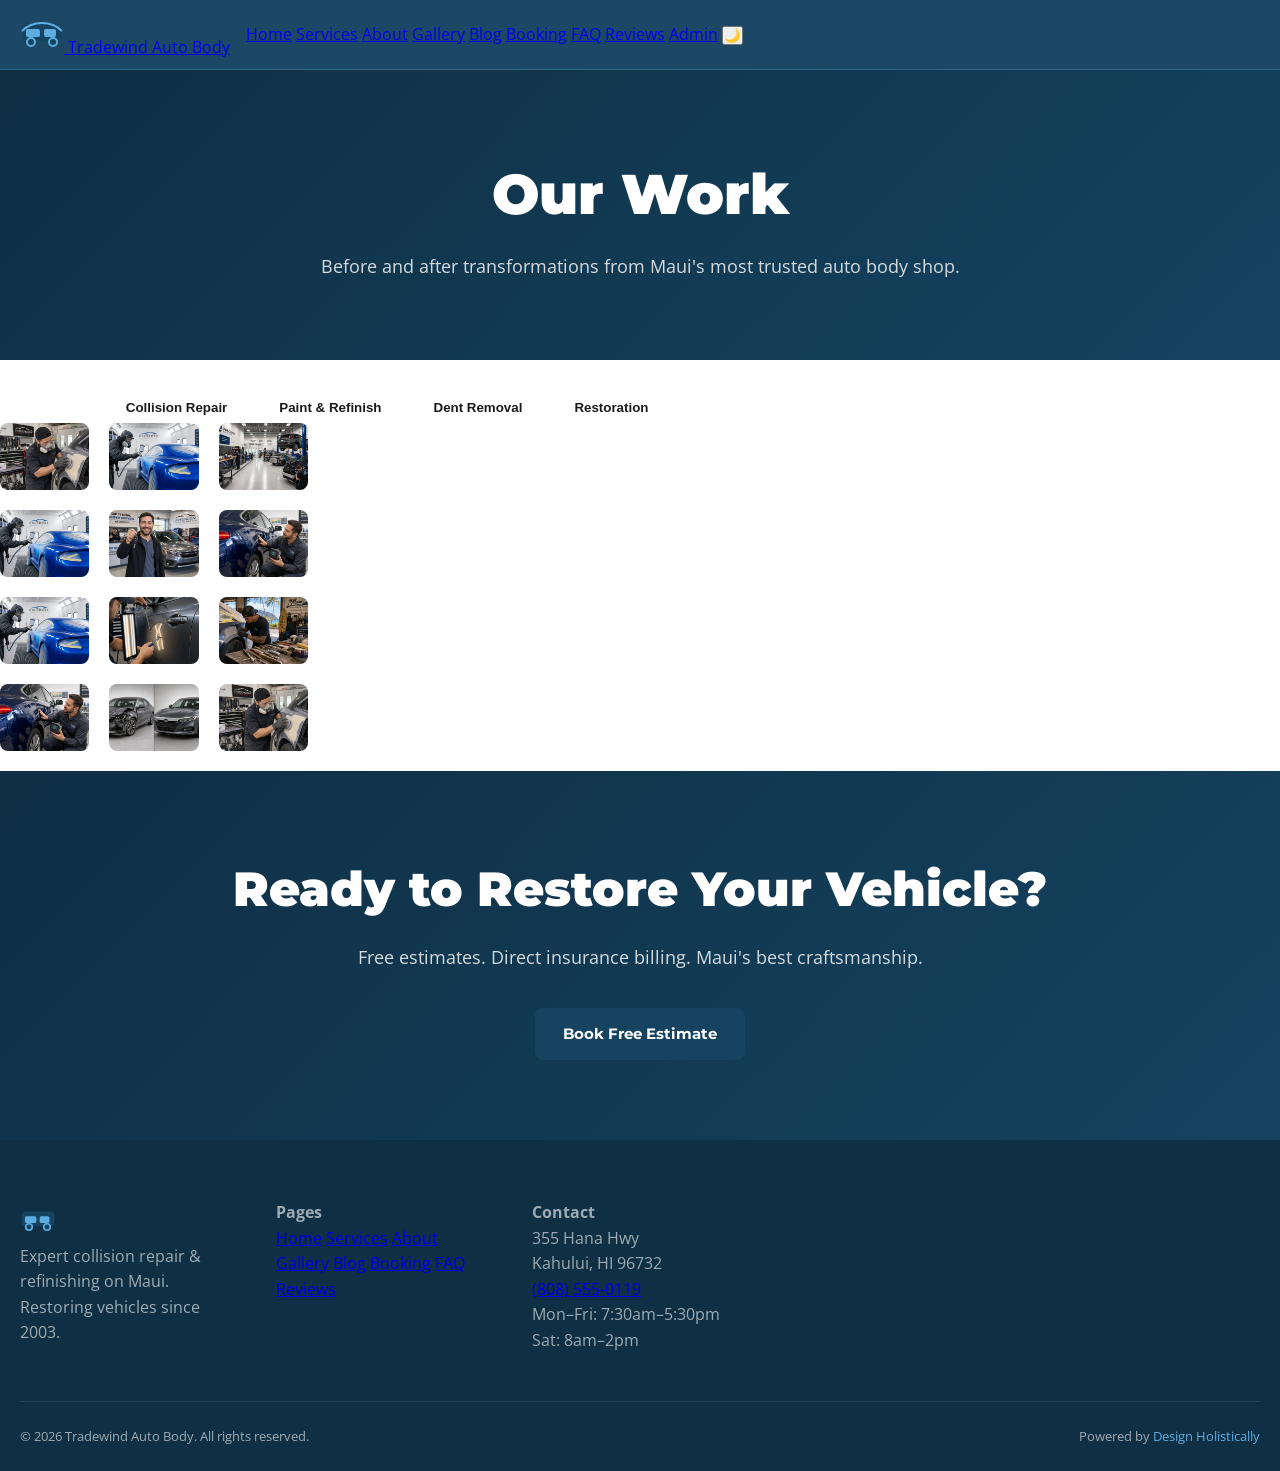
<file: gallery.html>
<!DOCTYPE html>
<html lang="en" data-theme="light">
<head>
  <meta charset="UTF-8"/>
  <meta name="viewport" content="width=device-width, initial-scale=1.0"/>
  <title>Gallery | Tradewind Auto Body — Kahului, Maui</title>
  <meta name="description" content="Browse before-and-after photos from Tradewind Auto Body's collision repair and paint work in Kahului, Maui."/>
  <meta property="og:title" content="Gallery | Tradewind Auto Body"/>
  <meta property="og:description" content="Browse before-and-after photos from Tradewind Auto Body's collision repair and paint work in Kahului, Maui."/>
  <meta property="og:image" content="images/hero.png"/>
  <link rel="stylesheet" href="css/style.css"/>
  <style>
.gallery-filters { padding: 2rem 0 0; }
.filter-btns { display:flex; gap:.75rem; flex-wrap:wrap; }
.filter-btn { padding:.5rem 1.25rem; border-radius:2rem; border:2px solid var(--clr-primary); background:transparent; color:var(--clr-primary); cursor:pointer; font-weight:600; transition:all .2s; }
.filter-btn.active,.filter-btn:hover { background:var(--clr-primary); color:#fff; }
.gallery-masonry { columns:1; gap:1.25rem; }
@media(min-width:600px){.gallery-masonry{columns:2;}}
@media(min-width:900px){.gallery-masonry{columns:3;}}
.gallery-item { position:relative; break-inside:avoid; margin-bottom:1.25rem; border-radius:var(--radius); overflow:hidden; }
.gallery-item img { width:100%; display:block; transition:transform .4s; }
.gallery-item:hover img { transform:scale(1.05); }
.gallery-overlay { position:absolute; bottom:0; left:0; right:0; background:linear-gradient(transparent,rgba(21,67,96,.9)); color:#fff; padding:1.25rem; transform:translateY(100%); transition:transform .3s; }
.gallery-item:hover .gallery-overlay { transform:translateY(0); }
.gallery-overlay h3 { font-size:1rem; margin-bottom:.25rem; }
.gallery-overlay p { font-size:.85rem; opacity:.9; }
</style>
  <link rel="icon" type="image/x-icon" href="images/favicon.ico">
  <link rel="icon" type="image/png" sizes="32x32" href="images/favicon-32x32.png">
  <link rel="icon" type="image/png" sizes="16x16" href="images/favicon-16x16.png">
  <link rel="apple-touch-icon" sizes="180x180" href="images/apple-touch-icon.png">
</head>
<body>

    <header class="site-header" id="siteHeader">
      <div class="header-inner container">
        <a href="index.html" class="logo" aria-label="Tradewind Auto Body Home">
          <svg width="44" height="44" viewBox="0 0 44 44" fill="none" aria-hidden="true">
            <rect x="2" y="14" width="40" height="18" rx="5" fill="#154360"/>
            <rect x="6" y="20" width="14" height="8" rx="2" fill="#5DADE2"/>
            <rect x="24" y="20" width="12" height="8" rx="2" fill="#5DADE2"/>
            <circle cx="11" cy="33" r="4" fill="#154360" stroke="#5DADE2" stroke-width="2"/>
            <circle cx="33" cy="33" r="4" fill="#154360" stroke="#5DADE2" stroke-width="2"/>
            <path d="M2 22 Q10 14 22 14 Q34 14 42 22" stroke="#5DADE2" stroke-width="2" fill="none"/>
          </svg>
          <span>Tradewind Auto Body</span>
        </a>
        <button class="hamburger" id="hamburger" aria-label="Toggle menu">
          <span></span><span></span><span></span>
        </button>
        <nav class="main-nav" id="mainNav">
          <a href="index.html">Home</a>
          <a href="services.html">Services</a>
          <a href="about.html">About</a>
          <a href="gallery.html">Gallery</a>
          <a href="blog.html">Blog</a>
          <a href="booking.html">Booking</a>
          <a href="faq.html">FAQ</a>
          <a href="reviews.html">Reviews</a>
          <a href="admin.html">Admin</a>
          <button class="dark-toggle" id="darkToggle" aria-label="Toggle dark mode">🌙</button>
        </nav>
      </div>
    </header>

    <section class="page-hero animate-in">
      <div class="container">
        <h1>Our Work</h1>
        <p>Before and after transformations from Maui's most trusted auto body shop.</p>
      </div>
    </section>

    <section class="gallery-filters container animate-in">
      <div class="filter-btns">
        <button class="filter-btn active" data-filter="all">All Work</button>
        <button class="filter-btn" data-filter="collision">Collision Repair</button>
        <button class="filter-btn" data-filter="paint">Paint &amp; Refinish</button>
        <button class="filter-btn" data-filter="dent">Dent Removal</button>
        <button class="filter-btn" data-filter="restore">Restoration</button>
      </div>
    </section>

    <section class="gallery-grid container animate-in">
      <div class="gallery-masonry">
        <div class="gallery-item animate-in" data-category="collision">
          <img src="images/service-collision.png" alt="Rear Collision Repair" loading="lazy"/>
          <div class="gallery-overlay">
            <h3>Rear Collision Repair</h3>
            <p>Complete rear-end reconstruction — back to factory spec</p>
          </div>
        </div>
        <div class="gallery-item animate-in" data-category="paint">
          <img src="images/service-paint.png" alt="Full Respray — Pearl White" loading="lazy"/>
          <div class="gallery-overlay">
            <h3>Full Respray — Pearl White</h3>
            <p>Factory-matched pearl white refinish, flawless finish</p>
          </div>
        </div>
        <div class="gallery-item animate-in" data-category="dent">
          <img src="images/service-paint.png" alt="Paintless Dent Removal" loading="lazy"/>
          <div class="gallery-overlay">
            <h3>Paintless Dent Removal</h3>
            <p>Hail damage — 40+ dents removed without repainting</p>
          </div>
        </div>
        <div class="gallery-item animate-in" data-category="collision">
          <img src="images/gallery-4.png" alt="Front End Reconstruction" loading="lazy"/>
          <div class="gallery-overlay">
            <h3>Front End Reconstruction</h3>
            <p>Head-on impact repair including frame straightening</p>
          </div>
        </div>
        <div class="gallery-item animate-in" data-category="paint">
          <img src="images/service-paint.png" alt="Two-Tone Custom Paint" loading="lazy"/>
          <div class="gallery-overlay">
            <h3>Two-Tone Custom Paint</h3>
            <p>Custom flame red over midnight black — show quality</p>
          </div>
        </div>
        <div class="gallery-item animate-in" data-category="restore">
          <img src="images/gallery-6.png" alt="Classic Truck Restoration" loading="lazy"/>
          <div class="gallery-overlay">
            <h3>Classic Truck Restoration</h3>
            <p>1978 F-100 — full body restoration and respray</p>
          </div>
        </div>
        <div class="gallery-item animate-in" data-category="dent">
          <img src="images/service-dent.png" alt="Door Panel Dent Repair" loading="lazy"/>
          <div class="gallery-overlay">
            <h3>Door Panel Dent Repair</h3>
            <p>Parking lot damage — seamless repair, color matched</p>
          </div>
        </div>
        <div class="gallery-item animate-in" data-category="collision">
          <img src="images/gallery-2.png" alt="Side Swipe Repair" loading="lazy"/>
          <div class="gallery-overlay">
            <h3>Side Swipe Repair</h3>
            <p>Quarter panel replacement and full blend</p>
          </div>
        </div>
        <div class="gallery-item animate-in" data-category="paint">
          <img src="images/gallery-3.png" alt="Bumper Refinish" loading="lazy"/>
          <div class="gallery-overlay">
            <h3>Bumper Refinish</h3>
            <p>Textured OEM bumper refinish with UV-resistant coating</p>
          </div>
        </div>
        <div class="gallery-item animate-in" data-category="restore">
          <img src="images/gallery-4.png" alt="Vintage VW Beetle" loading="lazy"/>
          <div class="gallery-overlay">
            <h3>Vintage VW Beetle</h3>
            <p>Complete bare-metal restoration — show car quality</p>
          </div>
        </div>
        <div class="gallery-item animate-in" data-category="collision">
          <img src="images/gallery-5.png" alt="Insurance Claim Repair" loading="lazy"/>
          <div class="gallery-overlay">
            <h3>Insurance Claim Repair</h3>
            <p>Full right-side collision repair — I-CAR certified work</p>
          </div>
        </div>
        <div class="gallery-item animate-in" data-category="dent">
          <img src="images/service-collision.png" alt="Roof Hail Damage" loading="lazy"/>
          <div class="gallery-overlay">
            <h3>Roof Hail Damage</h3>
            <p>Hurricane-season hail — 60+ dents, zero repainting needed</p>
          </div>
        </div>
      </div>
    </section>

    <section class="cta-section animate-in">
      <div class="container cta-inner">
        <h2>Ready to Restore Your Vehicle?</h2>
        <p>Free estimates. Direct insurance billing. Maui's best craftsmanship.</p>
        <a href="booking.html" class="btn btn-primary">Book Free Estimate</a>
      </div>
    </section>

    <footer class="site-footer">
      <div class="container">
        <div class="footer-grid">
          <div class="footer-brand">
            <svg width="36" height="36" viewBox="0 0 44 44" fill="none">
              <rect x="2" y="14" width="40" height="18" rx="5" fill="#154360"/>
              <rect x="6" y="20" width="14" height="8" rx="2" fill="#5DADE2"/>
              <rect x="24" y="20" width="12" height="8" rx="2" fill="#5DADE2"/>
              <circle cx="11" cy="33" r="4" fill="#154360" stroke="#5DADE2" stroke-width="2"/>
              <circle cx="33" cy="33" r="4" fill="#154360" stroke="#5DADE2" stroke-width="2"/>
            </svg>
            <p>Expert collision repair &amp; refinishing on Maui. Restoring vehicles since 2003.</p>
          </div>
          <div class="footer-links">
            <h4>Pages</h4>
            <a href="index.html">Home</a>
            <a href="services.html">Services</a>
            <a href="about.html">About</a>
            <a href="gallery.html">Gallery</a>
            <a href="blog.html">Blog</a>
            <a href="booking.html">Booking</a>
            <a href="faq.html">FAQ</a>
            <a href="reviews.html">Reviews</a>
          </div>
          <div class="footer-contact">
            <h4>Contact</h4>
            <p>355 Hana Hwy<br>Kahului, HI 96732</p>
            <p><a href="tel:+18085550119">(808) 555-0119</a></p>
            <p>Mon–Fri: 7:30am–5:30pm</p>
            <p>Sat: 8am–2pm</p>
          </div>
        </div>
        <div class="footer-bottom">
          <p>&copy; 2026 Tradewind Auto Body. All rights reserved.</p>
          <p>Powered by <a href="https://designholistically.com" target="_blank">Design Holistically</a></p>
        </div>
      </div>
    </footer>
    <button class="back-to-top" id="backToTop" aria-label="Back to top">↑</button>
    <script src="js/main.js"></script>
</body>
</html>
</file>
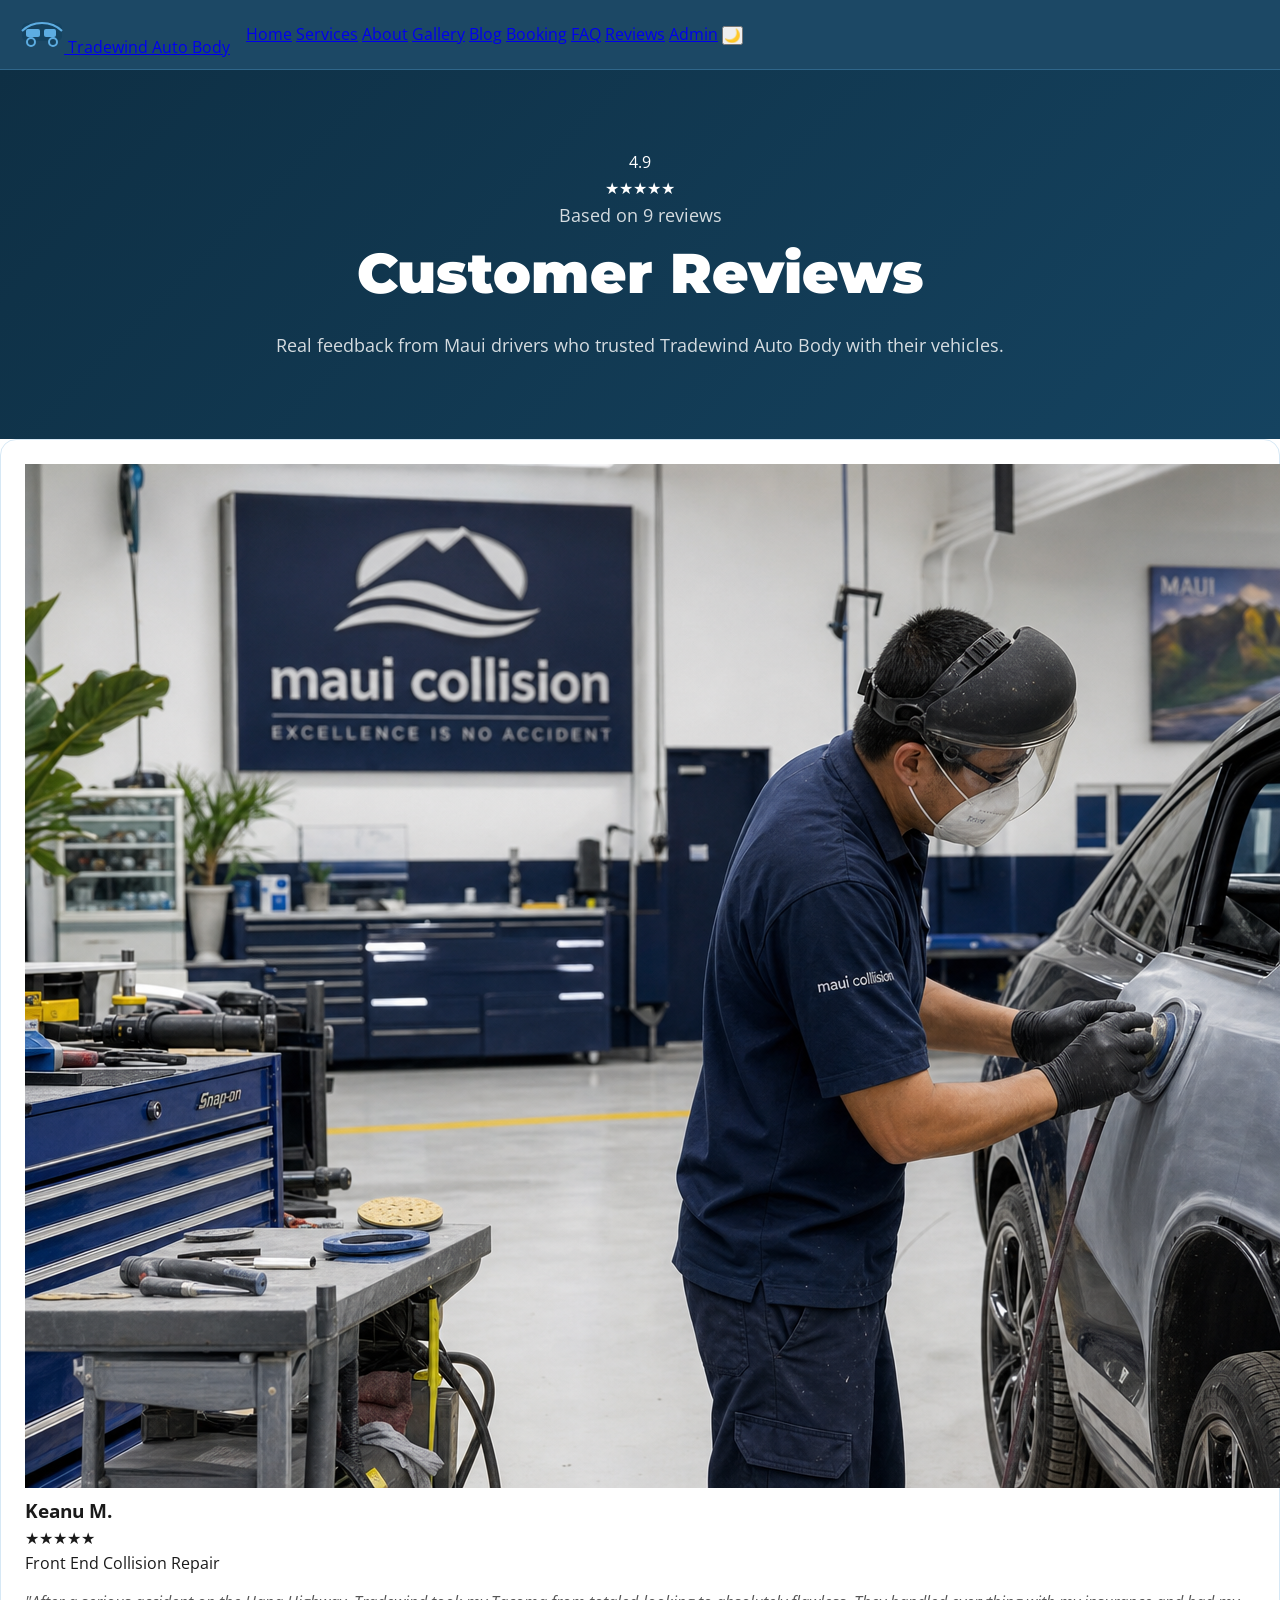
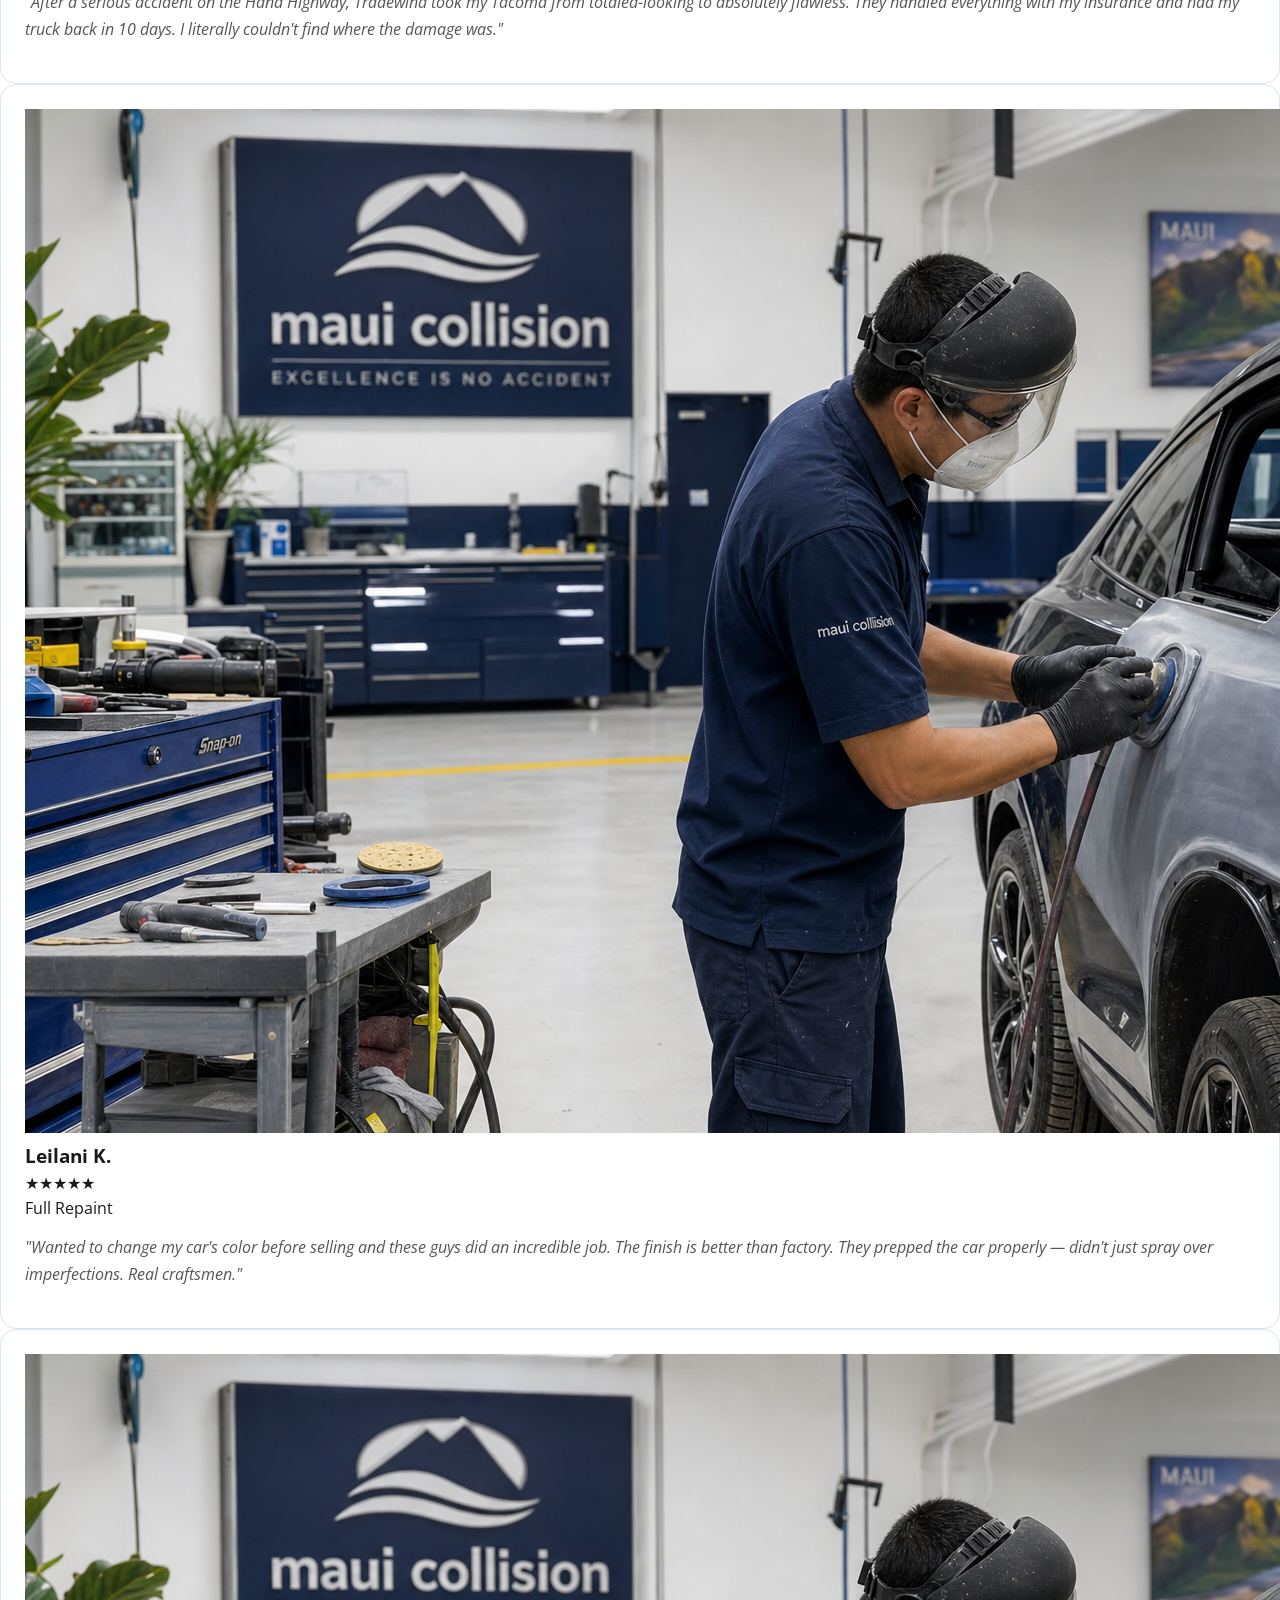
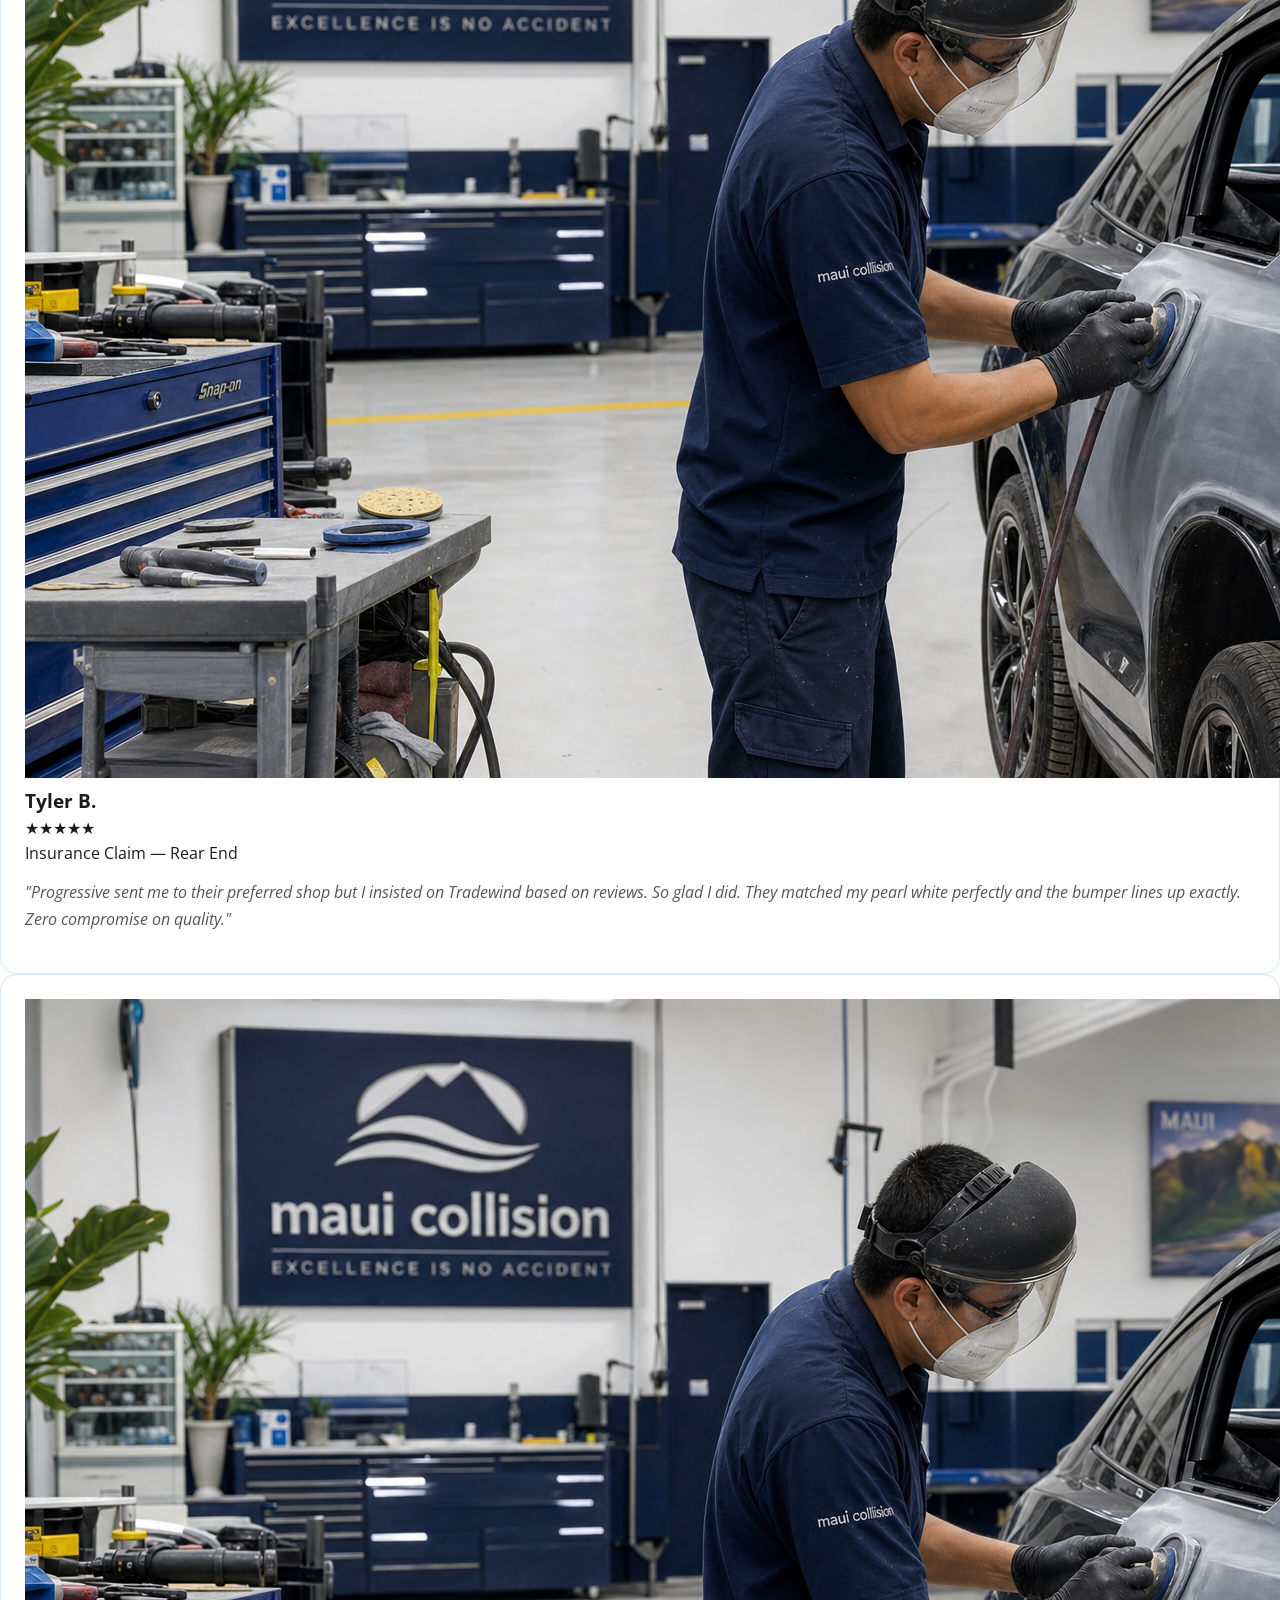
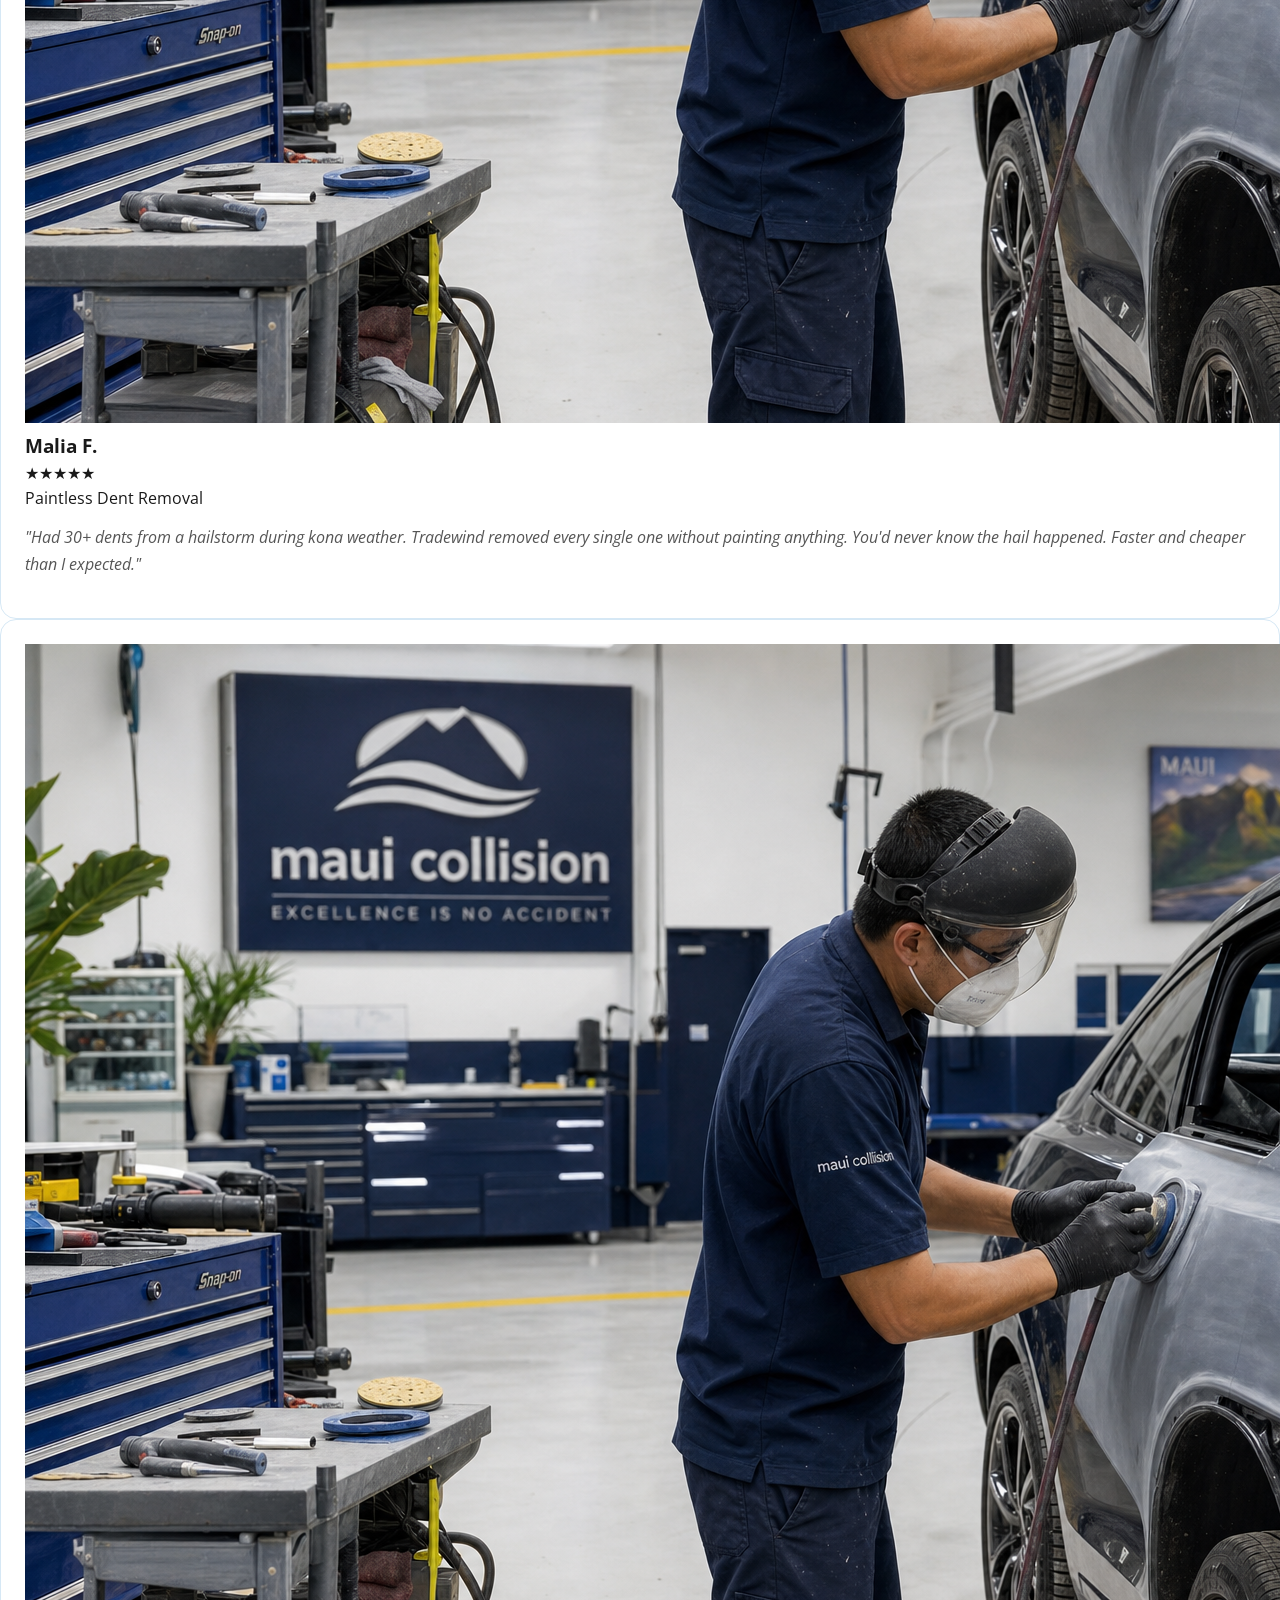
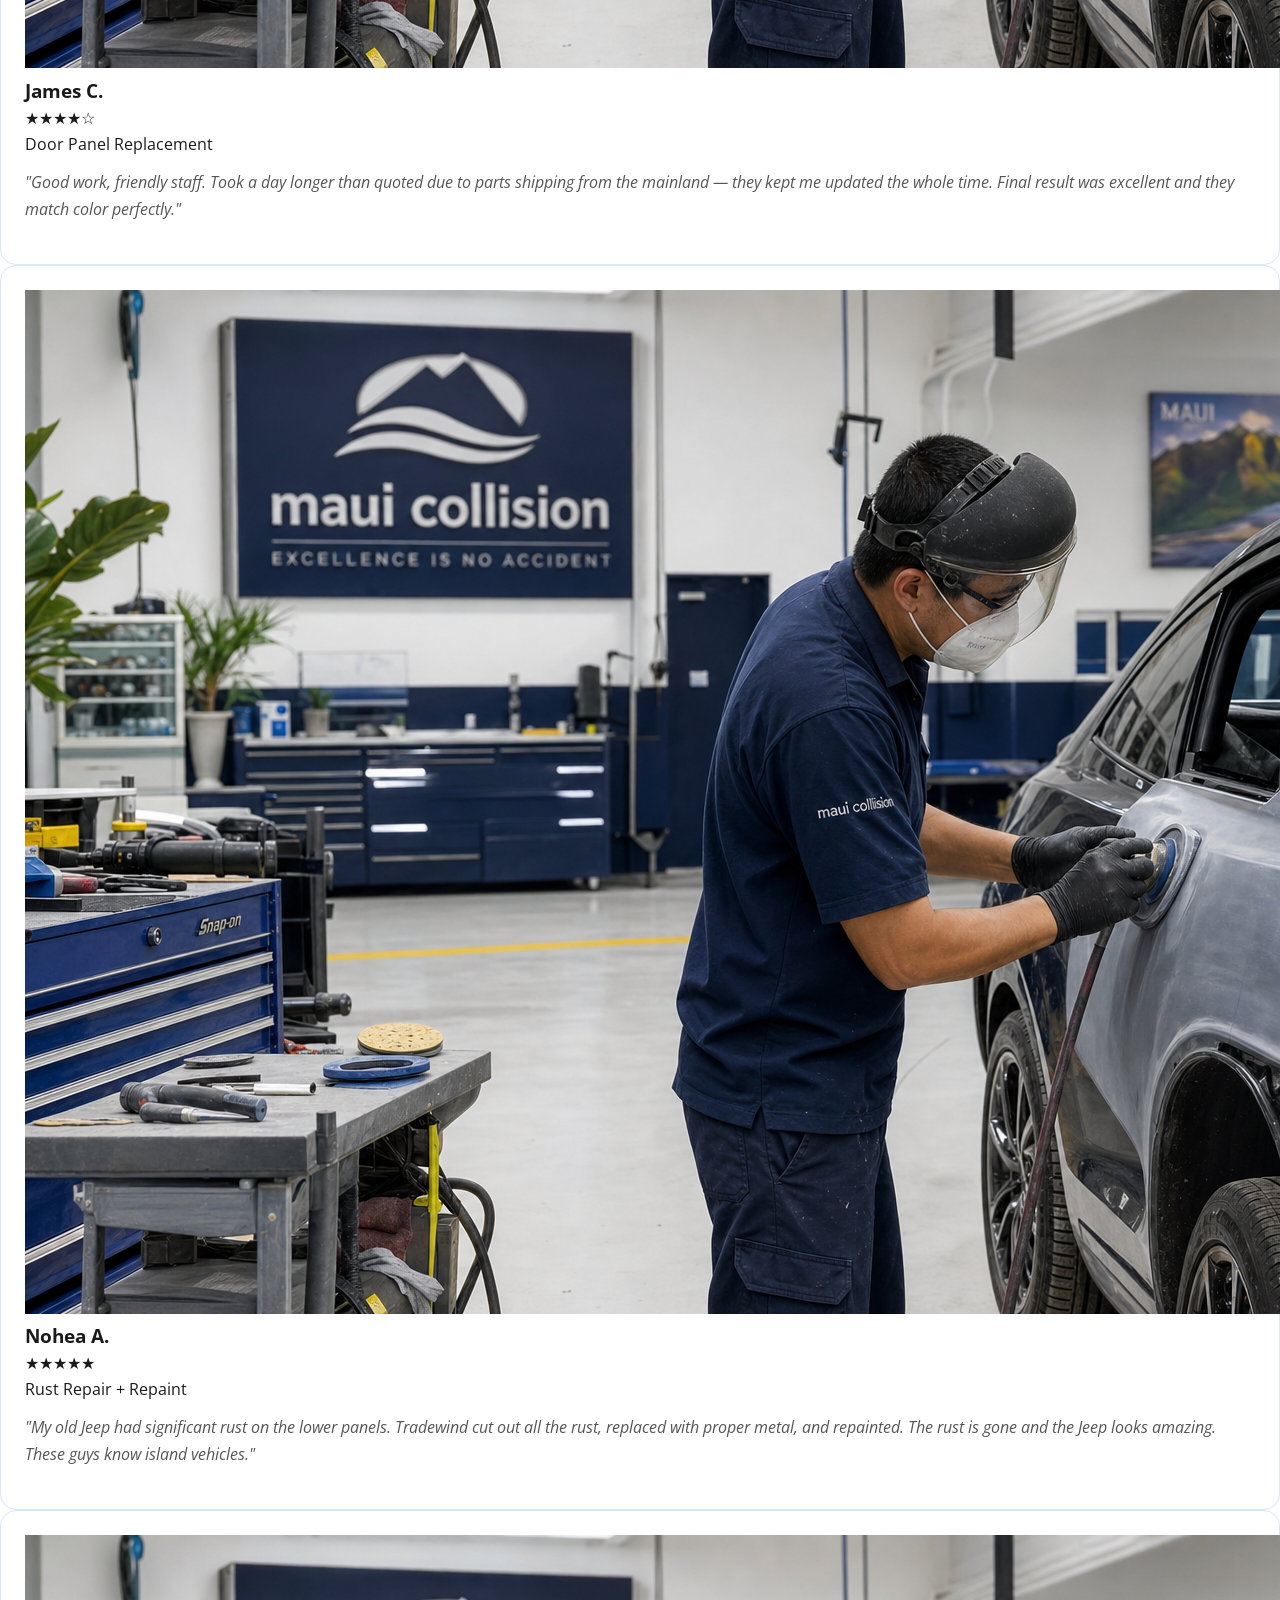
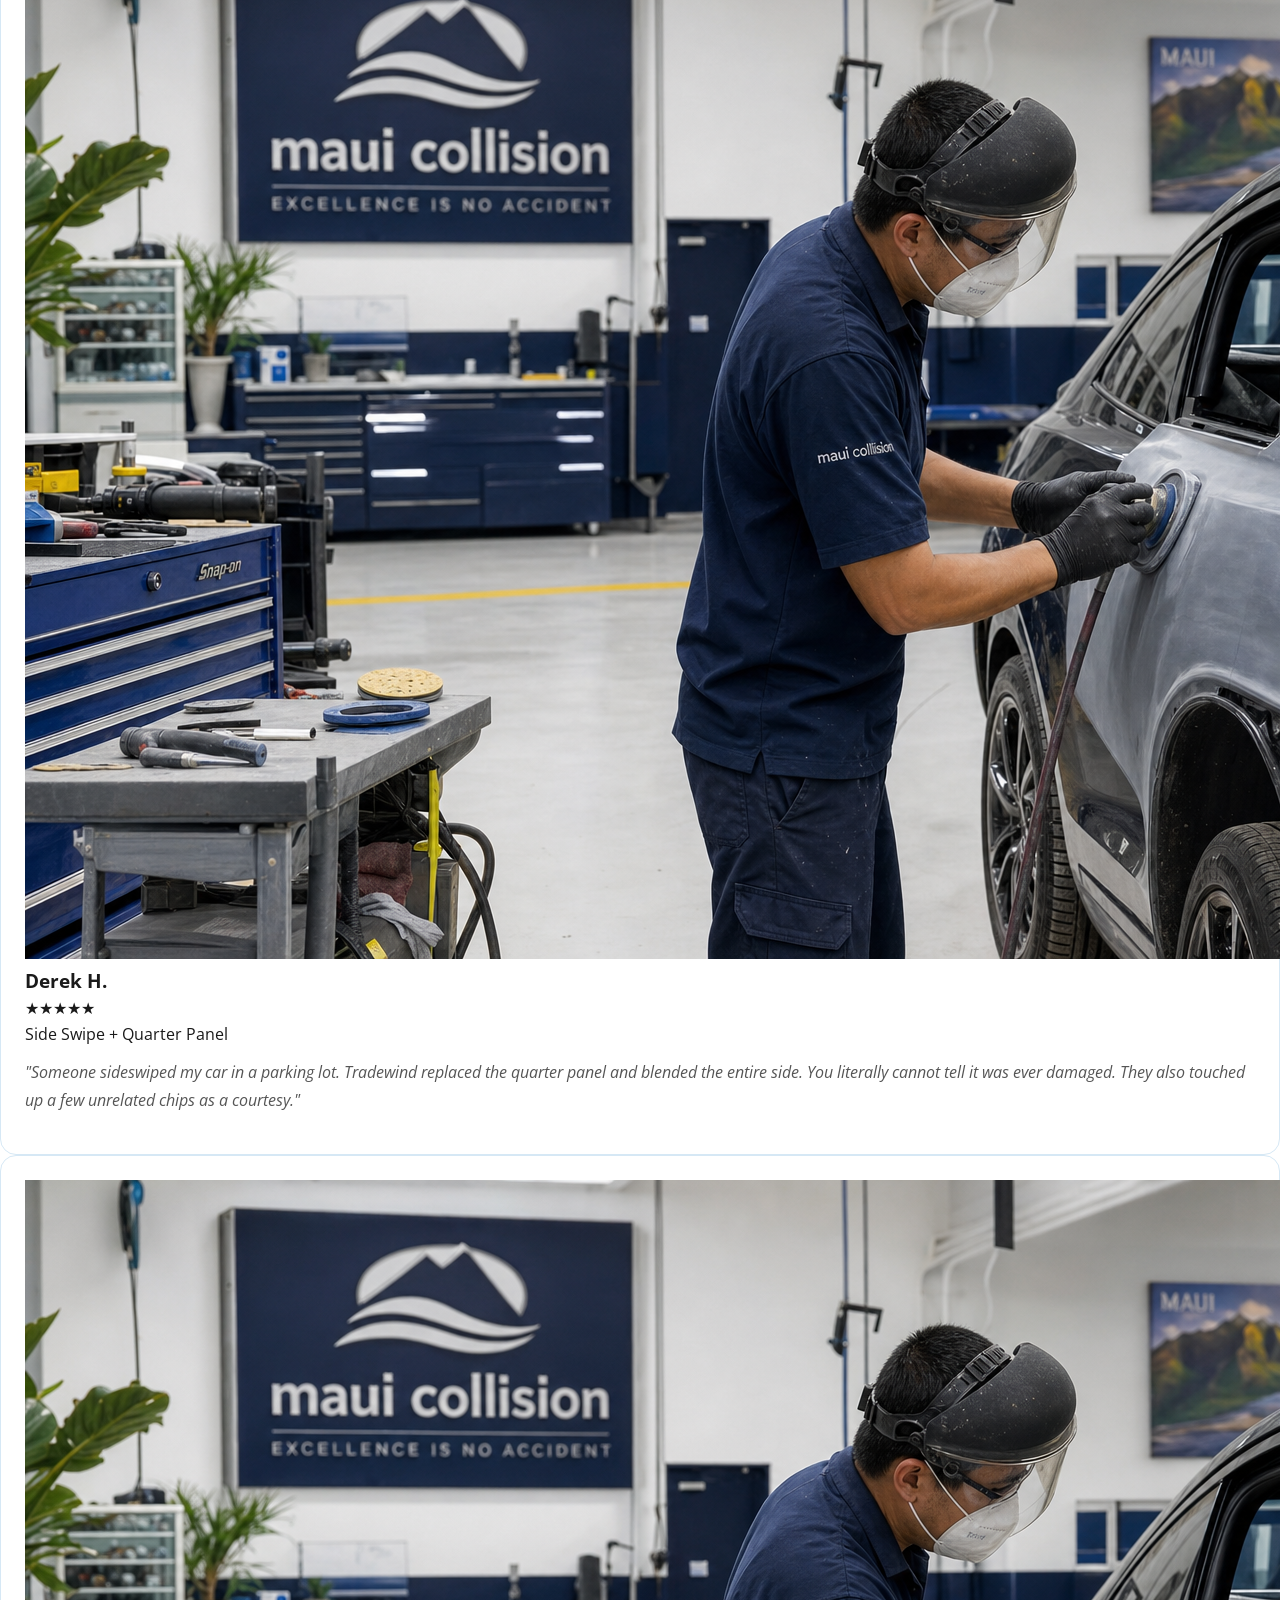
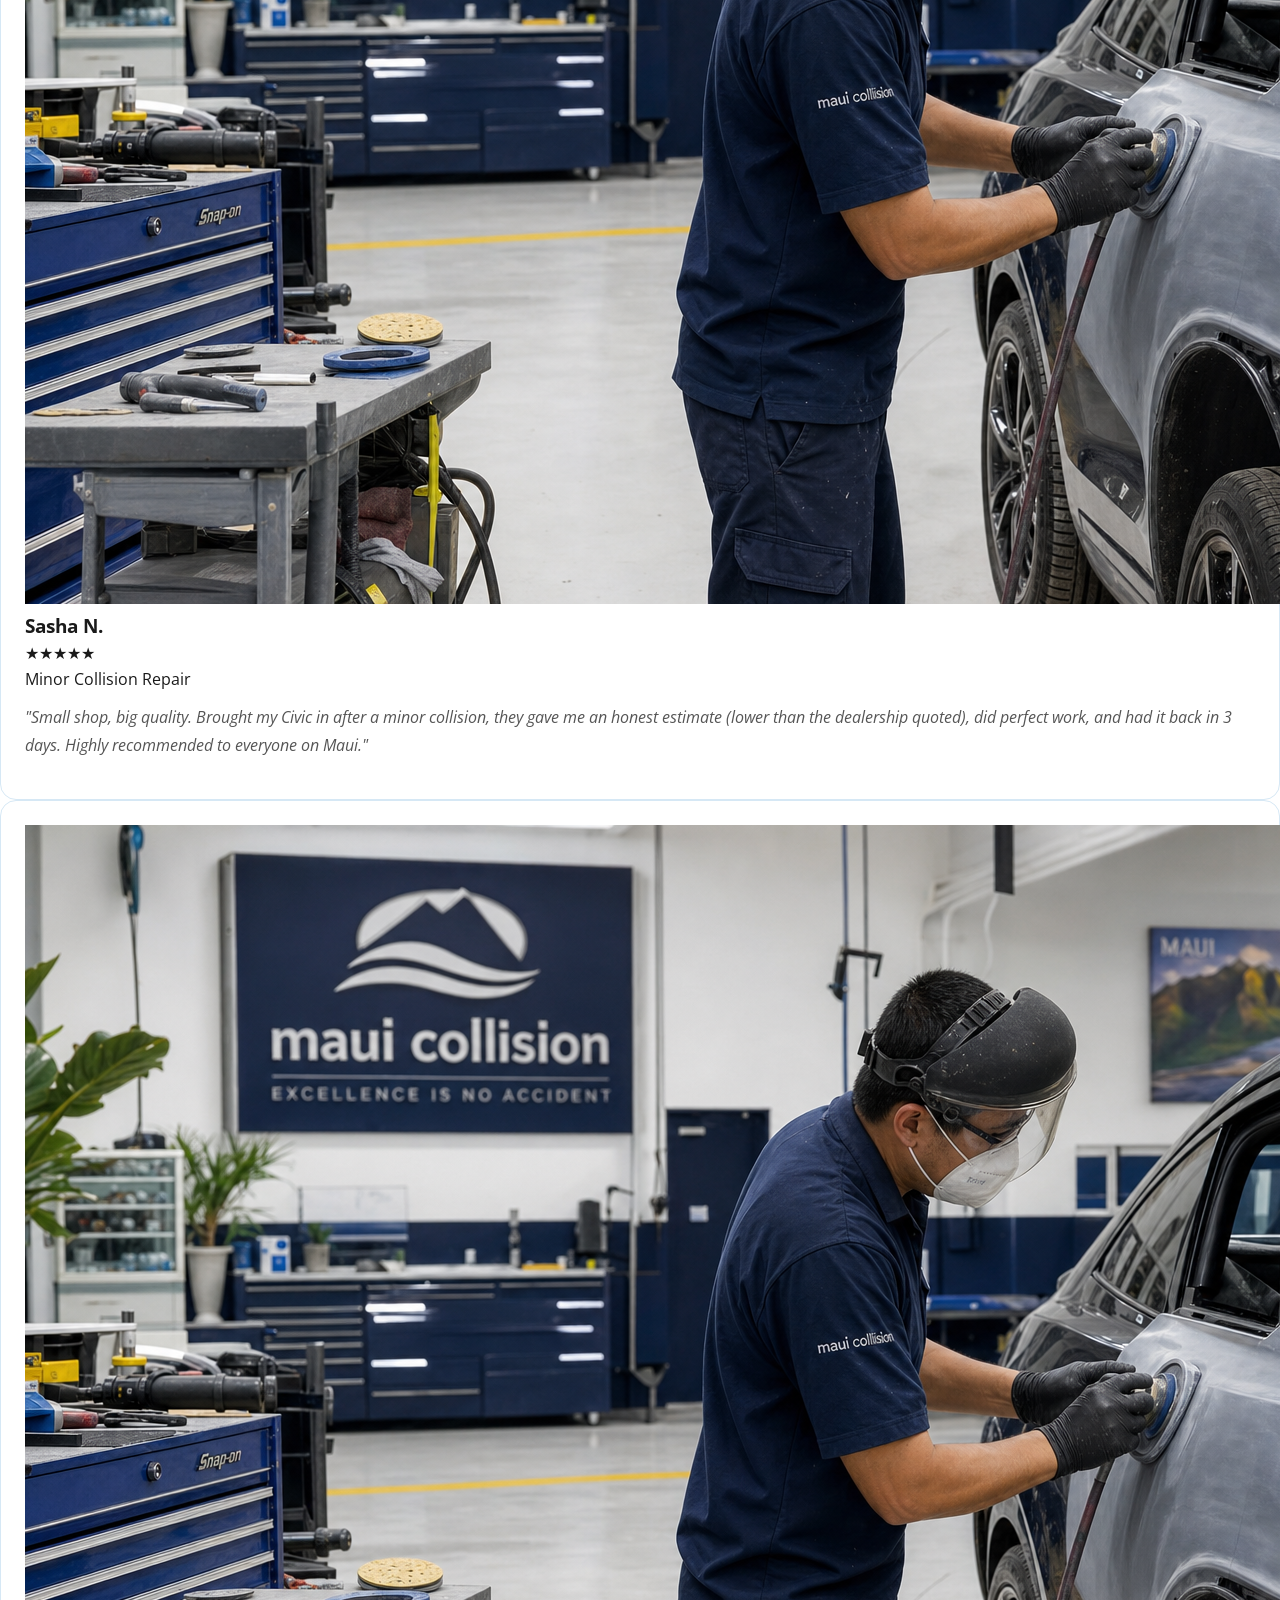
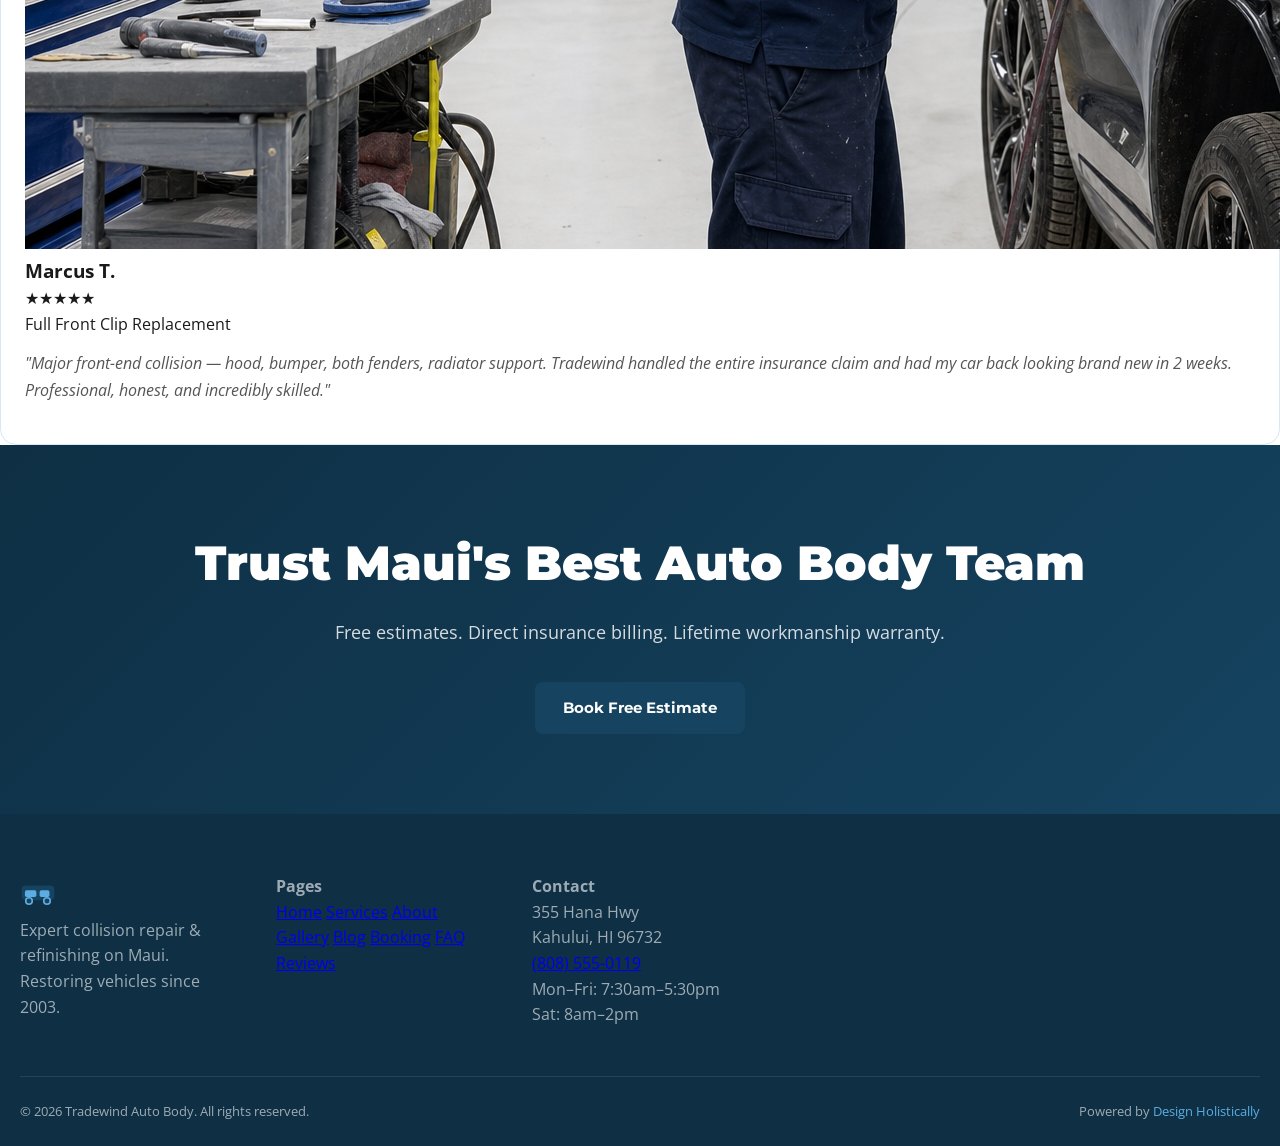
<file: reviews.html>
<!DOCTYPE html>
<html lang="en" data-theme="light">
<head>
  <meta charset="UTF-8"/>
  <meta name="viewport" content="width=device-width, initial-scale=1.0"/>
  <title>Reviews | Tradewind Auto Body — Kahului, Maui</title>
  <meta name="description" content="Customer reviews for Tradewind Auto Body in Kahului, Maui. Collision repair, paint, and dent removal."/>
  <meta property="og:title" content="Reviews | Tradewind Auto Body"/>
  <meta property="og:description" content="Customer reviews for Tradewind Auto Body in Kahului, Maui. Collision repair, paint, and dent removal."/>
  <meta property="og:image" content="images/hero.png"/>
  <link rel="stylesheet" href="css/style.css"/>
  
  <link rel="icon" type="image/x-icon" href="images/favicon.ico">
  <link rel="icon" type="image/png" sizes="32x32" href="images/favicon-32x32.png">
  <link rel="icon" type="image/png" sizes="16x16" href="images/favicon-16x16.png">
  <link rel="apple-touch-icon" sizes="180x180" href="images/apple-touch-icon.png">
</head>
<body>

    <header class="site-header" id="siteHeader">
      <div class="header-inner container">
        <a href="index.html" class="logo" aria-label="Tradewind Auto Body Home">
          <svg width="44" height="44" viewBox="0 0 44 44" fill="none" aria-hidden="true">
            <rect x="2" y="14" width="40" height="18" rx="5" fill="#154360"/>
            <rect x="6" y="20" width="14" height="8" rx="2" fill="#5DADE2"/>
            <rect x="24" y="20" width="12" height="8" rx="2" fill="#5DADE2"/>
            <circle cx="11" cy="33" r="4" fill="#154360" stroke="#5DADE2" stroke-width="2"/>
            <circle cx="33" cy="33" r="4" fill="#154360" stroke="#5DADE2" stroke-width="2"/>
            <path d="M2 22 Q10 14 22 14 Q34 14 42 22" stroke="#5DADE2" stroke-width="2" fill="none"/>
          </svg>
          <span>Tradewind Auto Body</span>
        </a>
        <button class="hamburger" id="hamburger" aria-label="Toggle menu">
          <span></span><span></span><span></span>
        </button>
        <nav class="main-nav" id="mainNav">
          <a href="index.html">Home</a>
          <a href="services.html">Services</a>
          <a href="about.html">About</a>
          <a href="gallery.html">Gallery</a>
          <a href="blog.html">Blog</a>
          <a href="booking.html">Booking</a>
          <a href="faq.html">FAQ</a>
          <a href="reviews.html">Reviews</a>
          <a href="admin.html">Admin</a>
          <button class="dark-toggle" id="darkToggle" aria-label="Toggle dark mode">🌙</button>
        </nav>
      </div>
    </header>

    <section class="page-hero animate-in">
      <div class="container">
        <div class="rating-summary">
          <div class="rating-big">4.9</div>
          <div class="rating-stars">★★★★★</div>
          <p>Based on 9 reviews</p>
        </div>
        <h1>Customer Reviews</h1>
        <p>Real feedback from Maui drivers who trusted Tradewind Auto Body with their vehicles.</p>
      </div>
    </section>
    <section class="reviews-grid container animate-in">
              <div class="review-card animate-in">
          <div class="reviewer-info">
            <img src="images/hero.png" alt="Keanu M." class="reviewer-photo" loading="lazy"/>
            <div>
              <h3>Keanu M.</h3>
              <div class="review-stars">★★★★★</div>
              <span class="review-service">Front End Collision Repair</span>
            </div>
          </div>
          <p class="review-text">"After a serious accident on the Hana Highway, Tradewind took my Tacoma from totaled-looking to absolutely flawless. They handled everything with my insurance and had my truck back in 10 days. I literally couldn't find where the damage was."</p>
        </div>
        <div class="review-card animate-in">
          <div class="reviewer-info">
            <img src="images/hero.png" alt="Leilani K." class="reviewer-photo" loading="lazy"/>
            <div>
              <h3>Leilani K.</h3>
              <div class="review-stars">★★★★★</div>
              <span class="review-service">Full Repaint</span>
            </div>
          </div>
          <p class="review-text">"Wanted to change my car's color before selling and these guys did an incredible job. The finish is better than factory. They prepped the car properly — didn't just spray over imperfections. Real craftsmen."</p>
        </div>
        <div class="review-card animate-in">
          <div class="reviewer-info">
            <img src="images/hero.png" alt="Tyler B." class="reviewer-photo" loading="lazy"/>
            <div>
              <h3>Tyler B.</h3>
              <div class="review-stars">★★★★★</div>
              <span class="review-service">Insurance Claim — Rear End</span>
            </div>
          </div>
          <p class="review-text">"Progressive sent me to their preferred shop but I insisted on Tradewind based on reviews. So glad I did. They matched my pearl white perfectly and the bumper lines up exactly. Zero compromise on quality."</p>
        </div>
        <div class="review-card animate-in">
          <div class="reviewer-info">
            <img src="images/hero.png" alt="Malia F." class="reviewer-photo" loading="lazy"/>
            <div>
              <h3>Malia F.</h3>
              <div class="review-stars">★★★★★</div>
              <span class="review-service">Paintless Dent Removal</span>
            </div>
          </div>
          <p class="review-text">"Had 30+ dents from a hailstorm during kona weather. Tradewind removed every single one without painting anything. You'd never know the hail happened. Faster and cheaper than I expected."</p>
        </div>
        <div class="review-card animate-in">
          <div class="reviewer-info">
            <img src="images/hero.png" alt="James C." class="reviewer-photo" loading="lazy"/>
            <div>
              <h3>James C.</h3>
              <div class="review-stars">★★★★☆</div>
              <span class="review-service">Door Panel Replacement</span>
            </div>
          </div>
          <p class="review-text">"Good work, friendly staff. Took a day longer than quoted due to parts shipping from the mainland — they kept me updated the whole time. Final result was excellent and they match color perfectly."</p>
        </div>
        <div class="review-card animate-in">
          <div class="reviewer-info">
            <img src="images/hero.png" alt="Nohea A." class="reviewer-photo" loading="lazy"/>
            <div>
              <h3>Nohea A.</h3>
              <div class="review-stars">★★★★★</div>
              <span class="review-service">Rust Repair + Repaint</span>
            </div>
          </div>
          <p class="review-text">"My old Jeep had significant rust on the lower panels. Tradewind cut out all the rust, replaced with proper metal, and repainted. The rust is gone and the Jeep looks amazing. These guys know island vehicles."</p>
        </div>
        <div class="review-card animate-in">
          <div class="reviewer-info">
            <img src="images/hero.png" alt="Derek H." class="reviewer-photo" loading="lazy"/>
            <div>
              <h3>Derek H.</h3>
              <div class="review-stars">★★★★★</div>
              <span class="review-service">Side Swipe + Quarter Panel</span>
            </div>
          </div>
          <p class="review-text">"Someone sideswiped my car in a parking lot. Tradewind replaced the quarter panel and blended the entire side. You literally cannot tell it was ever damaged. They also touched up a few unrelated chips as a courtesy."</p>
        </div>
        <div class="review-card animate-in">
          <div class="reviewer-info">
            <img src="images/hero.png" alt="Sasha N." class="reviewer-photo" loading="lazy"/>
            <div>
              <h3>Sasha N.</h3>
              <div class="review-stars">★★★★★</div>
              <span class="review-service">Minor Collision Repair</span>
            </div>
          </div>
          <p class="review-text">"Small shop, big quality. Brought my Civic in after a minor collision, they gave me an honest estimate (lower than the dealership quoted), did perfect work, and had it back in 3 days. Highly recommended to everyone on Maui."</p>
        </div>
        <div class="review-card animate-in">
          <div class="reviewer-info">
            <img src="images/hero.png" alt="Marcus T." class="reviewer-photo" loading="lazy"/>
            <div>
              <h3>Marcus T.</h3>
              <div class="review-stars">★★★★★</div>
              <span class="review-service">Full Front Clip Replacement</span>
            </div>
          </div>
          <p class="review-text">"Major front-end collision — hood, bumper, both fenders, radiator support. Tradewind handled the entire insurance claim and had my car back looking brand new in 2 weeks. Professional, honest, and incredibly skilled."</p>
        </div>
    </section>
    <section class="cta-section animate-in">
      <div class="container cta-inner">
        <h2>Trust Maui's Best Auto Body Team</h2>
        <p>Free estimates. Direct insurance billing. Lifetime workmanship warranty.</p>
        <a href="booking.html" class="btn btn-primary">Book Free Estimate</a>
      </div>
    </section>

    <footer class="site-footer">
      <div class="container">
        <div class="footer-grid">
          <div class="footer-brand">
            <svg width="36" height="36" viewBox="0 0 44 44" fill="none">
              <rect x="2" y="14" width="40" height="18" rx="5" fill="#154360"/>
              <rect x="6" y="20" width="14" height="8" rx="2" fill="#5DADE2"/>
              <rect x="24" y="20" width="12" height="8" rx="2" fill="#5DADE2"/>
              <circle cx="11" cy="33" r="4" fill="#154360" stroke="#5DADE2" stroke-width="2"/>
              <circle cx="33" cy="33" r="4" fill="#154360" stroke="#5DADE2" stroke-width="2"/>
            </svg>
            <p>Expert collision repair &amp; refinishing on Maui. Restoring vehicles since 2003.</p>
          </div>
          <div class="footer-links">
            <h4>Pages</h4>
            <a href="index.html">Home</a>
            <a href="services.html">Services</a>
            <a href="about.html">About</a>
            <a href="gallery.html">Gallery</a>
            <a href="blog.html">Blog</a>
            <a href="booking.html">Booking</a>
            <a href="faq.html">FAQ</a>
            <a href="reviews.html">Reviews</a>
          </div>
          <div class="footer-contact">
            <h4>Contact</h4>
            <p>355 Hana Hwy<br>Kahului, HI 96732</p>
            <p><a href="tel:+18085550119">(808) 555-0119</a></p>
            <p>Mon–Fri: 7:30am–5:30pm</p>
            <p>Sat: 8am–2pm</p>
          </div>
        </div>
        <div class="footer-bottom">
          <p>&copy; 2026 Tradewind Auto Body. All rights reserved.</p>
          <p>Powered by <a href="https://designholistically.com" target="_blank">Design Holistically</a></p>
        </div>
      </div>
    </footer>
    <button class="back-to-top" id="backToTop" aria-label="Back to top">↑</button>
    <script src="js/main.js"></script>
</body>
</html>
</file>
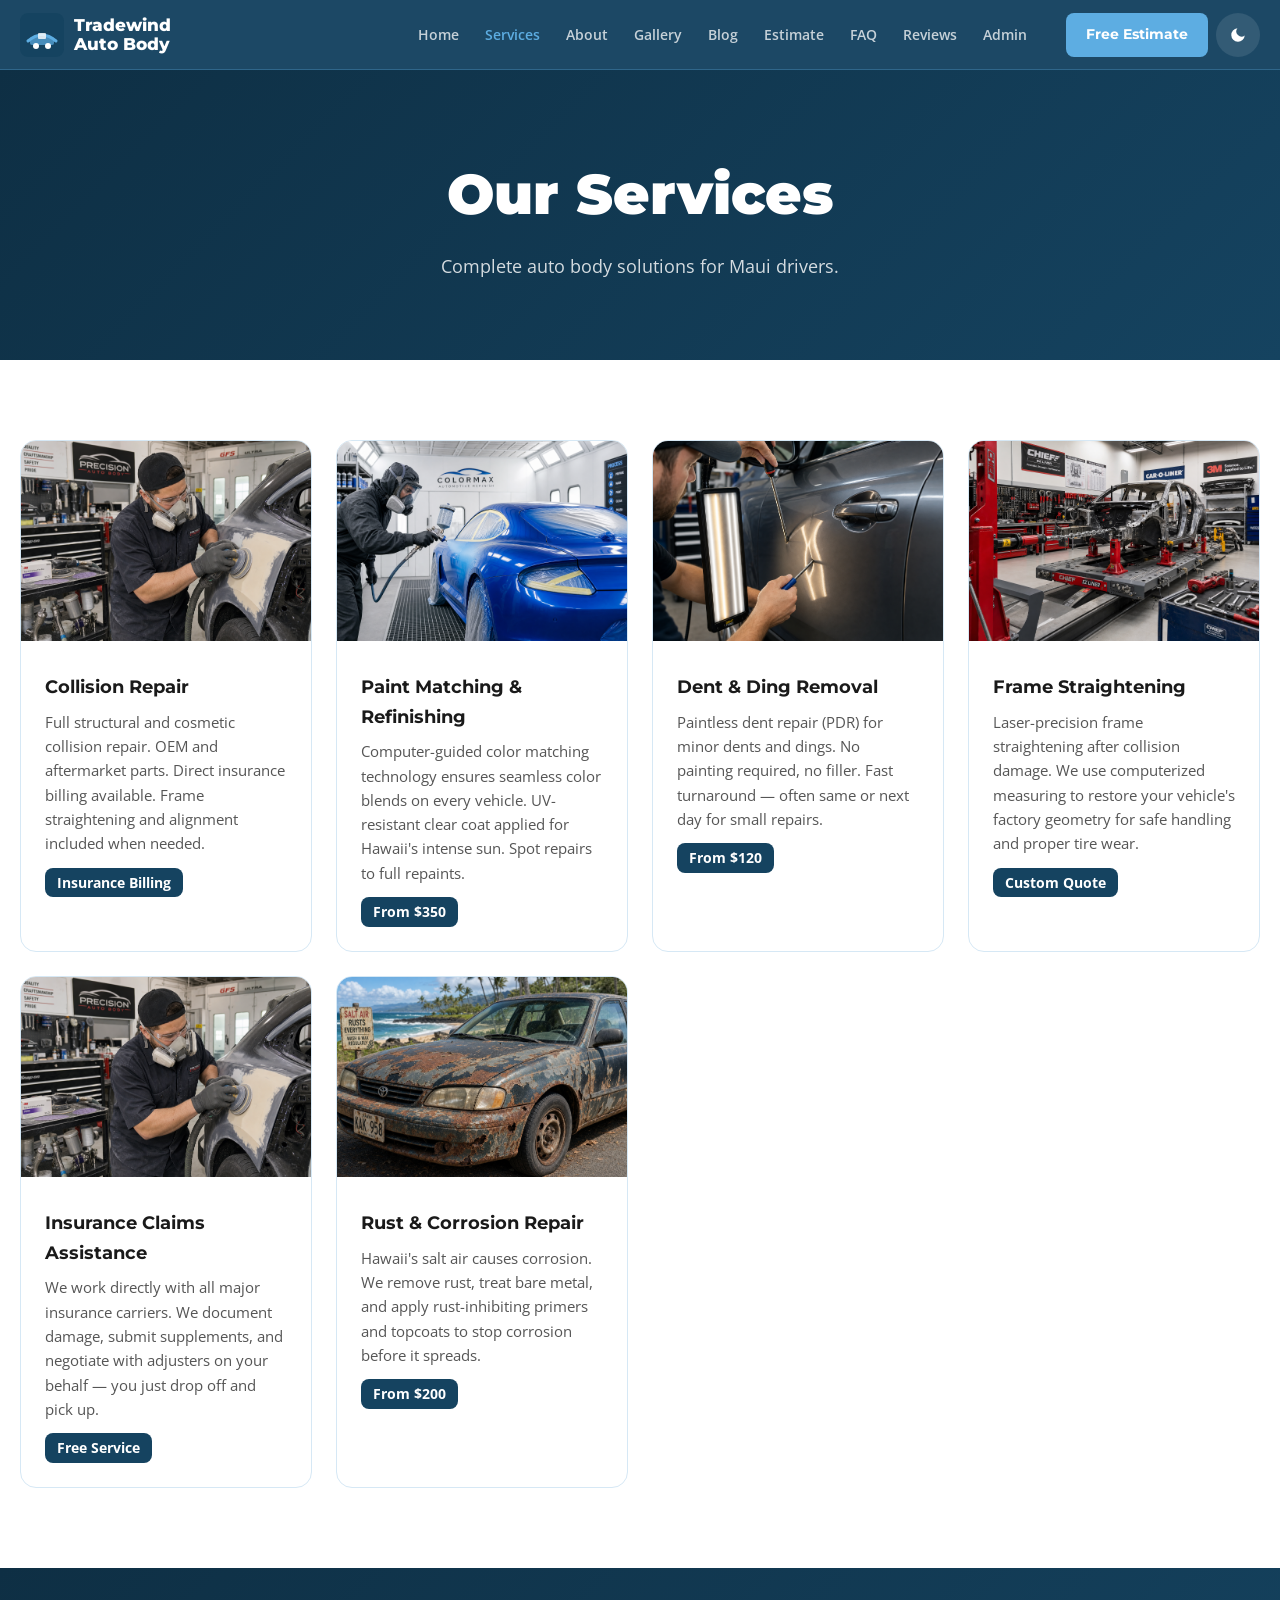
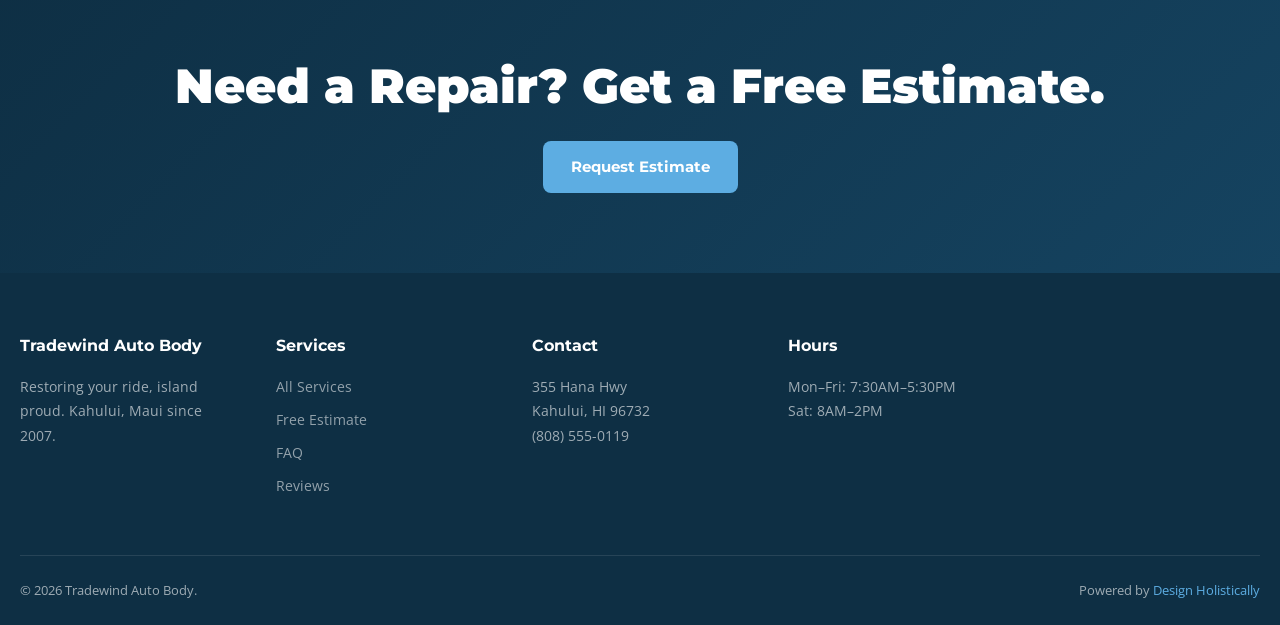
<file: services.html>
<!DOCTYPE html><html lang="en" data-theme="light"><head><meta charset="UTF-8"><meta name="viewport" content="width=device-width, initial-scale=1.0"><title>Services — Tradewind Auto Body | Kahului, Maui</title><link rel="stylesheet" href="css/style.css">  <link rel="icon" type="image/x-icon" href="images/favicon.ico">
  <link rel="icon" type="image/png" sizes="32x32" href="images/favicon-32x32.png">
  <link rel="icon" type="image/png" sizes="16x16" href="images/favicon-16x16.png">
  <link rel="apple-touch-icon" sizes="180x180" href="images/apple-touch-icon.png">
</head><body>
<header class="site-header"><div class="header-inner">
<a href="index.html" class="logo-wrap"><svg width="44" height="44" viewBox="0 0 44 44" fill="none" aria-hidden="true">
  <rect width="44" height="44" rx="8" fill="#154360"/>
  <path d="M8 28 Q22 16 36 28" stroke="#5DADE2" stroke-width="3" fill="none" stroke-linecap="round"/>
  <rect x="10" y="24" width="24" height="8" rx="2" fill="#5DADE2" opacity="0.7"/>
  <circle cx="16" cy="33" r="3" fill="white"/>
  <circle cx="28" cy="33" r="3" fill="white"/>
  <rect x="18" y="20" width="8" height="6" rx="1" fill="white" opacity="0.8"/>
</svg><span>Tradewind<br>Auto Body</span></a>
<nav class="nav-links"><a href="index.html">Home</a><a href="services.html" class="active">Services</a><a href="about.html">About</a><a href="gallery.html">Gallery</a><a href="blog.html">Blog</a><a href="booking.html">Estimate</a><a href="faq.html">FAQ</a><a href="reviews.html">Reviews</a><a href="admin.html">Admin</a></nav>
<div class="header-actions"><a href="booking.html" class="btn-cta-header">Free Estimate</a><button class="btn-dark-toggle" id="darkToggle" aria-label="Toggle dark mode"><svg viewBox="0 0 24 24"><path d="M21 12.79A9 9 0 1111.21 3 7 7 0 0021 12.79z"/></svg></button><button class="hamburger" id="hamburger" aria-label="Open menu" aria-expanded="false"><span></span><span></span><span></span></button></div>
</div></header>
<nav class="mobile-nav" id="mobileNav"><a href="index.html">Home</a><a href="services.html">Services</a><a href="about.html">About</a><a href="gallery.html">Gallery</a><a href="blog.html">Blog</a><a href="booking.html">Estimate</a><a href="faq.html">FAQ</a><a href="reviews.html">Reviews</a><a href="admin.html">Admin</a></nav>
<div class="page-hero"><h1>Our Services</h1><p>Complete auto body solutions for Maui drivers.</p></div>
<section class="section"><div class="container"><div class="grid-3"><div class="card fade-up"><img src="images/service-collision.png" alt="Collision Repair" class="card-img"><div class="card-body"><h3>Collision Repair</h3><p>Full structural and cosmetic collision repair. OEM and aftermarket parts. Direct insurance billing available. Frame straightening and alignment included when needed.</p><span class="price-tag">Insurance Billing</span></div></div><div class="card fade-up"><img src="images/service-paint.png" alt="Paint Matching & Refinishing" class="card-img"><div class="card-body"><h3>Paint Matching & Refinishing</h3><p>Computer-guided color matching technology ensures seamless color blends on every vehicle. UV-resistant clear coat applied for Hawaii's intense sun. Spot repairs to full repaints.</p><span class="price-tag">From $350</span></div></div><div class="card fade-up"><img src="images/service-dent.png" alt="Dent & Ding Removal" class="card-img"><div class="card-body"><h3>Dent & Ding Removal</h3><p>Paintless dent repair (PDR) for minor dents and dings. No painting required, no filler. Fast turnaround — often same or next day for small repairs.</p><span class="price-tag">From $120</span></div></div><div class="card fade-up"><img src="images/service-frame.png" alt="Frame Straightening" class="card-img"><div class="card-body"><h3>Frame Straightening</h3><p>Laser-precision frame straightening after collision damage. We use computerized measuring to restore your vehicle's factory geometry for safe handling and proper tire wear.</p><span class="price-tag">Custom Quote</span></div></div><div class="card fade-up"><img src="images/service-collision.png" alt="Insurance Claims Assistance" class="card-img"><div class="card-body"><h3>Insurance Claims Assistance</h3><p>We work directly with all major insurance carriers. We document damage, submit supplements, and negotiate with adjusters on your behalf — you just drop off and pick up.</p><span class="price-tag">Free Service</span></div></div><div class="card fade-up"><img src="images/blog-2.png" alt="Rust & Corrosion Repair" class="card-img"><div class="card-body"><h3>Rust & Corrosion Repair</h3><p>Hawaii's salt air causes corrosion. We remove rust, treat bare metal, and apply rust-inhibiting primers and topcoats to stop corrosion before it spreads.</p><span class="price-tag">From $200</span></div></div></div></div></section>
<section class="cta-section"><div class="container"><h2>Need a Repair? Get a Free Estimate.</h2><a href="booking.html" class="btn btn-accent">Request Estimate</a></div></section>
<footer class="site-footer"><div class="footer-grid">
<div class="footer-col"><h4>Tradewind Auto Body</h4><p>Restoring your ride, island proud. Kahului, Maui since 2007.</p></div>
<div class="footer-col"><h4>Services</h4><a href="services.html">All Services</a><a href="booking.html">Free Estimate</a><a href="faq.html">FAQ</a><a href="reviews.html">Reviews</a></div>
<div class="footer-col"><h4>Contact</h4><p>355 Hana Hwy<br>Kahului, HI 96732<br>(808) 555-0119</p></div>
<div class="footer-col"><h4>Hours</h4><p>Mon–Fri: 7:30AM–5:30PM<br>Sat: 8AM–2PM</p></div>
</div><div class="footer-bottom"><span>© 2026 Tradewind Auto Body.</span><span>Powered by <a href="https://designholistically.com" target="_blank">Design Holistically</a></span></div></footer>
<button class="back-to-top" id="backToTop" aria-label="Back to top">↑</button><script src="js/main.js"></script></body></html>
</file>
<file: css/style.css>
@import url('https://fonts.googleapis.com/css2?family=Montserrat:wght@400;500;600;700;800;900&family=Open+Sans:wght@400;600&display=swap');

:root {
  --primary: #154360;
  --primary-dark: #0e2f44;
  --primary-light: #1a5276;
  --accent: #5DADE2;
  --accent-dark: #3498db;
  --bg: #ffffff;
  --bg-alt: #f0f6fb;
  --bg-card: #ffffff;
  --text: #1a1a1a;
  --text-muted: #555;
  --text-light: #888;
  --border: #d6e8f5;
  --shadow: 0 2px 16px rgba(21,67,96,0.08);
  --shadow-lg: 0 8px 40px rgba(21,67,96,0.15);
  --radius: 8px;
  --radius-lg: 16px;
  --header-h: 70px;
  --transition: 0.3s cubic-bezier(0.4,0,0.2,1);
}
[data-theme="dark"] {
  --bg: #080e14;
  --bg-alt: #0d1821;
  --bg-card: #152233;
  --text: #e8f4fc;
  --text-muted: #9abdd4;
  --text-light: #5a8aaa;
  --border: #1e3a52;
}
*, *::before, *::after { box-sizing: border-box; margin: 0; padding: 0; }
html { scroll-behavior: smooth; }
body { font-family: 'Open Sans', sans-serif; background: var(--bg); color: var(--text); line-height: 1.6; transition: background var(--transition), color var(--transition); }

.site-header { position: sticky; top: 0; z-index: 1000; height: var(--header-h); background: rgba(21,67,96,0.97); backdrop-filter: blur(12px); border-bottom: 1px solid rgba(93,173,226,0.3); display: flex; align-items: center; }
.header-inner { width: 100%; max-width: 1280px; margin: 0 auto; padding: 0 20px; display: flex; align-items: center; gap: 16px; }
.logo-wrap { display: flex; align-items: center; gap: 10px; text-decoration: none; color: #fff; }
.logo-wrap span { font-family: 'Montserrat', sans-serif; font-weight: 800; font-size: 1.05rem; line-height: 1.1; }
.nav-links { display: flex; align-items: center; gap: 4px; margin-left: auto; }
.nav-links a { padding: 8px 11px; text-decoration: none; color: rgba(255,255,255,0.75); font-weight: 600; font-size: 0.85rem; transition: color var(--transition); white-space: nowrap; }
.nav-links a:hover, .nav-links a.active { color: var(--accent); }
.header-actions { display: flex; align-items: center; gap: 8px; margin-left: 12px; }
.btn-cta-header { background: var(--accent); color: #fff; padding: 10px 20px; font-family: 'Montserrat', sans-serif; font-weight: 700; font-size: 0.9rem; text-decoration: none; border-radius: var(--radius); min-height: 44px; display: inline-flex; align-items: center; transition: background var(--transition); }
.btn-cta-header:hover { background: var(--accent-dark); }
.btn-dark-toggle { width: 44px; height: 44px; border: none; background: rgba(255,255,255,0.1); border-radius: 50%; cursor: pointer; display: flex; align-items: center; justify-content: center; }
.btn-dark-toggle svg { width: 18px; height: 18px; fill: #fff; }
.hamburger { display: none; flex-direction: column; gap: 5px; background: none; border: none; cursor: pointer; padding: 10px; width: 44px; height: 44px; align-items: center; justify-content: center; }
.hamburger span { display: block; width: 22px; height: 2px; background: #fff; border-radius: 2px; }
.mobile-nav { display: none; position: fixed; inset: 0; top: var(--header-h); background: var(--primary-dark); z-index: 999; padding: 24px 20px; flex-direction: column; gap: 8px; }
.mobile-nav.open { display: flex; }
.mobile-nav a { padding: 14px 16px; text-decoration: none; color: #fff; font-weight: 600; font-size: 1rem; border: 1px solid rgba(93,173,226,0.2); border-radius: var(--radius); }
.mobile-nav a:hover { background: var(--accent); }

.btn { display: inline-flex; align-items: center; justify-content: center; gap: 8px; padding: 14px 28px; border-radius: var(--radius); font-family: 'Montserrat', sans-serif; font-weight: 700; font-size: 0.95rem; cursor: pointer; text-decoration: none; border: none; transition: all var(--transition); min-height: 44px; }
.btn-primary { background: var(--primary); color: #fff; }
.btn-primary:hover { background: var(--primary-dark); transform: translateY(-2px); }
.btn-accent { background: var(--accent); color: #fff; }
.btn-accent:hover { background: var(--accent-dark); transform: translateY(-2px); }
.btn-outline { background: transparent; border: 2px solid var(--accent); color: var(--accent); }
.btn-outline:hover { background: var(--accent); color: #fff; }
.btn-ghost { background: rgba(255,255,255,0.12); color: #fff; border: 2px solid rgba(255,255,255,0.4); }
.btn-ghost:hover { background: rgba(255,255,255,0.22); }

.hero { min-height: 90vh; display: flex; align-items: center; background: linear-gradient(135deg, var(--primary-dark) 0%, var(--primary) 60%, var(--primary-light) 100%); position: relative; overflow: hidden; }
.hero-bg { position: absolute; inset: 0; background-image: url('../images/hero.png'); background-size: cover; background-position: center; opacity: 0.15; }
.hero-wave { position: absolute; bottom: 0; left: 0; right: 0; height: 80px; background: url("data:image/svg+xml,%3Csvg xmlns='http://www.w3.org/2000/svg' viewBox='0 0 1440 80'%3E%3Cpath fill='%23ffffff' d='M0,40 C360,80 1080,0 1440,40 L1440,80 L0,80Z'/%3E%3C/svg%3E") no-repeat bottom; background-size: cover; opacity: 0.08; }
.hero-content { position: relative; z-index: 2; max-width: 1280px; margin: 0 auto; padding: 80px 20px; }
.hero-badge { display: inline-flex; align-items: center; gap: 8px; background: rgba(93,173,226,0.2); border: 1px solid rgba(93,173,226,0.4); color: var(--accent); padding: 6px 16px; border-radius: 100px; font-weight: 700; font-size: 0.82rem; margin-bottom: 24px; }
.hero h1 { font-family: 'Montserrat', sans-serif; font-weight: 900; font-size: clamp(2.5rem, 7vw, 5rem); color: #fff; line-height: 1.05; margin-bottom: 20px; }
.hero h1 span { color: var(--accent); }
.hero p { font-size: 1.15rem; color: rgba(255,255,255,0.82); max-width: 540px; margin-bottom: 36px; }
.hero-ctas { display: flex; flex-wrap: wrap; gap: 12px; }
.hero-stats { display: flex; gap: 48px; margin-top: 60px; flex-wrap: wrap; }
.hero-stat .num { font-family: 'Montserrat', sans-serif; font-weight: 900; font-size: 2.2rem; color: var(--accent); }
.hero-stat .lbl { font-size: 0.82rem; color: rgba(255,255,255,0.65); margin-top: 2px; }

.section { padding: 80px 20px; }
.section-alt { background: var(--bg-alt); }
.container { max-width: 1280px; margin: 0 auto; }
.section-header { text-align: center; margin-bottom: 56px; }
.section-tag { display: inline-block; background: rgba(21,67,96,0.08); color: var(--primary); padding: 4px 14px; border-radius: 100px; font-size: 0.78rem; font-weight: 700; text-transform: uppercase; letter-spacing: 0.08em; margin-bottom: 12px; }
.section-header h2 { font-family: 'Montserrat', sans-serif; font-weight: 800; font-size: clamp(1.8rem, 4vw, 2.8rem); margin-bottom: 12px; }
.section-header p { color: var(--text-muted); max-width: 560px; margin: 0 auto; }

.card { background: var(--bg-card); border: 1px solid var(--border); border-radius: var(--radius-lg); overflow: hidden; transition: transform var(--transition), box-shadow var(--transition); }
.card:hover { transform: translateY(-4px); box-shadow: var(--shadow-lg); }
.card-img { width: 100%; height: 200px; object-fit: cover; }
.card-body { padding: 24px; }
.card-body h3 { font-family: 'Montserrat', sans-serif; font-weight: 700; font-size: 1.15rem; margin-bottom: 8px; }
.card-body p { color: var(--text-muted); font-size: 0.95rem; }
.price-tag { display: inline-block; background: var(--primary); color: #fff; padding: 4px 12px; border-radius: var(--radius); font-weight: 700; font-size: 0.85rem; margin-top: 12px; }

.grid-3 { display: grid; grid-template-columns: repeat(auto-fill, minmax(280px, 1fr)); gap: 24px; }
.grid-2 { display: grid; grid-template-columns: repeat(auto-fill, minmax(380px, 1fr)); gap: 28px; }

.testimonial-card { background: var(--bg-card); border: 1px solid var(--border); border-radius: var(--radius-lg); padding: 28px; }
.stars { color: #f39c12; font-size: 1.1rem; margin-bottom: 12px; }
.testimonial-card p { color: var(--text-muted); font-style: italic; margin-bottom: 20px; line-height: 1.7; }
.testi-author { display: flex; align-items: center; gap: 12px; }
.testi-author img { width: 48px; height: 48px; border-radius: 50%; object-fit: cover; }

.page-hero { background: linear-gradient(135deg, var(--primary-dark), var(--primary)); padding: 80px 20px; text-align: center; color: #fff; }
.page-hero h1 { font-family: 'Montserrat', sans-serif; font-weight: 900; font-size: clamp(2rem, 5vw, 3.5rem); margin-bottom: 12px; }
.page-hero p { font-size: 1.1rem; opacity: 0.82; }

.gallery-grid { display: grid; grid-template-columns: repeat(auto-fill, minmax(260px, 1fr)); gap: 16px; }
.gallery-item { border-radius: var(--radius); overflow: hidden; aspect-ratio: 4/3; position: relative; cursor: pointer; }
.gallery-item img { width: 100%; height: 100%; object-fit: cover; transition: transform 0.4s ease; }
.gallery-item:hover img { transform: scale(1.05); }
.gallery-overlay { position: absolute; inset: 0; background: rgba(21,67,96,0.8); opacity: 0; display: flex; align-items: center; justify-content: center; color: #fff; font-weight: 700; font-size: 0.9rem; transition: opacity var(--transition); }
.gallery-item:hover .gallery-overlay { opacity: 1; }

.faq-item { border: 1px solid var(--border); border-radius: var(--radius); margin-bottom: 12px; overflow: hidden; }
.faq-question { padding: 18px 20px; cursor: pointer; display: flex; justify-content: space-between; align-items: center; font-weight: 700; background: var(--bg-card); }
.faq-question:hover { background: var(--bg-alt); }
.faq-answer { padding: 0 20px; max-height: 0; overflow: hidden; transition: max-height 0.4s ease, padding 0.3s; color: var(--text-muted); line-height: 1.7; }
.faq-answer.open { max-height: 400px; padding: 16px 20px; }
.faq-icon { font-size: 1.2rem; color: var(--accent); transition: transform var(--transition); }
.faq-item.open .faq-icon { transform: rotate(45deg); }

.review-card { background: var(--bg-card); border: 1px solid var(--border); border-radius: var(--radius-lg); padding: 24px; }
.review-platform { font-size: 0.8rem; color: var(--text-light); margin-bottom: 8px; }
.review-text { color: var(--text-muted); font-style: italic; margin: 12px 0 16px; line-height: 1.7; }
.reviewer { display: flex; align-items: center; gap: 10px; }
.reviewer img { width: 44px; height: 44px; border-radius: 50%; object-fit: cover; }

.booking-steps { display: flex; justify-content: center; gap: 0; margin-bottom: 48px; flex-wrap: wrap; }
.step-indicator { display: flex; align-items: center; }
.step-dot { width: 36px; height: 36px; border-radius: 50%; display: flex; align-items: center; justify-content: center; font-weight: 800; font-size: 0.85rem; border: 2px solid var(--border); background: var(--bg-card); color: var(--text-muted); transition: all var(--transition); }
.step-dot.active { background: var(--primary); border-color: var(--primary); color: #fff; }
.step-dot.done { background: var(--accent); border-color: var(--accent); color: #fff; }
.step-line { width: 60px; height: 2px; background: var(--border); }
.step-line.done { background: var(--accent); }
.booking-form-wrap { max-width: 640px; margin: 0 auto; background: var(--bg-card); border: 1px solid var(--border); border-radius: var(--radius-lg); padding: 40px 32px; }
.form-step { display: none; }
.form-step.active { display: block; }
.form-step h3 { font-family: 'Montserrat', sans-serif; font-weight: 800; font-size: 1.5rem; margin-bottom: 24px; }
.form-group { margin-bottom: 20px; }
.form-group label { display: block; font-weight: 700; margin-bottom: 6px; font-size: 0.85rem; }
.form-group input, .form-group select, .form-group textarea { width: 100%; padding: 12px 16px; border: 1px solid var(--border); border-radius: var(--radius); background: var(--bg); color: var(--text); font-size: 0.95rem; font-family: inherit; }
.form-group input:focus, .form-group select:focus, .form-group textarea:focus { outline: none; border-color: var(--accent); }
.service-options { display: grid; grid-template-columns: 1fr 1fr; gap: 12px; }
.service-opt { border: 2px solid var(--border); border-radius: var(--radius); padding: 16px; cursor: pointer; transition: all var(--transition); text-align: center; }
.service-opt:hover, .service-opt.selected { border-color: var(--accent); background: rgba(93,173,226,0.05); }
.service-opt strong { display: block; font-weight: 800; font-size: 0.95rem; margin-bottom: 4px; }
.service-opt span { font-size: 0.8rem; color: var(--text-muted); }
.form-nav { display: flex; gap: 12px; margin-top: 28px; }

.cta-section { background: linear-gradient(135deg, var(--primary-dark), var(--primary)); color: #fff; padding: 80px 20px; text-align: center; }
.cta-section h2 { font-family: 'Montserrat', sans-serif; font-weight: 900; font-size: clamp(2rem, 4vw, 3rem); margin-bottom: 16px; }
.cta-section p { opacity: 0.82; margin-bottom: 36px; font-size: 1.1rem; }

.about-story { display: grid; grid-template-columns: 1fr 1fr; gap: 60px; align-items: center; }
.about-story img { width: 100%; border-radius: var(--radius-lg); aspect-ratio: 4/3; object-fit: cover; }
.values-grid { display: grid; grid-template-columns: repeat(auto-fill, minmax(220px, 1fr)); gap: 24px; }
.value-card { background: var(--bg-card); border: 1px solid var(--border); border-radius: var(--radius); padding: 28px; text-align: center; }
.value-icon { font-size: 2.5rem; margin-bottom: 12px; }
.value-card h3 { font-family: 'Montserrat', sans-serif; font-weight: 700; margin-bottom: 8px; }
.team-grid { display: grid; grid-template-columns: repeat(auto-fill, minmax(220px, 1fr)); gap: 24px; }
.team-card { background: var(--bg-card); border: 1px solid var(--border); border-radius: var(--radius-lg); overflow: hidden; text-align: center; }
.team-card img { width: 100%; height: 220px; object-fit: cover; }
.team-card-body { padding: 20px; }
.team-card-body strong { display: block; font-family: 'Montserrat', sans-serif; font-weight: 700; margin-bottom: 4px; }

.article-hero { height: 400px; position: relative; overflow: hidden; }
.article-hero img { width: 100%; height: 100%; object-fit: cover; }
.article-hero-overlay { position: absolute; inset: 0; background: linear-gradient(to top, rgba(0,0,0,0.75), transparent); display: flex; align-items: flex-end; padding: 40px; }
.article-hero-overlay h1 { font-family: 'Montserrat', sans-serif; font-weight: 900; font-size: clamp(1.8rem, 4vw, 3rem); color: #fff; max-width: 800px; line-height: 1.2; }
.article-body { max-width: 760px; margin: 0 auto; padding: 48px 20px; }
.article-body h2 { font-family: 'Montserrat', sans-serif; font-weight: 800; font-size: 1.6rem; margin: 32px 0 12px; }
.article-body p { color: var(--text-muted); line-height: 1.8; margin-bottom: 20px; }
.article-body ul { color: var(--text-muted); padding-left: 28px; margin-bottom: 20px; line-height: 1.8; }
.article-meta { display: flex; gap: 16px; flex-wrap: wrap; align-items: center; padding: 20px 0; border-bottom: 1px solid var(--border); margin-bottom: 32px; }
.blog-cat { background: rgba(21,67,96,0.1); color: var(--primary); padding: 3px 10px; border-radius: 100px; font-size: 0.78rem; font-weight: 700; }
.blog-date { font-size: 0.82rem; color: var(--text-light); }
.article-img-mid { width: 100%; border-radius: var(--radius); margin: 24px 0; aspect-ratio: 16/9; object-fit: cover; }

.blog-card { background: var(--bg-card); border: 1px solid var(--border); border-radius: var(--radius-lg); overflow: hidden; transition: transform var(--transition), box-shadow var(--transition); }
.blog-card:hover { transform: translateY(-4px); box-shadow: var(--shadow-lg); }
.blog-card img { width: 100%; height: 200px; object-fit: cover; }
.blog-card-body { padding: 24px; }
.blog-card-body h3 { font-family: 'Montserrat', sans-serif; font-weight: 700; font-size: 1.05rem; margin-bottom: 8px; }
.blog-card-body p { color: var(--text-muted); font-size: 0.9rem; }
.blog-card-body a { display: inline-flex; align-items: center; gap: 6px; color: var(--accent); font-weight: 700; text-decoration: none; margin-top: 14px; font-size: 0.9rem; }

.site-footer { background: var(--primary-dark); color: rgba(255,255,255,0.6); padding: 60px 20px 24px; }
.footer-grid { display: grid; grid-template-columns: repeat(auto-fill, minmax(200px, 1fr)); gap: 40px; max-width: 1280px; margin: 0 auto 48px; }
.footer-col h4 { font-family: 'Montserrat', sans-serif; font-weight: 700; color: #fff; margin-bottom: 16px; }
.footer-col a { display: block; color: rgba(255,255,255,0.55); text-decoration: none; margin-bottom: 10px; font-size: 0.9rem; transition: color var(--transition); }
.footer-col a:hover { color: var(--accent); }
.footer-col p { font-size: 0.9rem; line-height: 1.7; }
.footer-bottom { max-width: 1280px; margin: 0 auto; padding-top: 24px; border-top: 1px solid rgba(255,255,255,0.1); display: flex; justify-content: space-between; align-items: center; flex-wrap: wrap; gap: 12px; font-size: 0.82rem; }
.footer-bottom a { color: var(--accent); text-decoration: none; }

.back-to-top { position: fixed; bottom: 28px; right: 28px; width: 44px; height: 44px; background: var(--accent); color: #fff; border: none; border-radius: 50%; cursor: pointer; display: flex; align-items: center; justify-content: center; font-size: 1.2rem; opacity: 0; transform: translateY(20px); transition: all var(--transition); z-index: 900; }
.back-to-top.visible { opacity: 1; transform: translateY(0); }
.back-to-top:hover { background: var(--accent-dark); }

.fade-up { opacity: 0; transform: translateY(30px); transition: opacity 0.6s ease, transform 0.6s ease; }
.fade-up.visible { opacity: 1; transform: translateY(0); }
.fade-left { opacity: 0; transform: translateX(-30px); transition: opacity 0.6s ease, transform 0.6s ease; }
.fade-left.visible { opacity: 1; transform: translateX(0); }

.login-overlay { position: fixed; inset: 0; background: var(--bg); z-index: 9999; display: flex; align-items: center; justify-content: center; }
.login-box { background: var(--bg-card); border: 1px solid var(--border); border-radius: var(--radius-lg); padding: 48px 40px; width: 100%; max-width: 420px; text-align: center; }
.login-box h2 { font-family: 'Montserrat', sans-serif; font-weight: 900; font-size: 1.8rem; margin-bottom: 8px; }
.admin-layout { display: flex; }
.admin-sidebar { width: 240px; background: var(--bg-card); border-right: 1px solid var(--border); min-height: 100vh; padding: 24px 0; flex-shrink: 0; }
.admin-main { flex: 1; padding: 32px; overflow-x: auto; }
.admin-nav a { display: flex; align-items: center; gap: 10px; padding: 12px 20px; color: var(--text-muted); text-decoration: none; font-weight: 600; font-size: 0.9rem; transition: all var(--transition); }
.admin-nav a:hover, .admin-nav a.active { color: var(--primary); background: rgba(21,67,96,0.08); border-left: 3px solid var(--primary); }
.stat-card { background: var(--bg-card); border: 1px solid var(--border); border-radius: var(--radius); padding: 20px 24px; }
.stat-card .val { font-family: 'Montserrat', sans-serif; font-weight: 900; font-size: 2rem; color: var(--primary); }
.stat-card .label { font-size: 0.85rem; color: var(--text-muted); margin-top: 4px; }
.admin-table { width: 100%; border-collapse: collapse; background: var(--bg-card); font-size: 0.9rem; }
.admin-table th { background: var(--bg-alt); padding: 12px 16px; text-align: left; font-weight: 700; font-size: 0.82rem; text-transform: uppercase; letter-spacing: 0.04em; color: var(--text-muted); }
.admin-table td { padding: 12px 16px; border-top: 1px solid var(--border); }
.badge { display: inline-block; padding: 3px 10px; border-radius: 100px; font-size: 0.78rem; font-weight: 700; }
.badge-green { background: rgba(39,174,96,0.1); color: #1a7a42; }
.badge-yellow { background: rgba(241,196,15,0.15); color: #8a6a00; }
.badge-red { background: rgba(192,57,43,0.1); color: #c0392b; }

@media (max-width: 768px) {
  .nav-links { display: none; }
  .hamburger { display: flex; }
  .about-story { grid-template-columns: 1fr; gap: 32px; }
  .service-options { grid-template-columns: 1fr; }
  .admin-sidebar { display: none; }
  .booking-form-wrap { padding: 28px 20px; }
  .grid-2 { grid-template-columns: 1fr; }
  .step-line { width: 30px; }
  .footer-bottom { flex-direction: column; text-align: center; }
}

.hero h1, .hero p, .hero-content, .hero .eyebrow-label, .hero .tag { color: #fff !important; }

[data-theme="dark"] .hero { background: transparent !important; }
[data-theme="dark"] .hero-bg img { opacity: 1 !important; }
</file>
